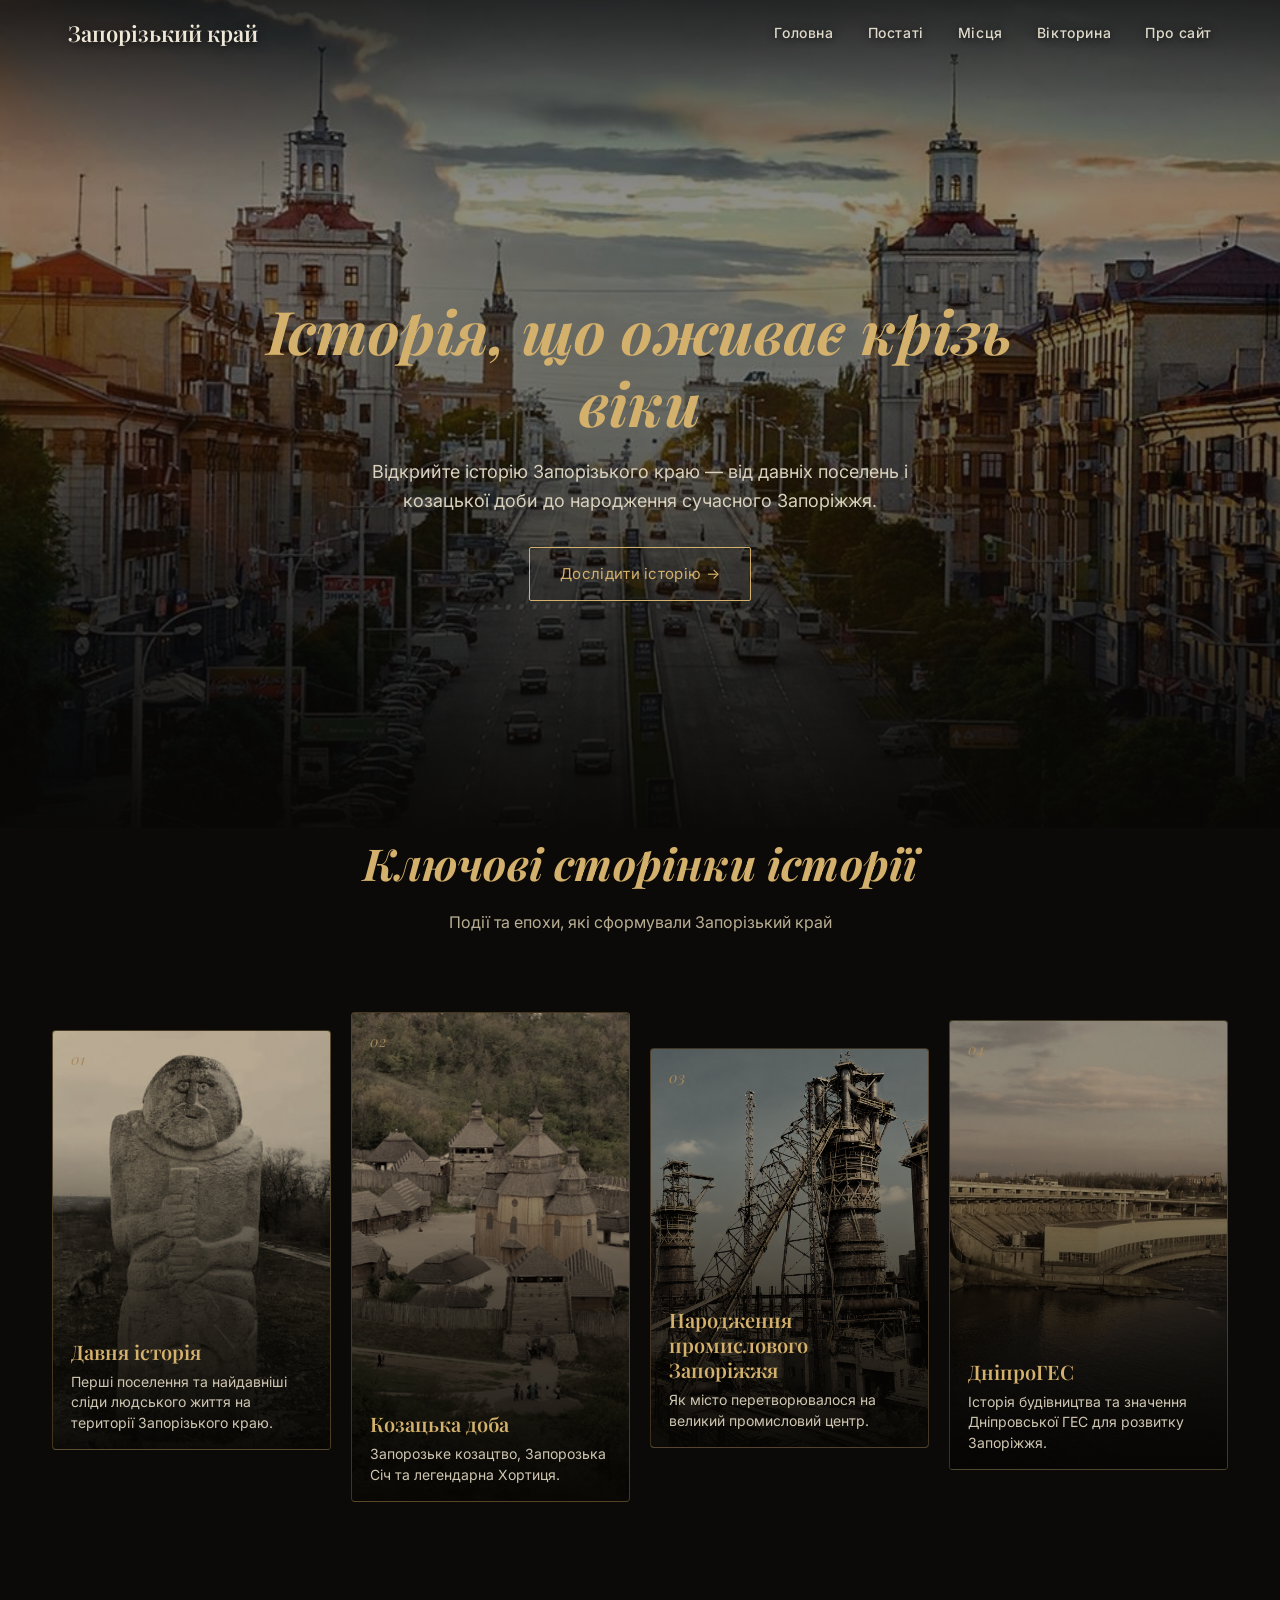
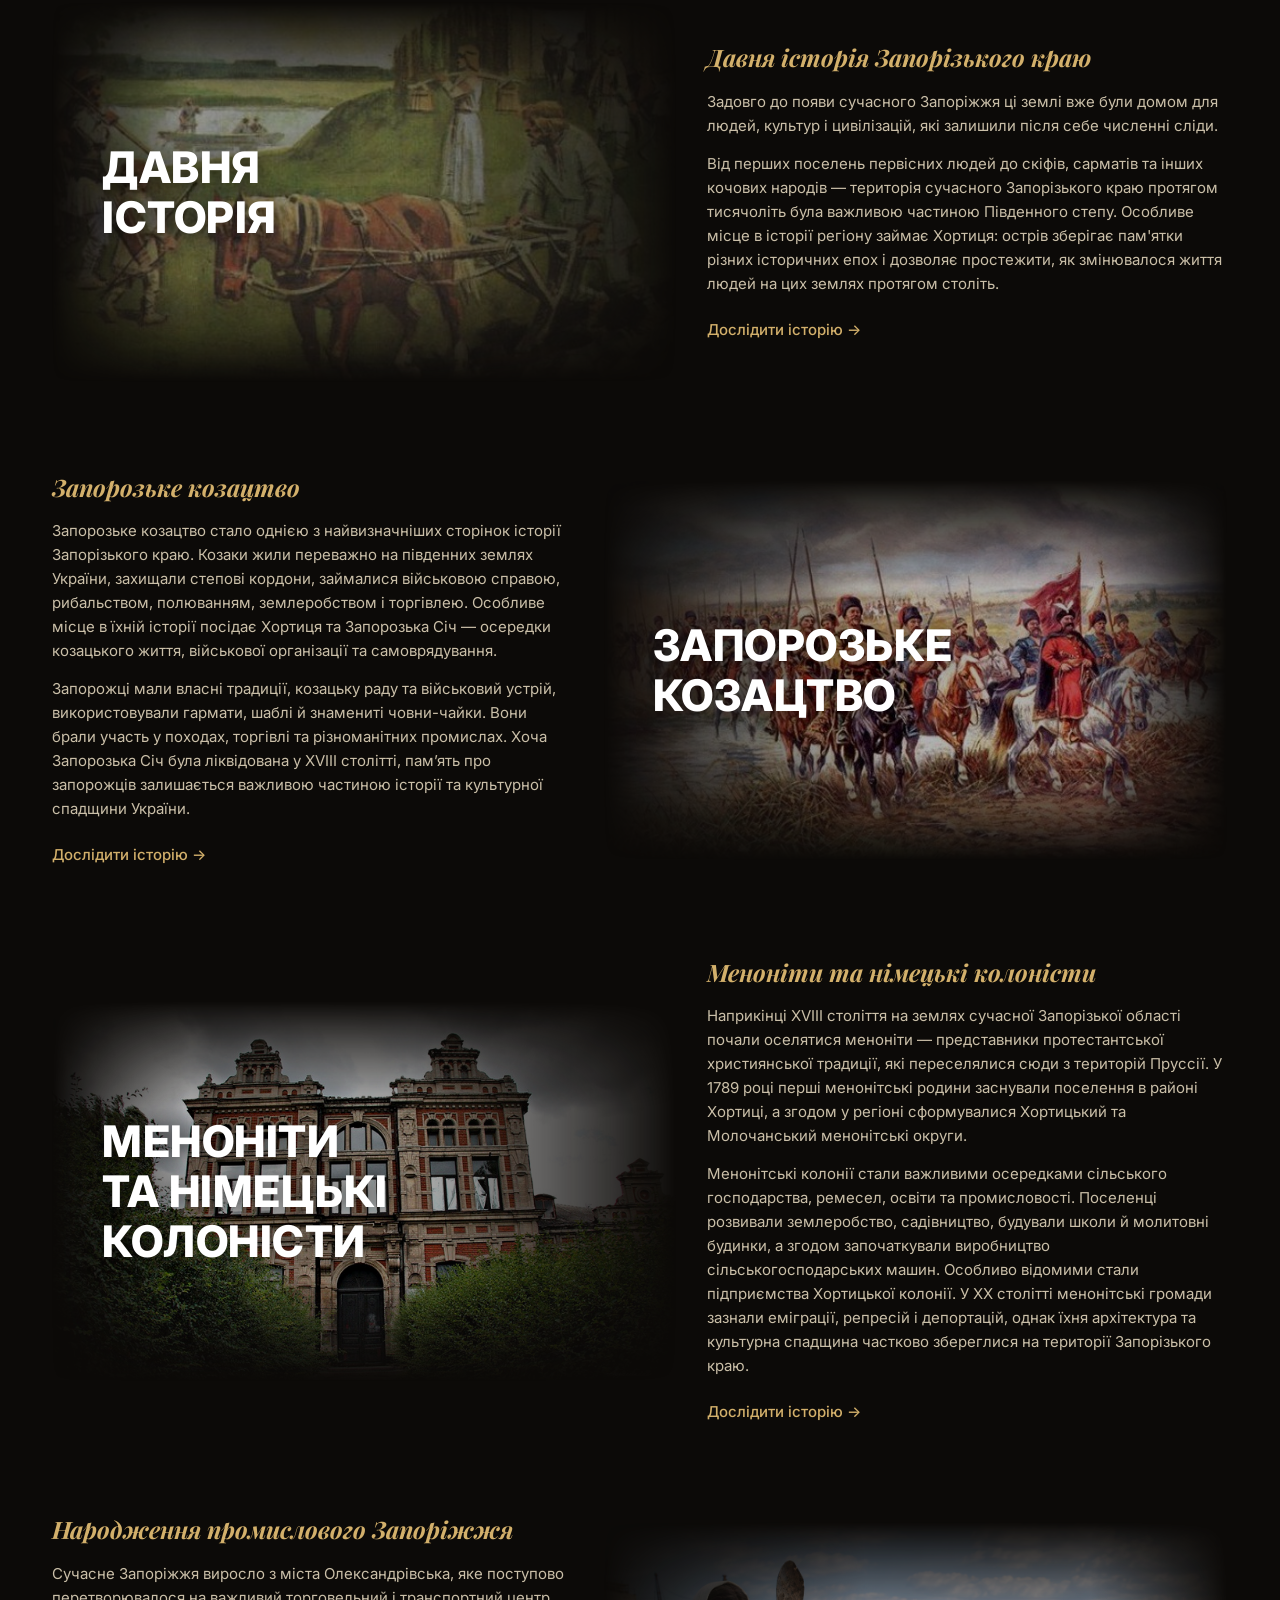
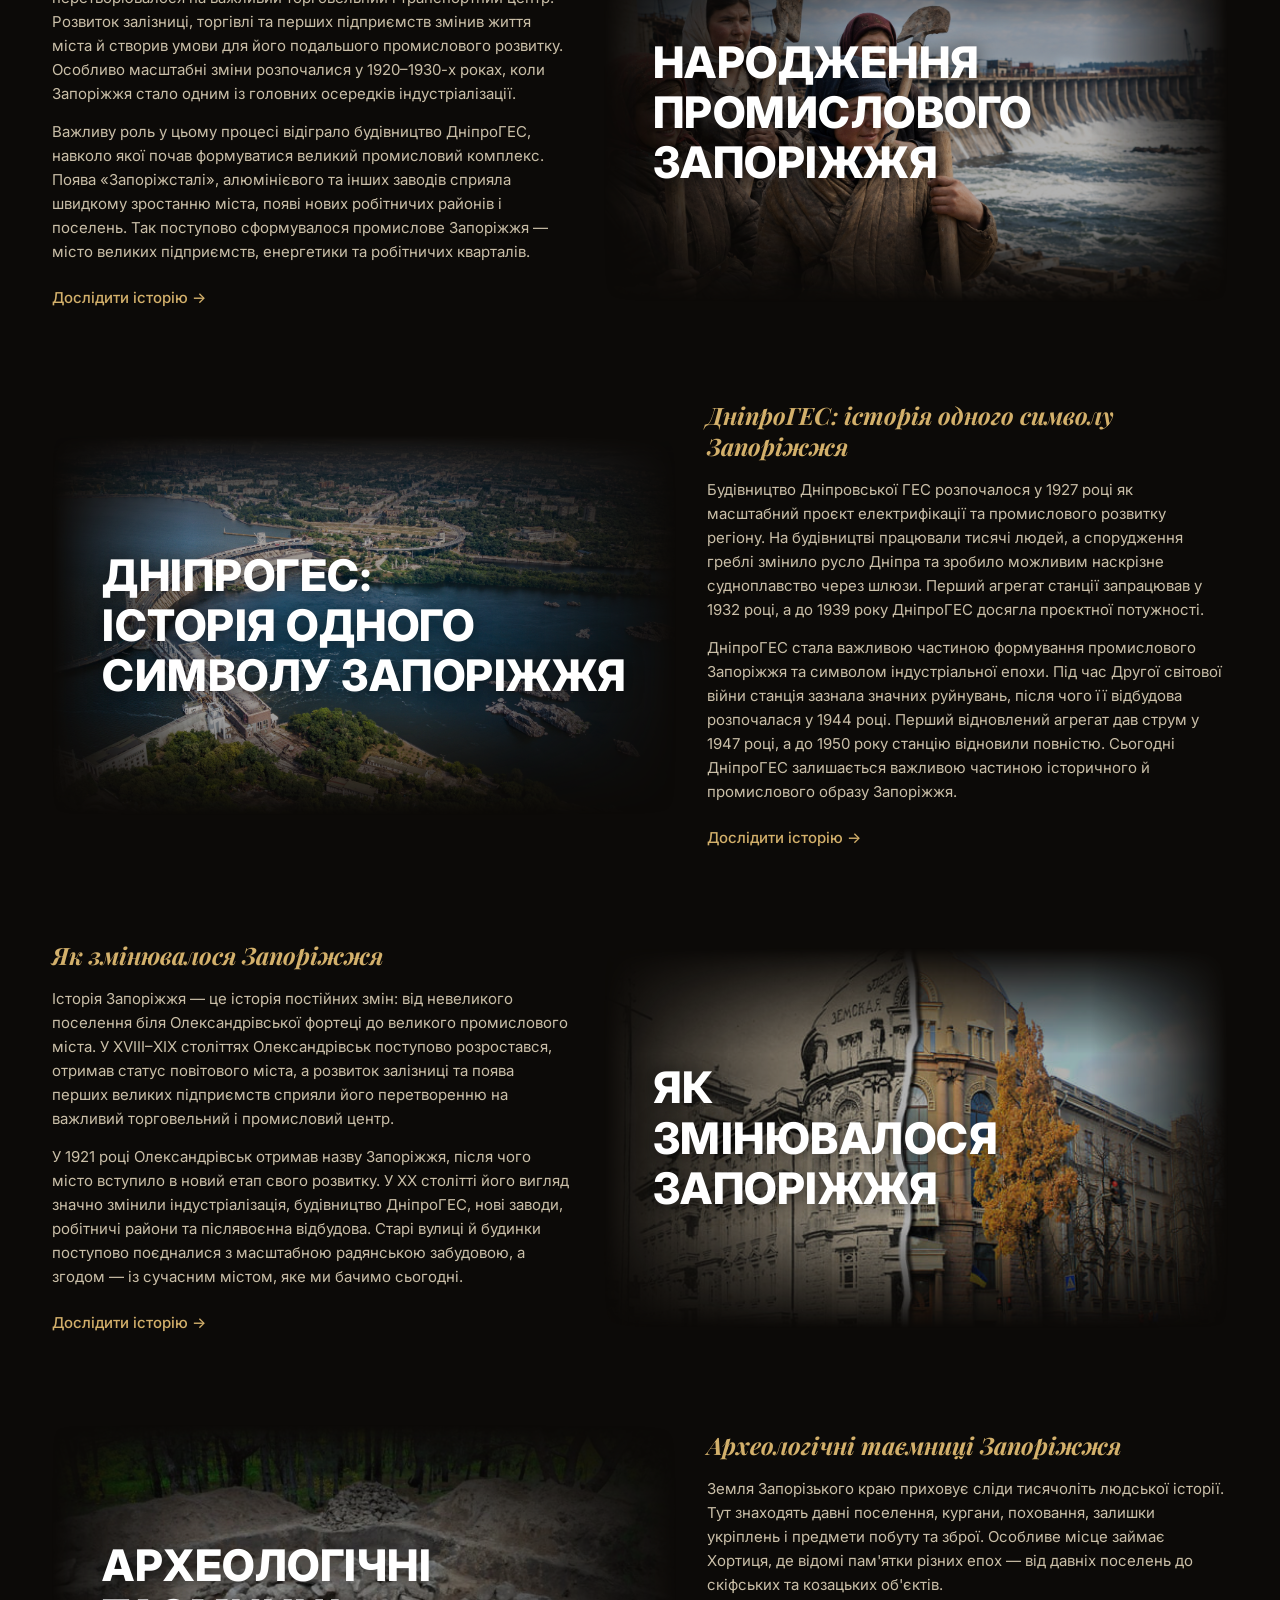
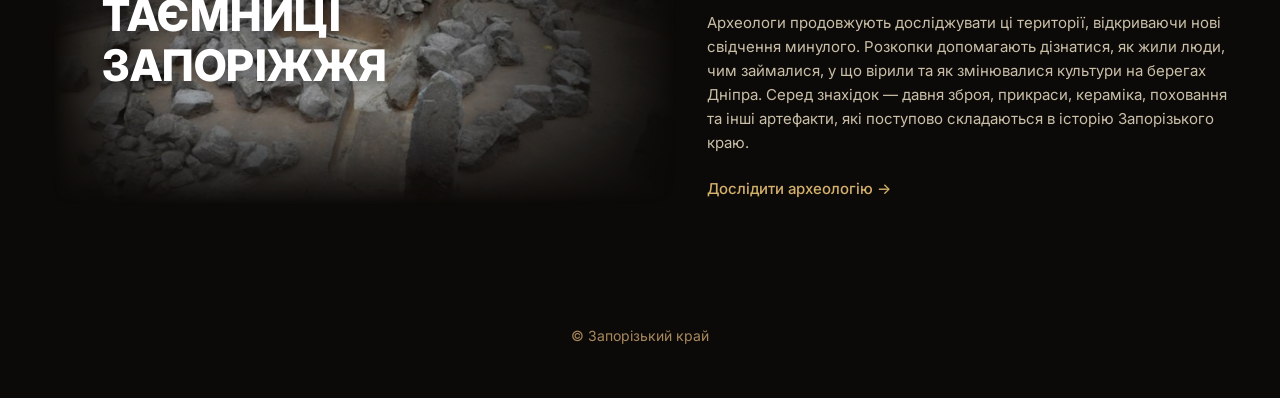
<file: index.html>
<!doctype html>
<html lang="uk">
  <head>
    <meta charset="UTF-8" />
    <meta
      name="viewport"
      content="width=device-width, initial-scale=1, viewport-fit=cover"
    />
    <title>Запорізький край — Історія, що оживає крізь віки</title>
    <link rel="preconnect" href="https://fonts.googleapis.com" />
    <link rel="preconnect" href="https://fonts.gstatic.com" crossorigin />
    <link
      href="https://fonts.googleapis.com/css2?family=Playfair+Display:ital,wght@0,600;0,700;1,600&family=Inter:wght@400;500;600;800&display=swap"
      rel="stylesheet"
    />
    <link rel="stylesheet" href="./Assets/Styles/index.css" />
    <link rel="stylesheet" href="./Assets/Styles/ham-menu.css" />
    <link rel="stylesheet" href="./Assets/Styles/button-up.css" />
    <script src="./Scripts/button-up.js" defer></script>
    <script src="./Scripts/ham-menu.js" defer></script>
    <script src="./Scripts/button-up.js" defer></script>
  </head>
  <body>
    <header class="hero-photo">
      <!-- Мобільне меню -->
      <div class="off-screen-menu">
        <ul>
          <li><a href="./index.html">Головна</a></li>
          <li><a href="./Assets/Pages/figures.html">Постаті</a></li>
          <li><a href="./Assets/Pages/places.html">Місця</a></li>
          <li><a href="./Assets/Pages/quiz.html">Вікторина</a></li>
          <li><a href="./Assets/Pages/pro-sayt.html">Про сайт</a></li>
        </ul>
      </div>

      <!-- Бургер -->
      <nav class="mobile-nav">
        <div class="ham-menu">
          <span></span>
          <span></span>
          <span></span>
        </div>
      </nav>

      <div class="wrap">
        <nav class="desktop-nav">
          <a class="brand" href="./index.html">Запорізький край</a>
          <div class="navlinks">
            <a href="./index.html">Головна</a>
            <a href="./Assets/Pages/figures.html">Постаті</a>
            <a href="./Assets/Pages/places.html">Місця</a>
            <a href="./Assets/Pages/quiz.html">Вікторина</a>
            <a href="./Assets/Pages/pro-sayt.html">Про сайт</a>
          </div>
        </nav>
      </div>
      <div class="hero-copy">
        <h1>Історія, що оживає крізь віки</h1>
        <p>
          Відкрийте історію Запорізького краю — від давніх поселень і козацької
          доби до народження сучасного Запоріжжя.
        </p>
        <a href="#history" class="hero-btn">Дослідити історію →</a>
      </div>
    </header>

    <section id="history" class="wrap">
      <div class="section-head">
        <h2>Ключові сторінки історії</h2>
        <p>Події та епохи, які сформували Запорізький край</p>
      </div>
      <div class="cards">
        <a class="card c1" href="#davnya"
          ><div class="ph"></div>
          <div class="shade"></div>
          <span class="num">01</span>
          <div class="cap">
            <h3>Давня історія</h3>
            <p>
              Перші поселення та найдавніші сліди людського життя на території
              Запорізького краю.
            </p>
          </div></a
        >
        <a class="card c2" href="#kozatstvo"
          ><div class="ph"></div>
          <div class="shade"></div>
          <span class="num">02</span>
          <div class="cap">
            <h3>Козацька доба</h3>
            <p>Запорозьке козацтво, Запорозька Січ та легендарна Хортиця.</p>
          </div></a
        >
        <a class="card c3" href="#promyslove"
          ><div class="ph"></div>
          <div class="shade"></div>
          <span class="num">03</span>
          <div class="cap">
            <h3>Народження промислового Запоріжжя</h3>
            <p>Як місто перетворювалося на великий промисловий центр.</p>
          </div></a
        >
        <a class="card c4" href="#dniprohes"
          ><div class="ph"></div>
          <div class="shade"></div>
          <span class="num">04</span>
          <div class="cap">
            <h3>ДніпроГЕС</h3>
            <p>
              Історія будівництва та значення Дніпровської ГЕС для розвитку
              Запоріжжя.
            </p>
          </div></a
        >
      </div>
    </section>

    <div class="wrap">
      <div class="split" id="davnya">
        <div class="split-photo">
          <h2>Давня<br />історія</h2>
        </div>
        <div class="split-text">
          <h3>Давня історія Запорізького краю</h3>
          <p>
            Задовго до появи сучасного Запоріжжя ці землі вже були домом для
            людей, культур і цивілізацій, які залишили після себе численні
            сліди.
          </p>
          <p>
            Від перших поселень первісних людей до скіфів, сарматів та інших
            кочових народів — територія сучасного Запорізького краю протягом
            тисячоліть була важливою частиною Південного степу. Особливе місце в
            історії регіону займає Хортиця: острів зберігає пам'ятки різних
            історичних епох і дозволяє простежити, як змінювалося життя людей на
            цих землях протягом століть.
          </p>
          <a class="link" href="./Assets/Pages/ancient-history.html"
            >Дослідити історію</a
          >
        </div>
      </div>
    </div>

    <div class="wrap">
      <div class="split split--reverse" id="kozatstvo">
        <div class="split-text">
          <h3>Запорозьке козацтво</h3>
          <p>
            Запорозьке козацтво стало однією з найвизначніших сторінок історії
            Запорізького краю. Козаки жили переважно на південних землях
            України, захищали степові кордони, займалися військовою справою,
            рибальством, полюванням, землеробством і торгівлею. Особливе місце в
            їхній історії посідає Хортиця та Запорозька Січ — осередки
            козацького життя, військової організації та самоврядування.
          </p>
          <p>
            Запорожці мали власні традиції, козацьку раду та військовий устрій,
            використовували гармати, шаблі й знамениті човни-чайки. Вони брали
            участь у походах, торгівлі та різноманітних промислах. Хоча
            Запорозька Січ була ліквідована у XVIII столітті, пам’ять про
            запорожців залишається важливою частиною історії та культурної
            спадщини України.
          </p>
          <a class="link" href="./Assets/Pages/cossack.html"
            >Дослідити історію</a
          >
        </div>
        <div class="split-photo">
          <h2>Запорозьке<br />козацтво</h2>
        </div>
      </div>
    </div>

    <div class="wrap">
      <div class="split split--menoniti">
        <div class="split-photo">
          <h2>Меноніти<br />та німецькі<br />колоністи</h2>
        </div>
        <div class="split-text">
          <h3>Меноніти та німецькі колоністи</h3>
          <p>
            Наприкінці XVIII століття на землях сучасної Запорізької області
            почали оселятися меноніти — представники протестантської
            християнської традиції, які переселялися сюди з територій Пруссії. У
            1789 році перші менонітські родини заснували поселення в районі
            Хортиці, а згодом у регіоні сформувалися Хортицький та Молочанський
            менонітські округи.
          </p>
          <p>
            Менонітські колонії стали важливими осередками сільського
            господарства, ремесел, освіти та промисловості. Поселенці розвивали
            землеробство, садівництво, будували школи й молитовні будинки, а
            згодом започаткували виробництво сільськогосподарських машин.
            Особливо відомими стали підприємства Хортицької колонії. У XX
            столітті менонітські громади зазнали еміграції, репресій і
            депортацій, однак їхня архітектура та культурна спадщина частково
            збереглися на території Запорізького краю.
          </p>
          <a class="link" href="./Assets/Pages/mennonites.html"
            >Дослідити історію</a
          >
        </div>
      </div>
    </div>

    <div class="wrap">
      <div class="split split--reverse split--promyslove" id="promyslove">
        <div class="split-text">
          <h3>Народження промислового Запоріжжя</h3>
          <p>
            Сучасне Запоріжжя виросло з міста Олександрівська, яке поступово
            перетворювалося на важливий торговельний і транспортний центр.
            Розвиток залізниці, торгівлі та перших підприємств змінив життя
            міста й створив умови для його подальшого промислового розвитку.
            Особливо масштабні зміни розпочалися у 1920–1930-х роках, коли
            Запоріжжя стало одним із головних осередків індустріалізації.
          </p>
          <p>
            Важливу роль у цьому процесі відіграло будівництво ДніпроГЕС,
            навколо якої почав формуватися великий промисловий комплекс. Поява
            «Запоріжсталі», алюмінієвого та інших заводів сприяла швидкому
            зростанню міста, появі нових робітничих районів і поселень. Так
            поступово сформувалося промислове Запоріжжя — місто великих
            підприємств, енергетики та робітничих кварталів.
          </p>
          <a class="link" href="./Assets/Pages/industrial-zaporizhzhia.html"
            >Дослідити історію</a
          >
        </div>
        <div class="split-photo">
          <h2>Народження<br />промислового<br />Запоріжжя</h2>
        </div>
      </div>
    </div>

    <div class="wrap">
      <div class="split split--dniprohes" id="dniprohes">
        <div class="split-photo">
          <h2>ДніпроГЕС:<br />історія одного<br />символу Запоріжжя</h2>
        </div>
        <div class="split-text">
          <h3>ДніпроГЕС: історія одного символу Запоріжжя</h3>
          <p>
            Будівництво Дніпровської ГЕС розпочалося у 1927 році як масштабний
            проєкт електрифікації та промислового розвитку регіону. На
            будівництві працювали тисячі людей, а спорудження греблі змінило
            русло Дніпра та зробило можливим наскрізне судноплавство через
            шлюзи. Перший агрегат станції запрацював у 1932 році, а до 1939 року
            ДніпроГЕС досягла проєктної потужності.
          </p>
          <p>
            ДніпроГЕС стала важливою частиною формування промислового Запоріжжя
            та символом індустріальної епохи. Під час Другої світової війни
            станція зазнала значних руйнувань, після чого її відбудова
            розпочалася у 1944 році. Перший відновлений агрегат дав струм у 1947
            році, а до 1950 року станцію відновили повністю. Сьогодні ДніпроГЕС
            залишається важливою частиною історичного й промислового образу
            Запоріжжя.
          </p>
          <a class="link" href="./Assets/Pages/dnipro-ges.html"
            >Дослідити історію</a
          >
        </div>
      </div>
    </div>

    <div class="wrap">
      <div class="split split--reverse split--zminy">
        <div class="split-text">
          <h3>Як змінювалося Запоріжжя</h3>
          <p>
            Історія Запоріжжя — це історія постійних змін: від невеликого
            поселення біля Олександрівської фортеці до великого промислового
            міста. У XVIII–XIX століттях Олександрівськ поступово розростався,
            отримав статус повітового міста, а розвиток залізниці та поява
            перших великих підприємств сприяли його перетворенню на важливий
            торговельний і промисловий центр.
          </p>
          <p>
            У 1921 році Олександрівськ отримав назву Запоріжжя, після чого місто
            вступило в новий етап свого розвитку. У XX столітті його вигляд
            значно змінили індустріалізація, будівництво ДніпроГЕС, нові заводи,
            робітничі райони та післявоєнна відбудова. Старі вулиці й будинки
            поступово поєдналися з масштабною радянською забудовою, а згодом —
            із сучасним містом, яке ми бачимо сьогодні.
          </p>
          <a class="link" href="./Assets/Pages/change-of-zaporizhzia.html"
            >Дослідити історію</a
          >
        </div>
        <div class="split-photo">
          <h2>Як<br />змінювалося<br />Запоріжжя</h2>
        </div>
      </div>
    </div>

    <div class="wrap">
      <div class="split split--arheo">
        <div class="split-photo">
          <h2>Археологічні<br />таємниці<br />Запоріжжя</h2>
        </div>
        <div class="split-text">
          <h3>Археологічні таємниці Запоріжжя</h3>
          <p>
            Земля Запорізького краю приховує сліди тисячоліть людської історії.
            Тут знаходять давні поселення, кургани, поховання, залишки укріплень
            і предмети побуту та зброї. Особливе місце займає Хортиця, де відомі
            пам'ятки різних епох — від давніх поселень до скіфських та козацьких
            об'єктів.
          </p>
          <p>
            Археологи продовжують досліджувати ці території, відкриваючи нові
            свідчення минулого. Розкопки допомагають дізнатися, як жили люди,
            чим займалися, у що вірили та як змінювалися культури на берегах
            Дніпра. Серед знахідок — давня зброя, прикраси, кераміка, поховання
            та інші артефакти, які поступово складаються в історію Запорізького
            краю.
          </p>
          <a class="link" href="./Assets/Pages/archeology.html"
            >Дослідити археологію</a
          >
        </div>
      </div>
    </div>

    <button id="button-up" title="button-up">&#8593;</button>

    <footer>© Запорізький край</footer>
  </body>
</html>
</file>
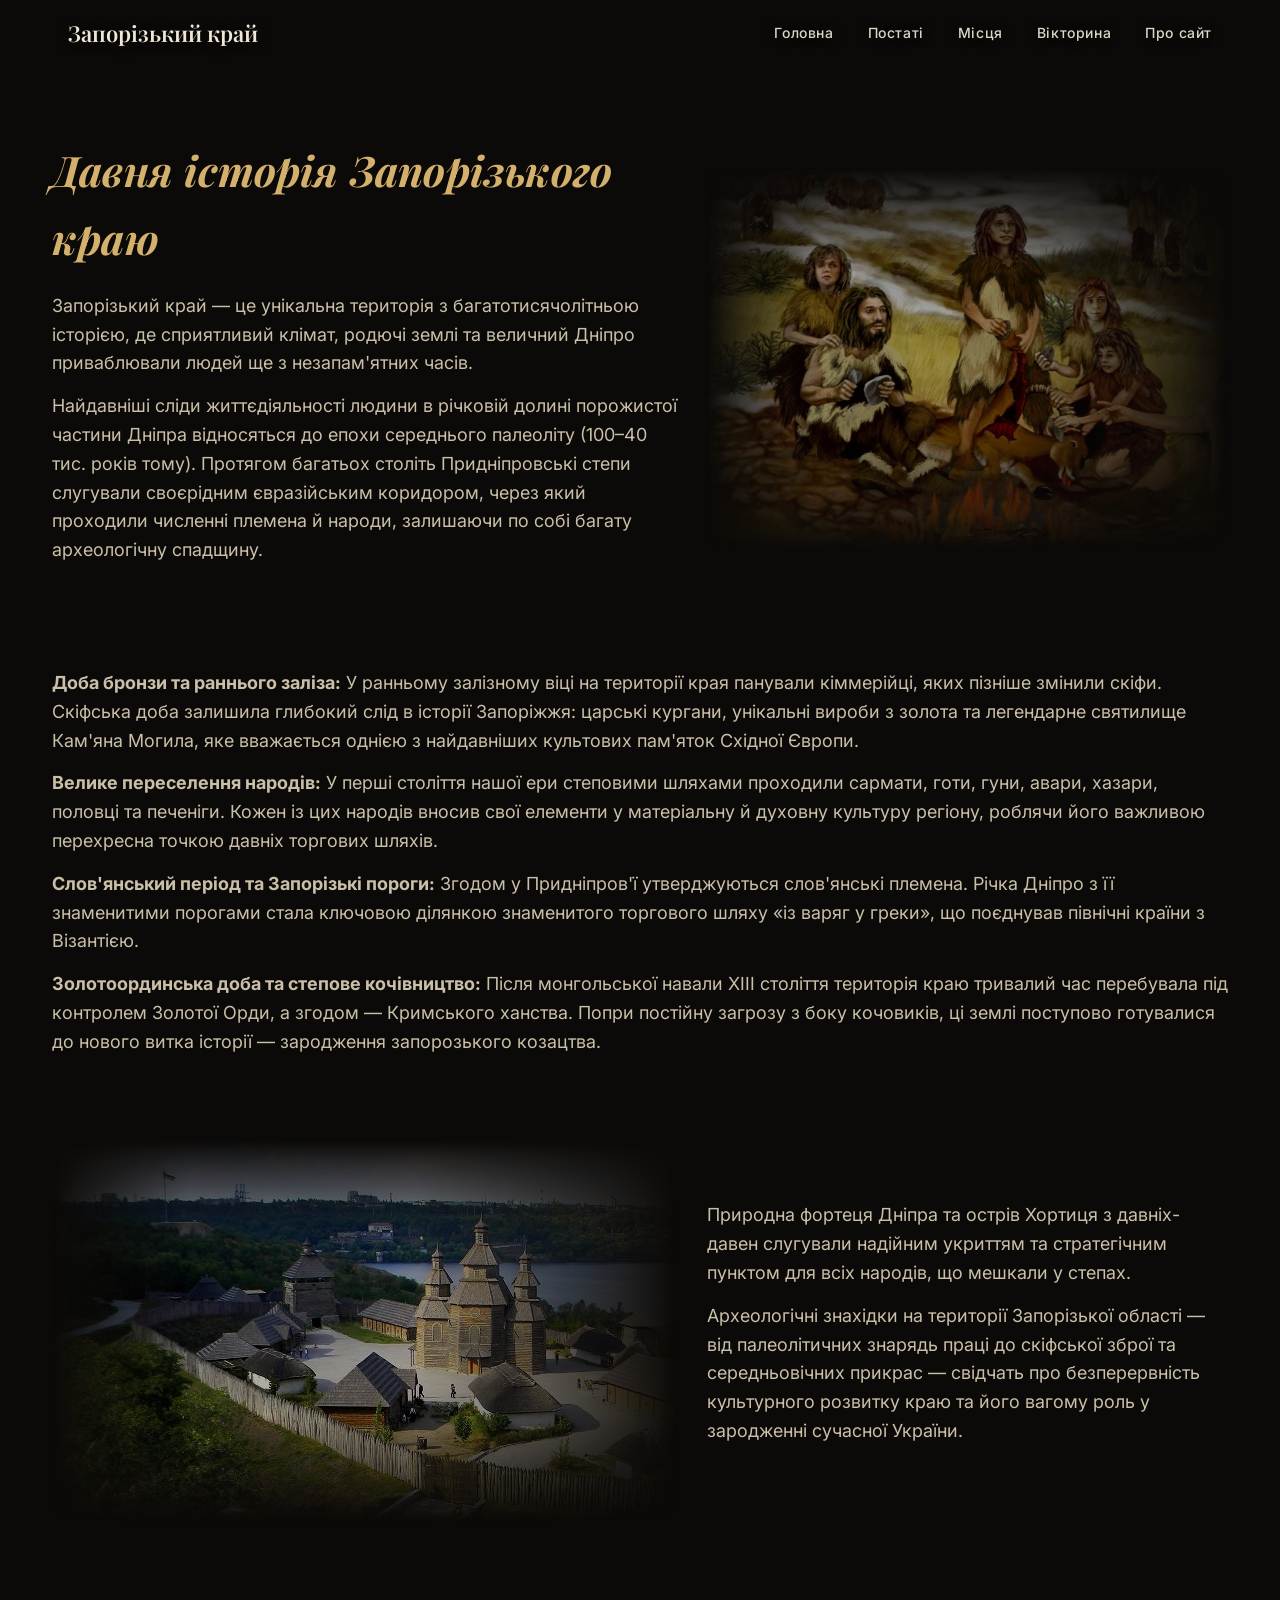
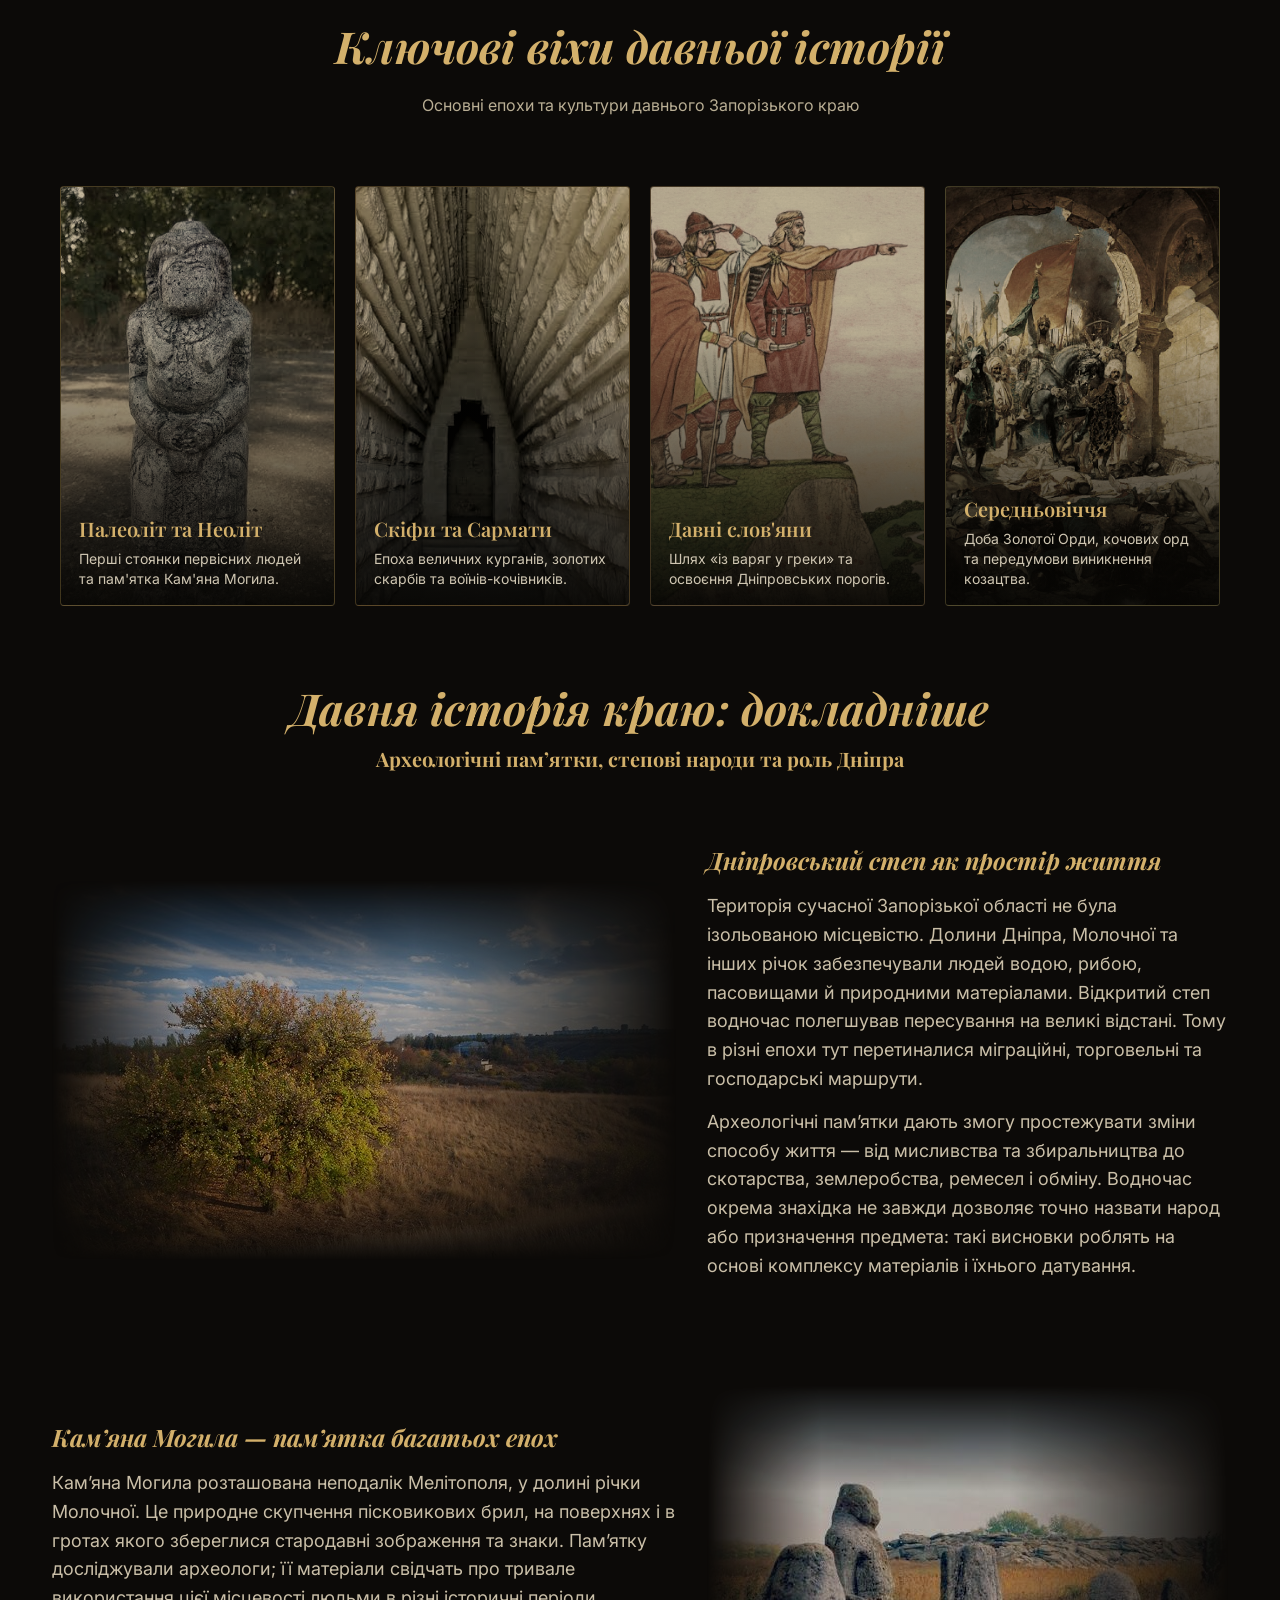
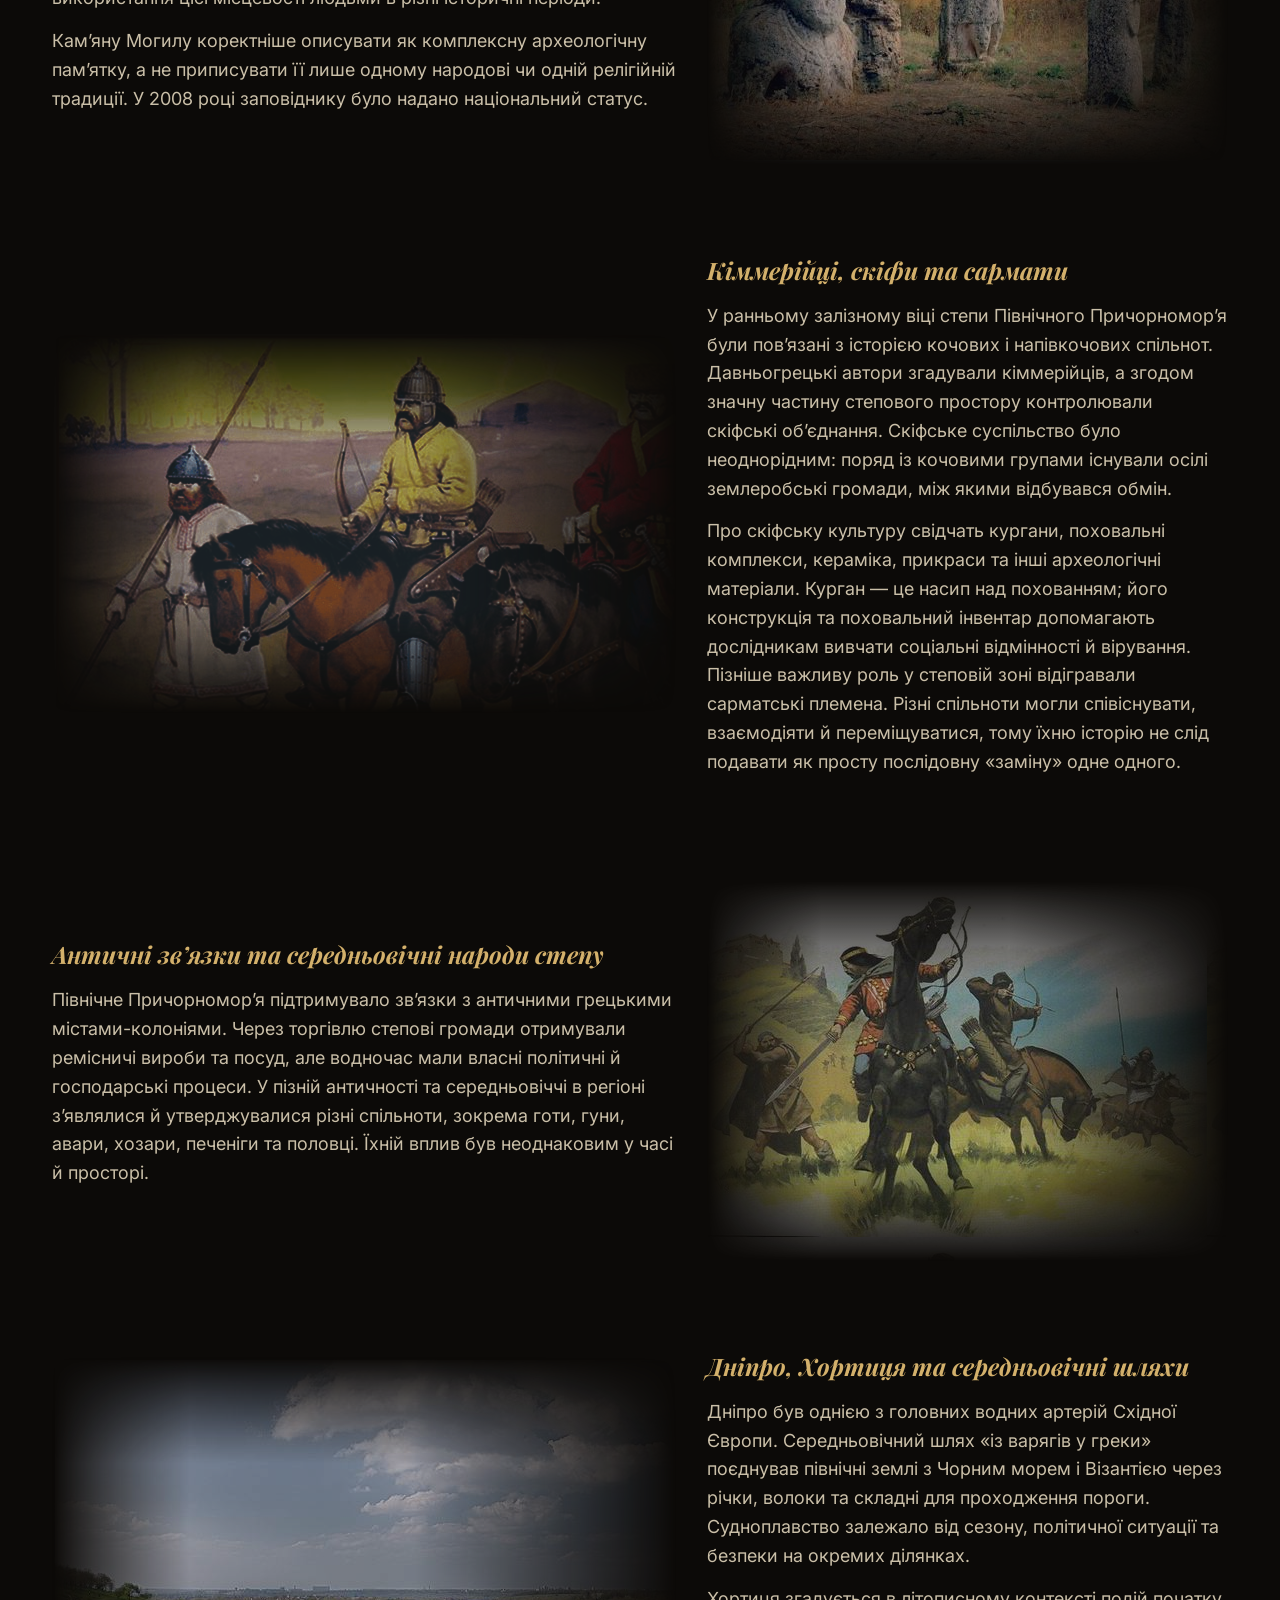
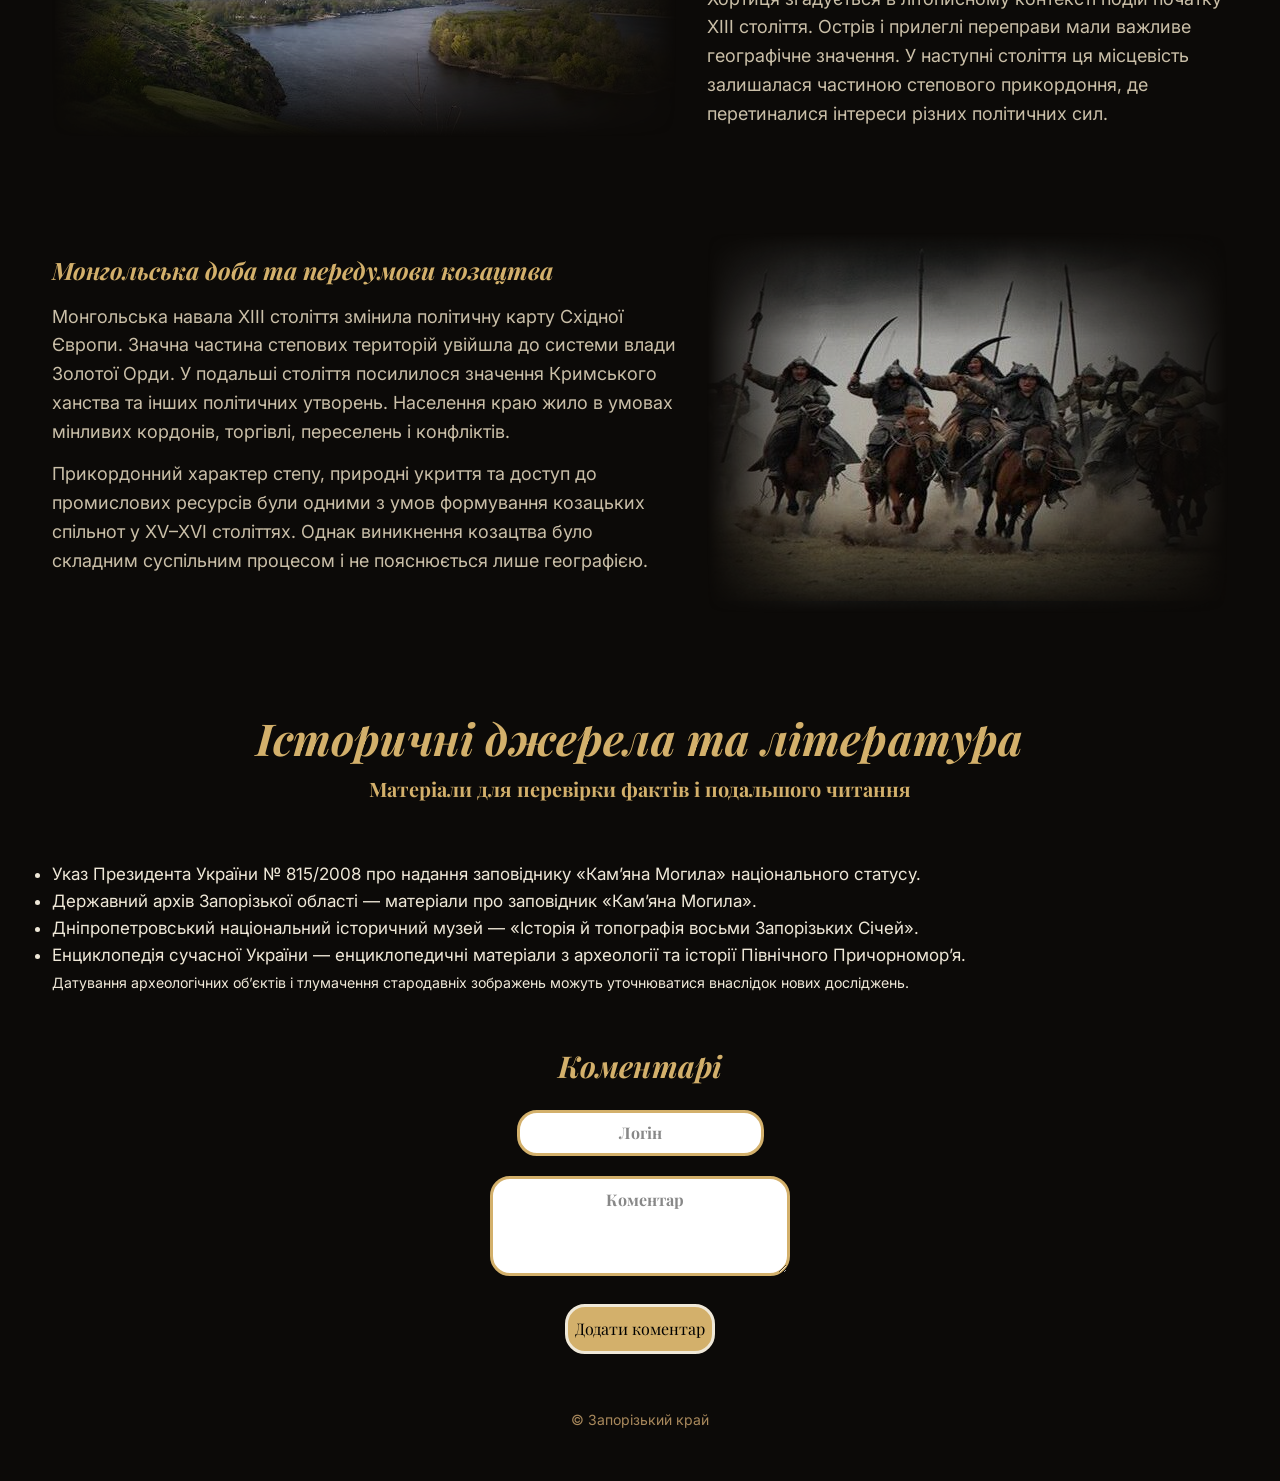
<file: Assets/Pages/ancient-history.html>
<!doctype html>
<html lang="uk">
  <head>
    <meta charset="UTF-8" />
    <meta
      name="viewport"
      content="width=device-width, initial-scale=1, viewport-fit=cover"
    />
    <title>Давня історія Запорізького краю</title>
    <link rel="preconnect" href="https://fonts.googleapis.com" />
    <link rel="preconnect" href="https://fonts.gstatic.com" crossorigin />
    <link
      href="https://fonts.googleapis.com/css2?family=Playfair+Display:ital,wght@0,600;0,700;1,600&family=Inter:wght@400;500;600;800&display=swap"
      rel="stylesheet"
    />
    <link rel="stylesheet" href="../Styles/ancient-histort.css" />
    <link rel="stylesheet" href="../Styles/ham-menu.css" />
    <link rel="stylesheet" href="../Styles/button-up.css" />
    <script src="../../Scripts/comments.js" defer></script>
    <script src="../../Scripts/button-up.js" defer></script>
    <script src="../../Scripts/ham-menu.js" defer></script>
  </head>
  <body data-page="ancient-history">
    <header>
      <!-- Мобільне меню -->
      <div class="off-screen-menu">
        <ul>
          <li><a href="../../index.html">Головна</a></li>
          <li><a href="./figures.html">Постаті</a></li>
          <li><a href="./places.html">Місця</a></li>
          <li><a href="./quiz.html">Вікторина</a></li>
          <li><a href="./pro-sayt.html">Про сайт</a></li>
        </ul>
      </div>

      <!-- Бургер -->
      <nav class="mobile-nav">
        <div class="ham-menu">
          <span></span>
          <span></span>
          <span></span>
        </div>
      </nav>

      <div class="wrap">
        <nav class="desktop-nav">
          <a class="brand" href="../../index.html">Запорізький край</a>
          <div class="navlinks">
            <a href="../../index.html">Головна</a>
            <a href="./figures.html">Постаті</a>
            <a href="./places.html">Місця</a>
            <a href="./quiz.html">Вікторина</a>
            <a href="./pro-sayt.html">Про сайт</a>
          </div>
        </nav>
      </div>
    </header>

    <div class="wrap">
      <div class="split">
        <div class="split-text">
          <h1>Давня історія Запорізького краю</h1>
          <p>
            Запорізький край — це унікальна територія з багатотисячолітньою
            історією, де сприятливий клімат, родючі землі та величний Дніпро
            приваблювали людей ще з незапам'ятних часів.
          </p>
          <p>
            Найдавніші сліди життєдіяльності людини в річковій долині порожистої
            частини Дніпра відносяться до епохи середнього палеоліту (100–40
            тис. років тому). Протягом багатьох століть Придніпровські степи
            слугували своєрідним євразійським коридором, через який проходили
            численні племена й народи, залишаючи по собі багату археологічну
            спадщину.
          </p>
        </div>
        <div class="split-photo first-photo"></div>
      </div>
    </div>

    <div class="wrap">
      <div class="split-text">
        <p>
          <strong>Доба бронзи та раннього заліза:</strong> У ранньому залізному
          віці на території края панували кіммерійці, яких пізніше змінили
          скіфи. Скіфська доба залишила глибокий слід в історії Запоріжжя:
          царські кургани, унікальні вироби з золота та легендарне святилище
          Кам'яна Могила, яке вважається однією з найдавніших культових пам'яток
          Східної Європи.
        </p>
        <p>
          <strong>Велике переселення народів:</strong> У перші століття нашої
          ери степовими шляхами проходили сармати, готи, гуни, авари, хазари,
          половці та печеніги. Кожен із цих народів вносив свої елементи у
          матеріальну й духовну культуру регіону, роблячи його важливою
          перехресна точкою давніх торгових шляхів.
        </p>
        <p>
          <strong>Слов'янський період та Запорізькі пороги:</strong> Згодом у
          Придніпров'ї утверджуються слов'янські племена. Річка Дніпро з її
          знаменитими порогами стала ключовою ділянкою знаменитого торгового
          шляху «із варяг у греки», що поєднував північні країни з Візантією.
        </p>
        <p>
          <strong>Золотоординська доба та степове кочівництво:</strong> Після
          монгольської навали XIII століття територія краю тривалий час
          перебувала під контролем Золотої Орди, а згодом — Кримського ханства.
          Попри постійну загрозу з боку кочовиків, ці землі поступово готувалися
          до нового витка історії — зародження запорозького козацтва.
        </p>
      </div>
    </div>

    <div class="wrap">
      <div class="split">
        <div class="split-photo second-photo"></div>
        <div class="split-text">
          <p>
            Природна фортеця Дніпра та острів Хортиця з давніх-давен слугували
            надійним укриттям та стратегічним пунктом для всіх народів, що
            мешкали у степах.
          </p>
          <p>
            Археологічні знахідки на території Запорізької області — від
            палеолітичних знарядь праці до скіфської зброї та середньовічних
            прикрас — свідчать про безперервність культурного розвитку краю та
            його вагому роль у зародженні сучасної України.
          </p>
        </div>
      </div>
    </div>

    <section id="history" class="wrap">
      <div class="section-head">
        <h2>Ключові віхи давньої історії</h2>
        <p>Основні епохи та культури давнього Запорізького краю</p>
      </div>
      <div class="cards">
        <div class="card c1">
          <div class="ph"></div>
          <div class="shade"></div>
          <div class="cap">
            <h3>Палеоліт та Неоліт</h3>
            <p>Перші стоянки первісних людей та пам'ятка Кам'яна Могила.</p>
          </div>
        </div>
        <div class="card c2">
          <div class="ph"></div>
          <div class="shade"></div>
          <div class="cap">
            <h3>Скіфи та Сармати</h3>
            <p>
              Епоха величних курганів, золотих скарбів та воїнів-кочівників.
            </p>
          </div>
        </div>
        <div class="card c3">
          <div class="ph"></div>
          <div class="shade"></div>
          <div class="cap">
            <h3>Давні слов'яни</h3>
            <p>Шлях «із варяг у греки» та освоєння Дніпровських порогів.</p>
          </div>
        </div>
        <div class="card c4">
          <div class="ph"></div>
          <div class="shade"></div>
          <div class="cap">
            <h3>Середньовіччя</h3>
            <p>
              Доба Золотої Орди, кочових орд та передумови виникнення козацтва.
            </p>
          </div>
        </div>
      </div>
    </section>

    <br><br>

    <div class="section-head">
      <h2>Давня історія краю: докладніше</h2>
      <h3>Археологічні пам’ятки, степові народи та роль Дніпра</h3>
    </div>

    <div class="wrap">
      <div class="split">
        <div class="split-photo third-photo"></div>
        <div class="split-text">
          <h3>Дніпровський степ як простір життя</h3>
          <p>
            Територія сучасної Запорізької області не була ізольованою
            місцевістю. Долини Дніпра, Молочної та інших річок забезпечували
            людей водою, рибою, пасовищами й природними матеріалами. Відкритий
            степ водночас полегшував пересування на великі відстані. Тому в
            різні епохи тут перетиналися міграційні, торговельні та господарські
            маршрути.
          </p>
          <p>
            Археологічні пам’ятки дають змогу простежувати зміни способу життя —
            від мисливства та збиральництва до скотарства, землеробства, ремесел
            і обміну. Водночас окрема знахідка не завжди дозволяє точно назвати
            народ або призначення предмета: такі висновки роблять на основі
            комплексу матеріалів і їхнього датування.
          </p>
        </div>
      </div>
    </div>

    <div class="wrap">
      <div class="split">
        <div class="split-text">
          <h3>Кам’яна Могила — пам’ятка багатьох епох</h3>
          <p>
            Кам’яна Могила розташована неподалік Мелітополя, у долині річки
            Молочної. Це природне скупчення пісковикових брил, на поверхнях і в
            гротах якого збереглися стародавні зображення та знаки. Пам’ятку
            досліджували археологи; її матеріали свідчать про тривале
            використання цієї місцевості людьми в різні історичні періоди.
          </p>
          <p>
            Кам’яну Могилу коректніше описувати як комплексну археологічну
            пам’ятку, а не приписувати її лише одному народові чи одній
            релігійній традиції. У 2008 році заповіднику було надано
            національний статус.
          </p>
        </div>
        <div class="split-photo fourth-photo"></div>
      </div>
    </div>

    <div class="wrap">
      <div class="split">
        <div class="split-photo fifth-photo"></div>
        <div class="split-text">
          <h3>Кіммерійці, скіфи та сармати</h3>
          <p>
            У ранньому залізному віці степи Північного Причорномор’я були
            пов’язані з історією кочових і напівкочових спільнот. Давньогрецькі
            автори згадували кіммерійців, а згодом значну частину степового
            простору контролювали скіфські об’єднання. Скіфське суспільство було
            неоднорідним: поряд із кочовими групами існували осілі землеробські
            громади, між якими відбувався обмін.
          </p>
          <p>
            Про скіфську культуру свідчать кургани, поховальні комплекси,
            кераміка, прикраси та інші археологічні матеріали. Курган — це насип
            над похованням; його конструкція та поховальний інвентар допомагають
            дослідникам вивчати соціальні відмінності й вірування. Пізніше
            важливу роль у степовій зоні відігравали сарматські племена. Різні
            спільноти могли співіснувати, взаємодіяти й переміщуватися, тому
            їхню історію не слід подавати як просту послідовну «заміну» одне
            одного.
          </p>
        </div>
      </div>
    </div>

    <div class="wrap">
      <div class="split">
        <div class="split-text">
          <h3>Античні зв’язки та середньовічні народи степу</h3>
          <p>
            Північне Причорномор’я підтримувало зв’язки з античними грецькими
            містами-колоніями. Через торгівлю степові громади отримували
            ремісничі вироби та посуд, але водночас мали власні політичні й
            господарські процеси. У пізній античності та середньовіччі в регіоні
            з’являлися й утверджувалися різні спільноти, зокрема готи, гуни,
            авари, хозари, печеніги та половці. Їхній вплив був неоднаковим у
            часі й просторі.
          </p>
        </div>
        <div class="split-photo sixth-photo"></div>
      </div>
    </div>

    <div class="wrap">
      <div class="split">
        <div class="split-photo seventh-photo"></div>
        <div class="split-text">
          <h3>Дніпро, Хортиця та середньовічні шляхи</h3>
          <p>
            Дніпро був однією з головних водних артерій Східної Європи.
            Середньовічний шлях «із варягів у греки» поєднував північні землі з
            Чорним морем і Візантією через річки, волоки та складні для
            проходження пороги. Судноплавство залежало від сезону, політичної
            ситуації та безпеки на окремих ділянках.
          </p>
          <p>
            Хортиця згадується в літописному контексті подій початку XIII
            століття. Острів і прилеглі переправи мали важливе географічне
            значення. У наступні століття ця місцевість залишалася частиною
            степового прикордоння, де перетиналися інтереси різних політичних
            сил.
          </p>
        </div>
      </div>
    </div>

    <div class="wrap">
      <div class="split">
        <div class="split-text">
          <h3>Монгольська доба та передумови козацтва</h3>
          <p>
            Монгольська навала XIII століття змінила політичну карту Східної
            Європи. Значна частина степових територій увійшла до системи влади
            Золотої Орди. У подальші століття посилилося значення Кримського
            ханства та інших політичних утворень. Населення краю жило в умовах
            мінливих кордонів, торгівлі, переселень і конфліктів.
          </p>
          <p>
            Прикордонний характер степу, природні укриття та доступ до
            промислових ресурсів були одними з умов формування козацьких
            спільнот у XV–XVI століттях. Однак виникнення козацтва було складним
            суспільним процесом і не пояснюється лише географією.
          </p>
        </div>
        <div class="split-photo eighth-photo"></div>
      </div>
    </div>

    <section class="wrap sources">
      <div class="section-head">
        <h2>Історичні джерела та література</h2>
        <h3>Матеріали для перевірки фактів і подальшого читання</h3>
      </div>
      <ul>
        <li>
          <a
            href="https://www.president.gov.ua/documents/8152008-7906"
            target="_blank"
            rel="noopener"
            >Указ Президента України № 815/2008 про надання заповіднику «Кам’яна
            Могила» національного статусу</a
          >.
        </li>
        <li>
          <a
            href="https://archivzp.gov.ua/uk/pidzemnij-ermitazh-ukrajini"
            target="_blank"
            rel="noopener"
            >Державний архів Запорізької області — матеріали про заповідник
            «Кам’яна Могила»</a
          >.
        </li>
        <li>
          <a
            href="https://www.museum.dp.ua/uk/topographyofzaporozhyesech/"
            target="_blank"
            rel="noopener"
            >Дніпропетровський національний історичний музей — «Історія й
            топографія восьми Запорізьких Січей»</a
          >.
        </li>
        <li>
          <a href="https://esu.com.ua/" target="_blank" rel="noopener"
            >Енциклопедія сучасної України</a
          >
          — енциклопедичні матеріали з археології та історії Північного
          Причорномор’я.
        </li>
      </ul>
      <p>
        <small
          >Датування археологічних об’єктів і тлумачення стародавніх зображень
          можуть уточнюватися внаслідок нових досліджень.</small
        >
      </p>
    </section>

    <!-- Коментарі -->
    <section class="comments">
      <h2>Коментарі</h2>
      <form id="comment-form">
        <div class="form-inputs">
          <div>
            <input type="text" id="login" placeholder="Логін" required />
          </div>
          <div>
            <textarea id="comment-text" placeholder="Коментар"></textarea>
          </div>
          <div>
            <button type="submit">Додати коментар</button>
          </div>
        </div>
        <div id="comment-list"></div>
      </form>
    </section>

    <button id="button-up" title="button-up">&#8593;</button>

    <footer>© Запорізький край</footer>
  </body>
</html>
</file>
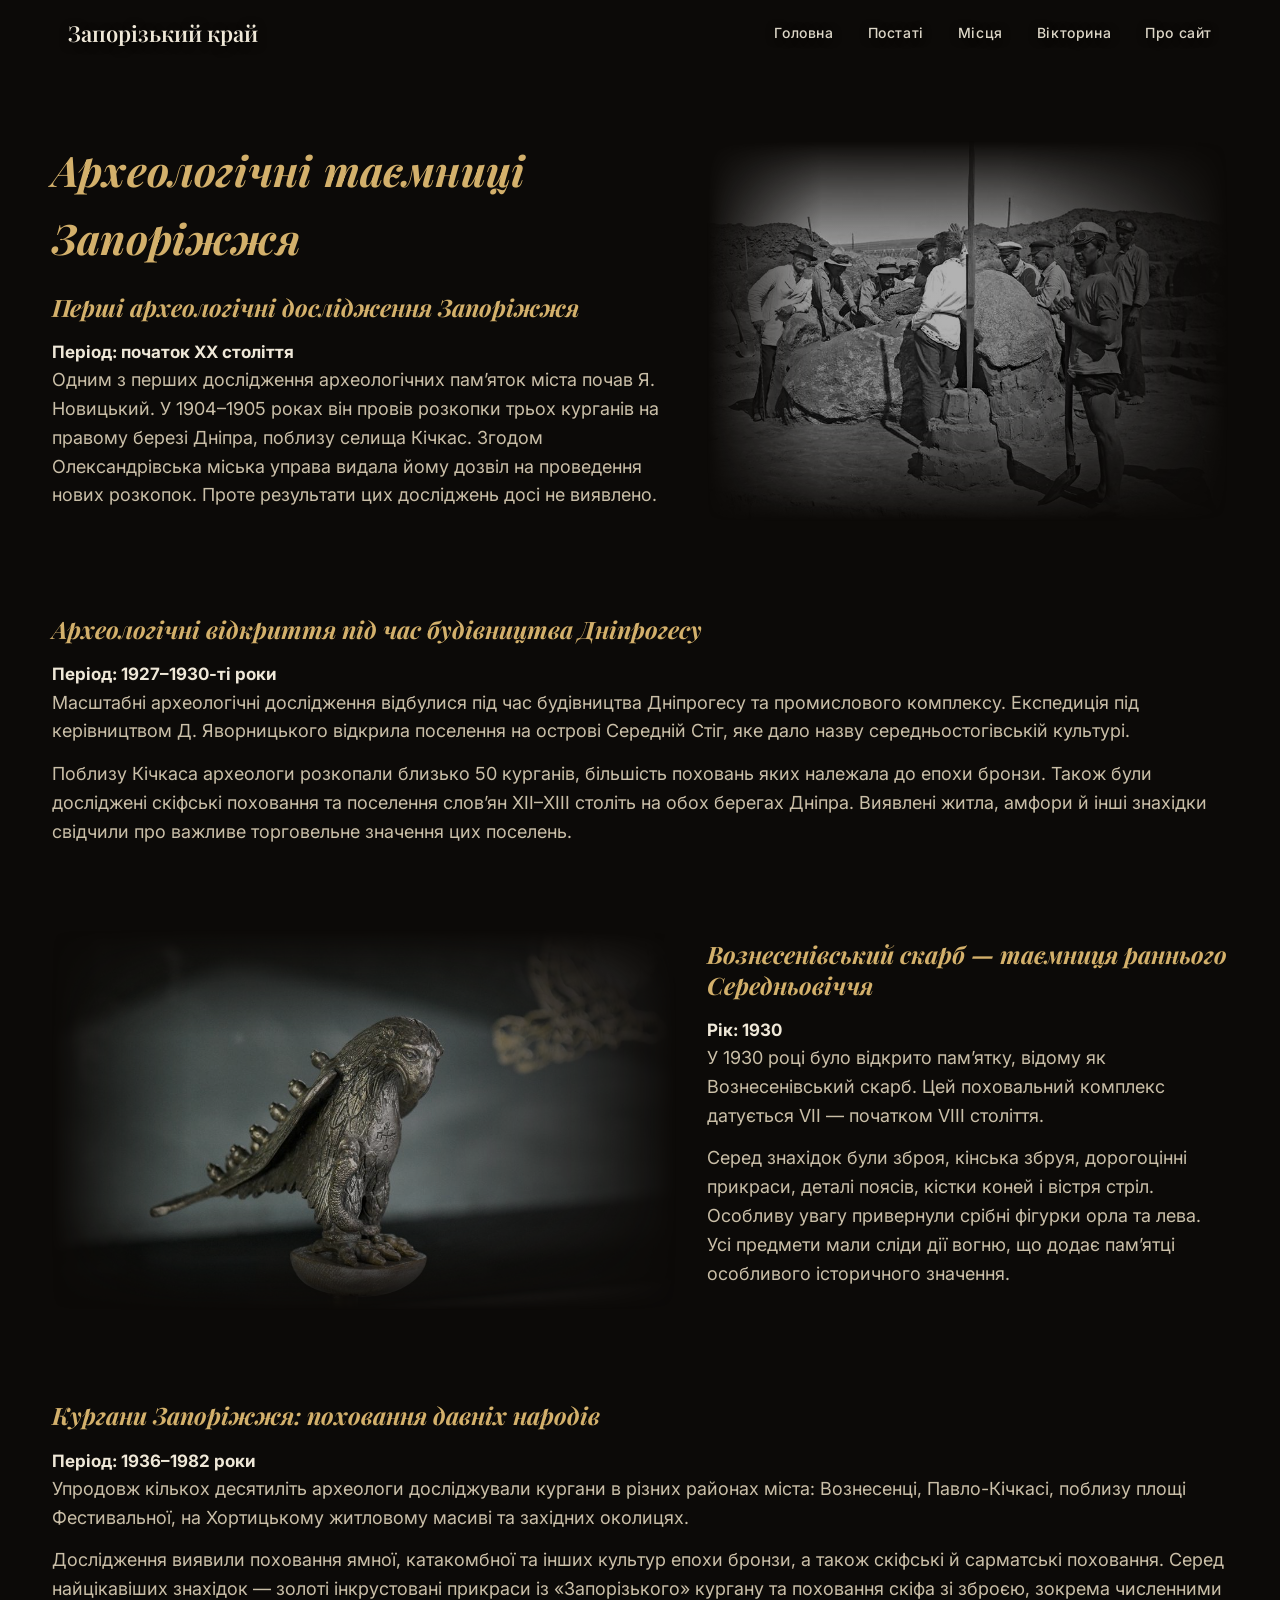
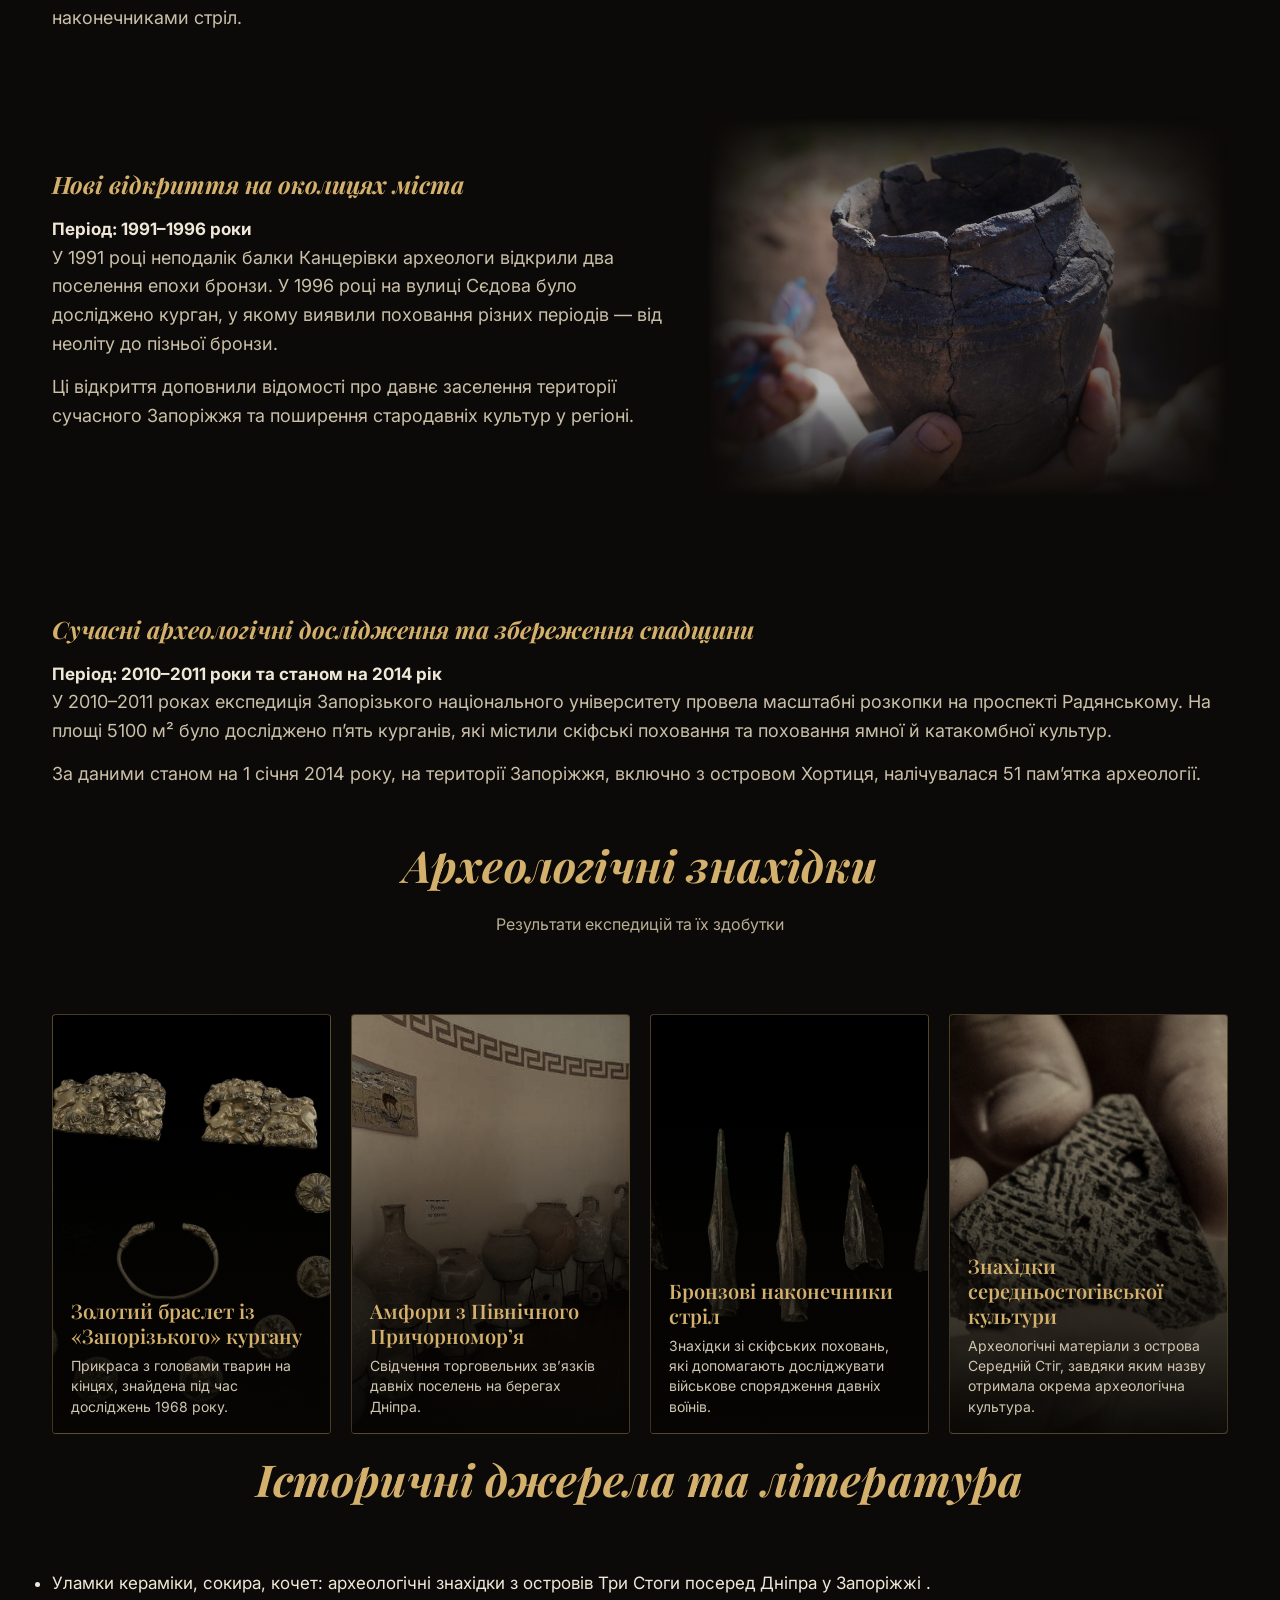
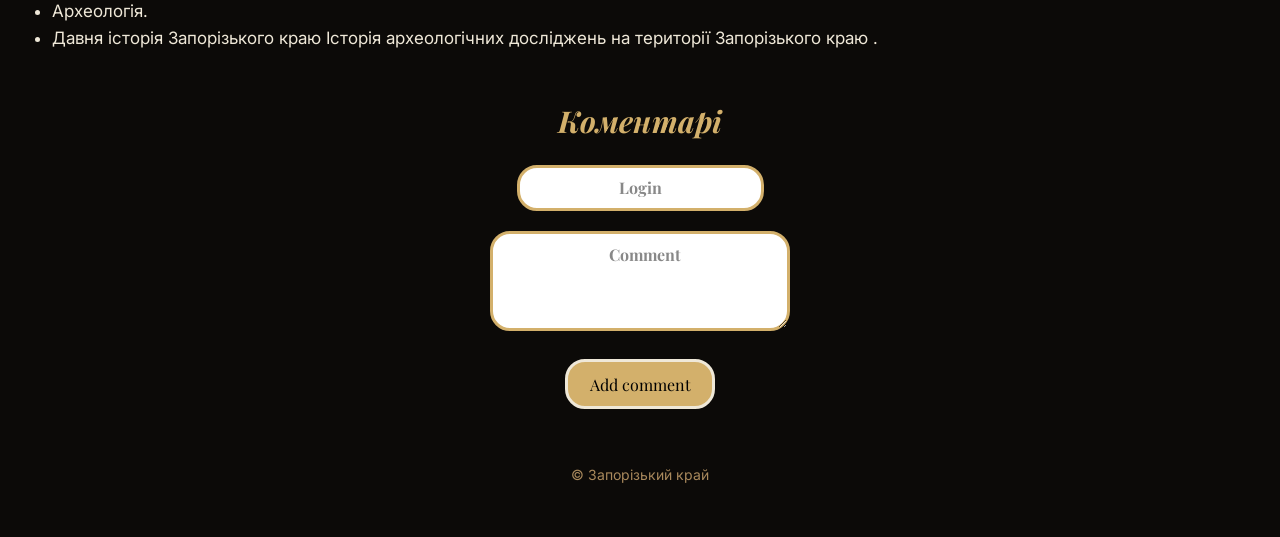
<file: Assets/Pages/archeology.html>
<!doctype html>
<html lang="uk">
  <head>
    <meta charset="UTF-8" />
    <meta
      name="viewport"
      content="width=device-width, initial-scale=1, viewport-fit=cover"
    />
    <title>Археологія Запоріжжя</title>
    <link rel="preconnect" href="https://fonts.googleapis.com" />
    <link rel="preconnect" href="https://fonts.gstatic.com" crossorigin />
    <link
      href="https://fonts.googleapis.com/css2?family=Playfair+Display:ital,wght@0,600;0,700;1,600&family=Inter:wght@400;500;600;800&display=swap"
      rel="stylesheet"
    />
    <link rel="stylesheet" href="../Styles/archeology.css" />
    <link rel="stylesheet" href="../Styles/ham-menu.css" />
    <link rel="stylesheet" href="../Styles/button-up.css" />
    <script src="../../Scripts/comments.js" defer></script>
    <script src="../../Scripts/button-up.js" defer></script>
    <script src="../../Scripts/ham-menu.js" defer></script>
  </head>
  <body data-page="industrial-zaporizhzhia">
    <header>
      <!-- Мобільне меню -->
      <div class="off-screen-menu">
        <ul>
          <li><a href="../../index.html">Головна</a></li>
          <li><a href="./figures.html">Постаті</a></li>
          <li><a href="./places.html">Місця</a></li>
          <li><a href="./quiz.html">Вікторина</a></li>
          <li><a href="./pro-sayt.html">Про сайт</a></li>
        </ul>
      </div>

      <!-- Бургер-меню -->
      <nav class="mobile-nav">
        <div class="ham-menu">
          <span></span>
          <span></span>
          <span></span>
        </div>
      </nav>
      <div class="wrap">
        <nav class="desktop-nav">
          <a class="brand" href="../../index.html">Запорізький край</a>
          <div class="navlinks">
            <a href="../../index.html">Головна</a>
            <a href="./figures.html">Постаті</a>
            <a href="./places.html">Місця</a>
            <a href="./quiz.html">Вікторина</a>
            <a href="./pro-sayt.html">Про сайт</a>
          </div>
        </nav>
      </div>
    </header>

    <!-- Головний вступний блок -->
    <div class="wrap">
      <div class="split">
        <div class="split-text">
          <h1>Археологічні таємниці Запоріжжя</h1>
          <h3>Перші археологічні дослідження Запоріжжя</h3>
          <h4>Період: початок XX століття</h4>
          <p>
            Одним з перших дослідження археологічних пам’яток міста почав Я.
            Новицький. У 1904–1905 роках він провів розкопки трьох курганів на
            правому березі Дніпра, поблизу селища Кічкас. Згодом Олександрівська
            міська управа видала йому дозвіл на проведення нових розкопок. Проте
            результати цих досліджень досі не виявлено.
          </p>
        </div>
        <div class="split-photo industrial-hero-photo"></div>
      </div>
    </div>

    <!-- Текстова історія -->
    <div class="wrap">
      <div class="split-text">
        <h3>Археологічні відкриття під час будівництва Дніпрогесу</h3>
        <h4>Період: 1927–1930-ті роки</h4>
        <p>
          Масштабні археологічні дослідження відбулися під час будівництва
          Дніпрогесу та промислового комплексу. Експедиція під керівництвом Д.
          Яворницького відкрила поселення на острові Середній Стіг, яке дало
          назву середньостогівській культурі.
        </p>
        <p>
          Поблизу Кічкаса археологи розкопали близько 50 курганів, більшість
          поховань яких належала до епохи бронзи. Також були досліджені скіфські
          поховання та поселення слов’ян XII–XIII століть на обох берегах
          Дніпра. Виявлені житла, амфори й інші знахідки свідчили про важливе
          торговельне значення цих поселень.
        </p>
      </div>
    </div>

    <!-- Другий фото-блок -->
    <div class="wrap">
      <div class="split">
        <div class="split-photo second-photo"></div>
        <div class="split-text">
          <h3>Вознесенівський скарб — таємниця раннього Середньовіччя</h3>
          <h4>Рік: 1930</h4>
          <p>
            У 1930 році було відкрито пам’ятку, відому як Вознесенівський скарб.
            Цей поховальний комплекс датується VII — початком VIII століття.
          </p>
          <p>
            Серед знахідок були зброя, кінська збруя, дорогоцінні прикраси,
            деталі поясів, кістки коней і вістря стріл. Особливу увагу
            привернули срібні фігурки орла та лева. Усі предмети мали сліди дії
            вогню, що додає пам’ятці особливого історичного значення.
          </p>
        </div>
      </div>
    </div>

    <div class="wrap">
      <div class="split-text">
        <h3>Кургани Запоріжжя: поховання давніх народів</h3>
        <h4>Період: 1936–1982 роки</h4>
        <p>
          Упродовж кількох десятиліть археологи досліджували кургани в різних
          районах міста: Вознесенці, Павло-Кічкасі, поблизу площі Фестивальної,
          на Хортицькому житловому масиві та західних околицях.
        </p>
        <p>
          Дослідження виявили поховання ямної, катакомбної та інших культур
          епохи бронзи, а також скіфські й сарматські поховання. Серед
          найцікавіших знахідок — золоті інкрустовані прикраси із «Запорізького»
          кургану та поховання скіфа зі зброєю, зокрема численними наконечниками
          стріл.
        </p>
      </div>
    </div>

    <div class="wrap">
      <div class="split">
        <div class="split-text">
          <h3>Нові відкриття на околицях міста</h3>
          <h4>Період: 1991–1996 роки</h4>
          <p>
            У 1991 році неподалік балки Канцерівки археологи відкрили два
            поселення епохи бронзи. У 1996 році на вулиці Сєдова було досліджено
            курган, у якому виявили поховання різних періодів — від неоліту до
            пізньої бронзи.
          </p>
          <p>
            Ці відкриття доповнили відомості про давнє заселення території
            сучасного Запоріжжя та поширення стародавніх культур у регіоні.
          </p>
        </div>
        <div class="split-photo third-photo"></div>
      </div>
    </div>

    <div class="wrap">
      <div class="split-text">
        <!-- <div class="split-photo third-photo"></div> -->
        <br />
        <h3>Сучасні археологічні дослідження та збереження спадщини</h3>
        <h4>Період: 2010–2011 роки та станом на 2014 рік</h4>
        <p>
          У 2010–2011 роках експедиція Запорізького національного університету
          провела масштабні розкопки на проспекті Радянському. На площі 5100 м²
          було досліджено п’ять курганів, які містили скіфські поховання та
          поховання ямної й катакомбної культур.
        </p>
        <p>
          За даними станом на 1 січня 2014 року, на території Запоріжжя, включно
          з островом Хортиця, налічувалася 51 пам’ятка археології.
        </p>
      </div>
    </div>

    <!-- Ключові аспекти (Карточки) -->
    <br />
    <section id="industrial-aspects" class="wrap">
      <div class="section-head">
        <h2>Археологічні знахідки</h2>
        <p>Результати експедицій та їх здобутки</p>
      </div>
      <div class="cards">
        <div class="card c1">
          <div class="ph"></div>
          <div class="shade"></div>
          <div class="cap">
            <h3>Золотий браслет із «Запорізького» кургану</h3>
            <p>
              Прикраса з головами тварин на кінцях, знайдена під час досліджень
              1968 року.
            </p>
          </div>
        </div>
        <div class="card c2">
          <div class="ph"></div>
          <div class="shade"></div>
          <div class="cap">
            <h3>Амфори з Північного Причорномор’я</h3>
            <p>
              Свідчення торговельних зв’язків давніх поселень на берегах Дніпра.
            </p>
          </div>
        </div>
        <div class="card c3">
          <div class="ph"></div>
          <div class="shade"></div>
          <div class="cap">
            <h3>Бронзові наконечники стріл</h3>
            <p>
              Знахідки зі скіфських поховань, які допомагають досліджувати
              військове спорядження давніх воїнів.
            </p>
          </div>
        </div>
        <div class="card c4">
          <div class="ph"></div>
          <div class="shade"></div>
          <div class="cap">
            <h3>Знахідки середньостогівської культури</h3>
            <p>
              Археологічні матеріали з острова Середній Стіг, завдяки яким назву
              отримала окрема археологічна культура.
            </p>
          </div>
        </div>
      </div>
    </section>

    <section class="wrap sources">
      <div class="section-head">
        <h2>Історичні джерела та література</h2>
      </div>
      <ul>
        <li>
          <a
            href="https://suspilne.media/zaporizhzhia/1080005-ulamki-keramiki-sokira-kocet-arheologicni-znahidki-z-ostroviv-tri-stogi-posered-dnipra-u-zaporizzi/"
            target="_blank"
            rel="noopener"
            >Уламки кераміки, сокира, кочет: археологічні знахідки з островів
            Три Стоги посеред Дніпра у Запоріжжі </a
          >.
        </li>
        <li>
          <a
            href="https://www.pslava.info/Zaporizhzha_Archeology,364272.html"
            target="_blank"
            rel="noopener"
            >Археологія</a
          >.
        </li>
        <li>
          <a
            href="https://studfile.net/preview/12498663/"
            target="_blank"
            rel="noopener"
            >Давня історія Запорізького краю Історія археологічних досліджень на
            території Запорізького краю </a
          >.
        </li>
      </ul>
    </section>

    <!-- Секція коментарів -->
    <section class="comments">
      <h2>Коментарі</h2>
      <form id="comment-form">
        <div class="form-inputs">
          <div>
            <input type="text" id="login" placeholder="Login" required />
          </div>
          <div>
            <textarea
              id="comment-text"
              placeholder="Comment"
              required
            ></textarea>
          </div>
          <div>
            <button type="submit">Add comment</button>
          </div>
        </div>
        <div id="comment-list"></div>
      </form>
    </section>

    <button id="button-up" title="button-up">&#8593;</button>

    <footer>© Запорізький край</footer>
  </body>
</html>
</file>
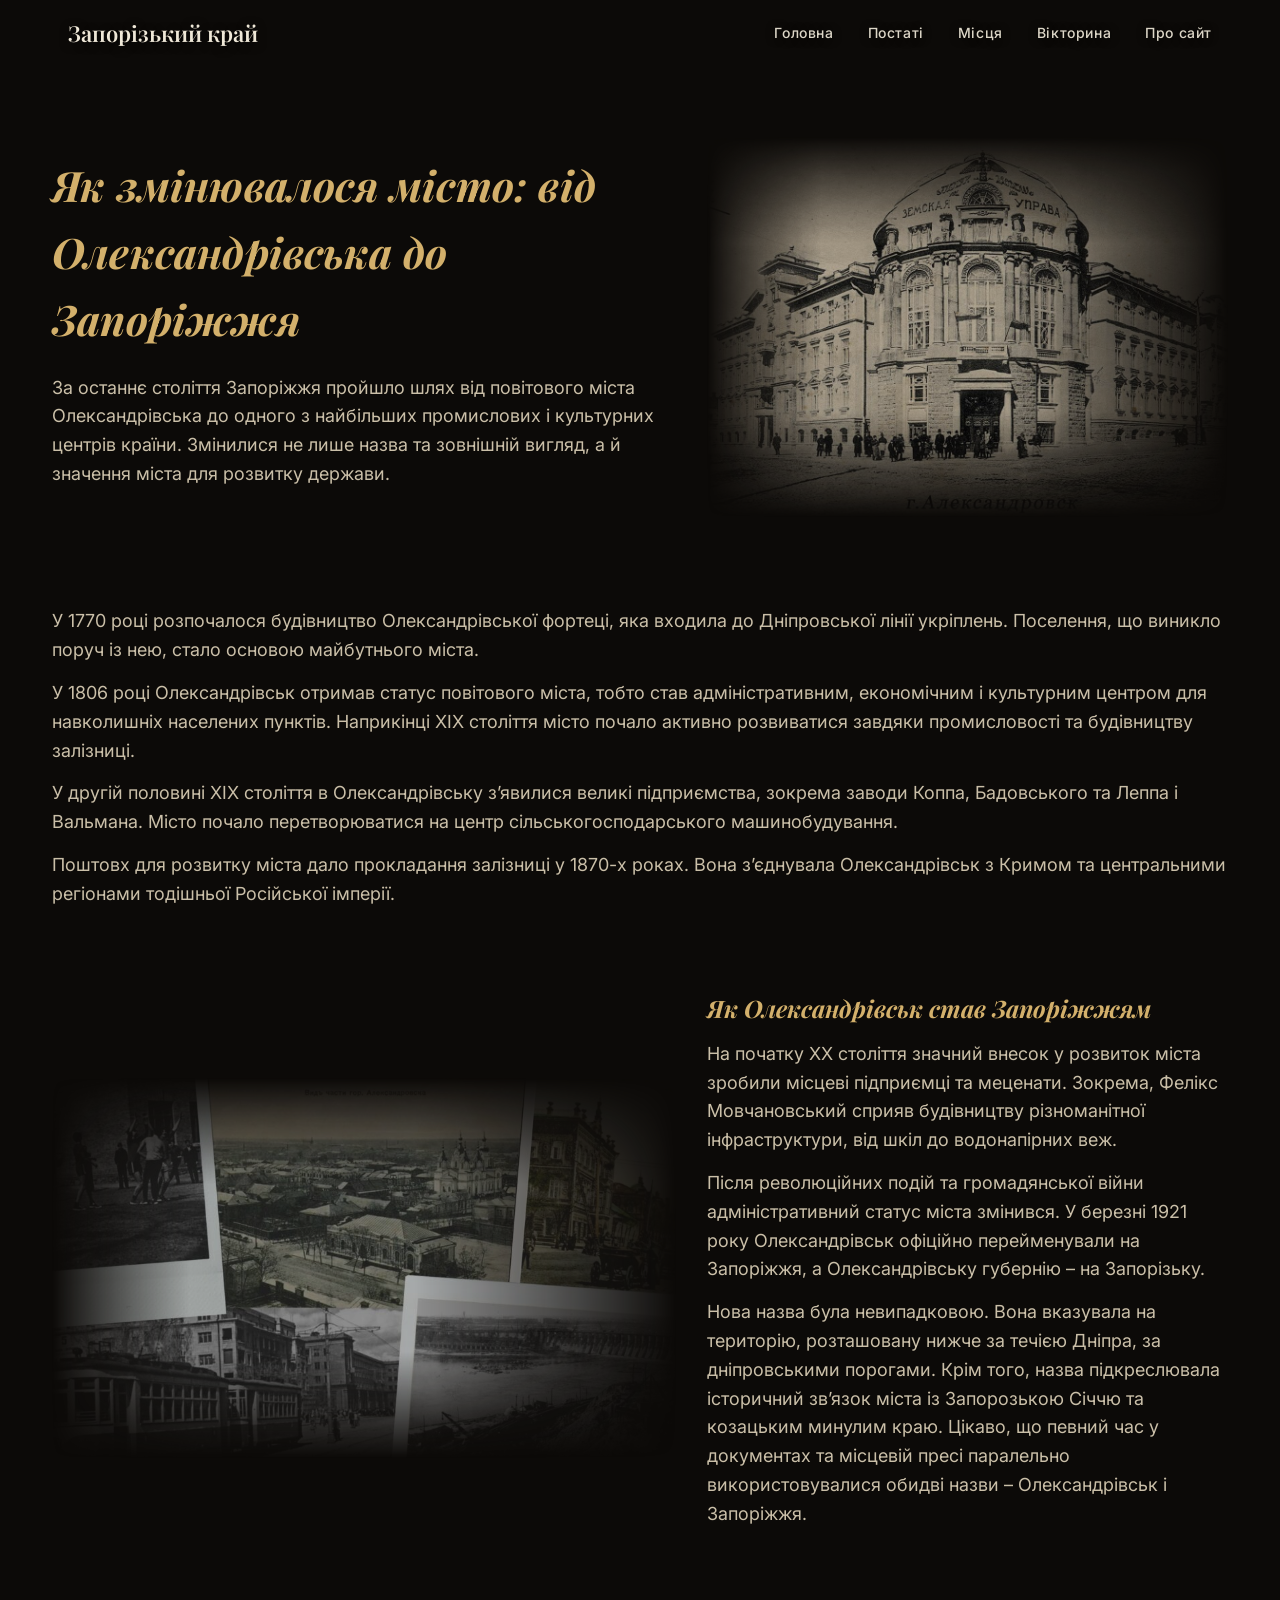
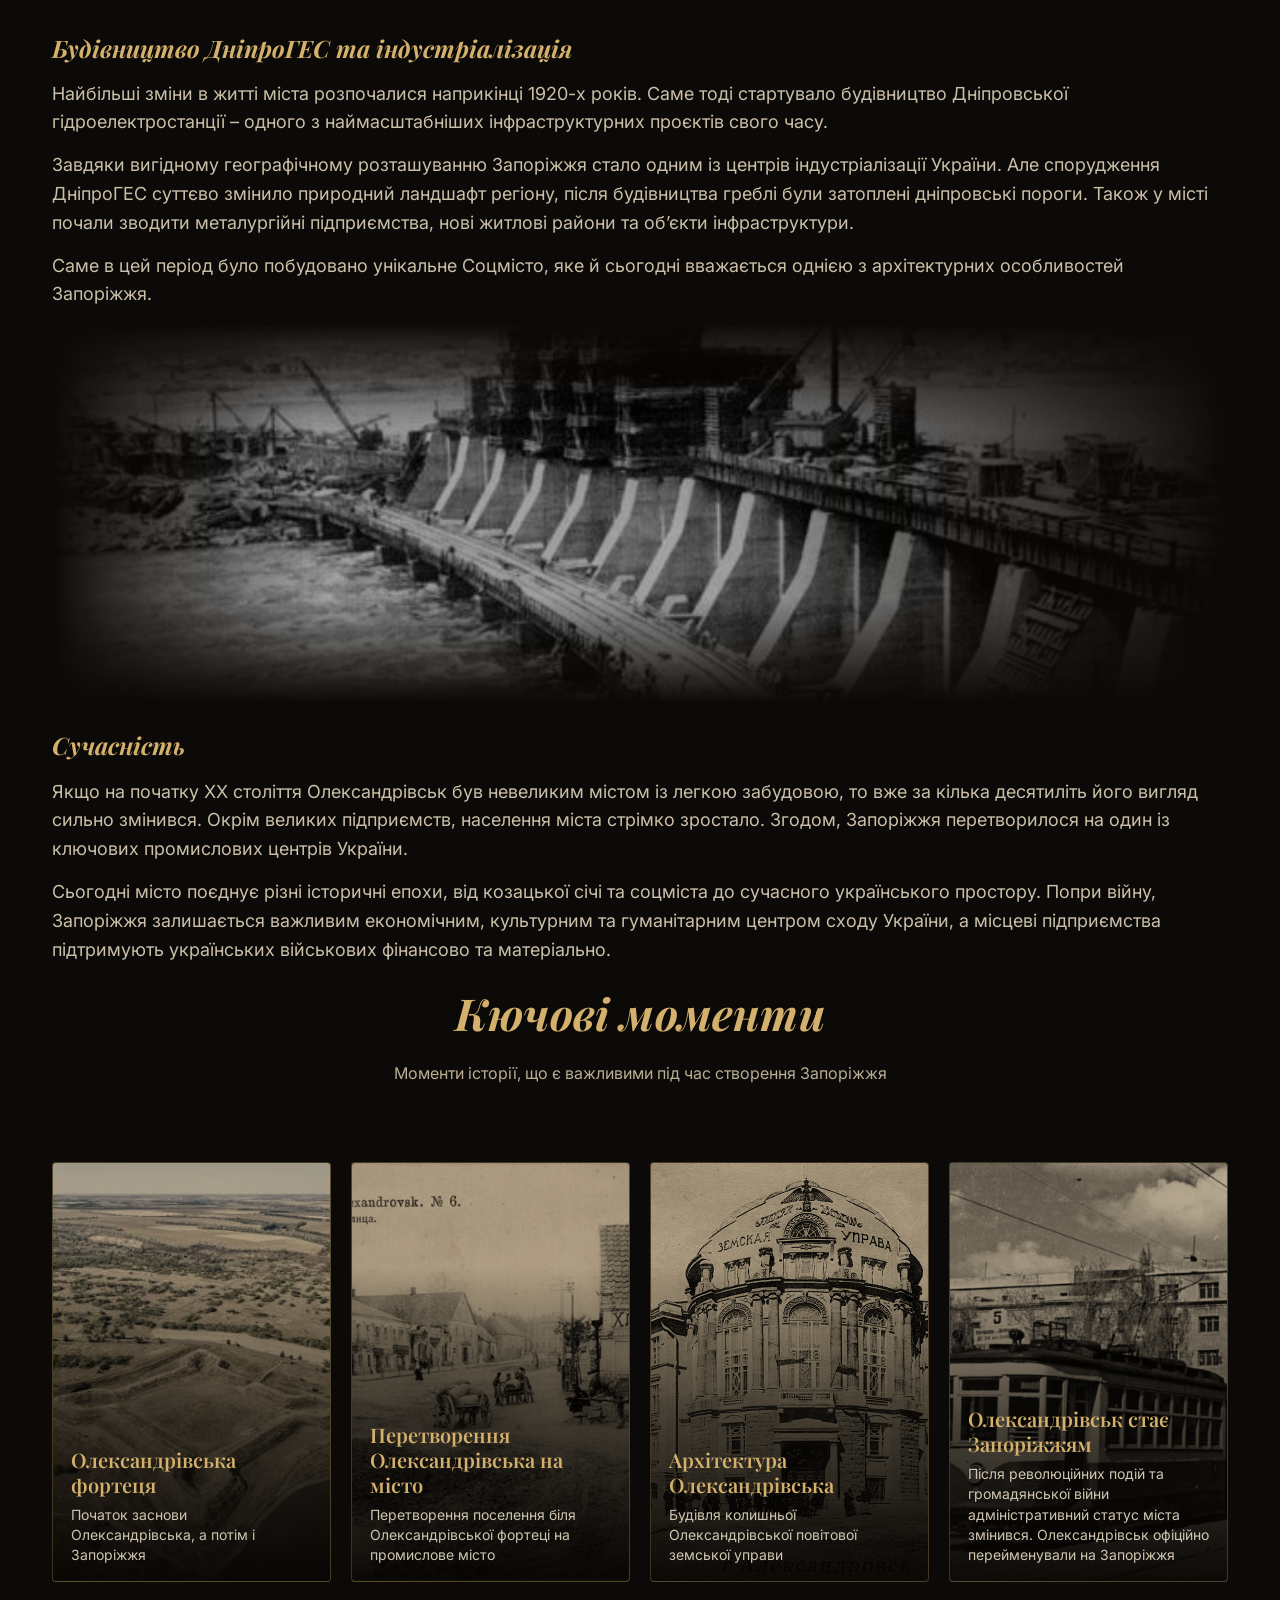
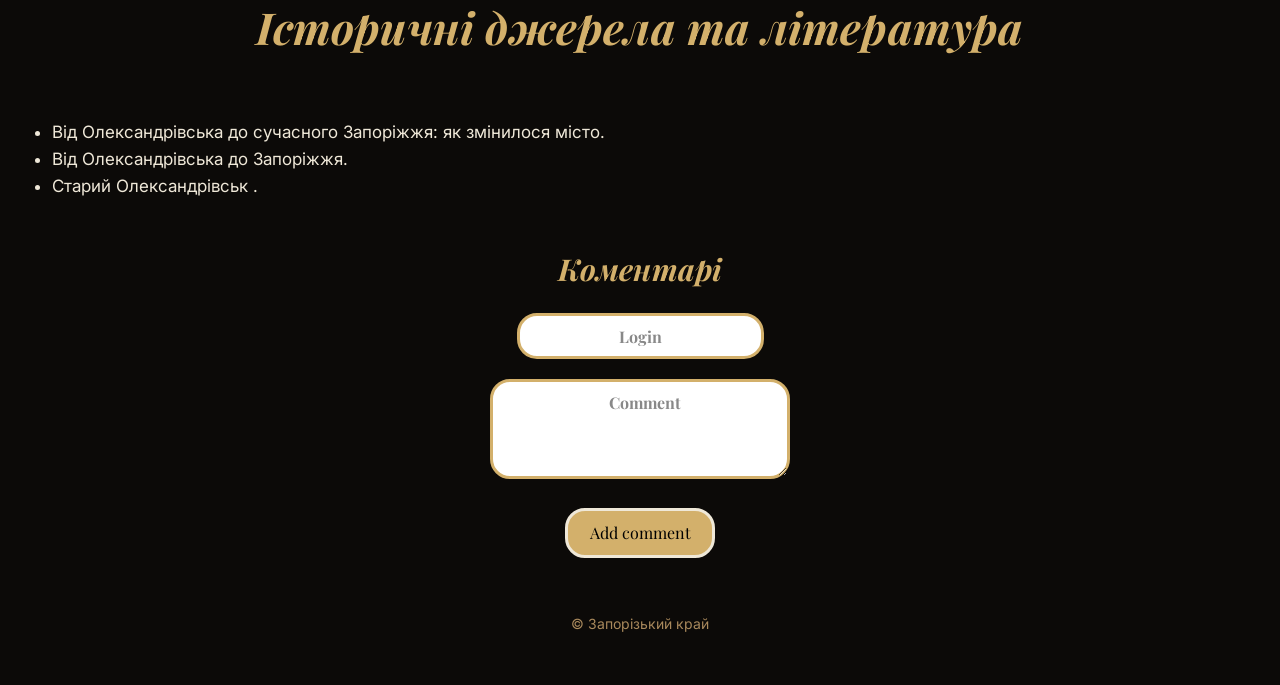
<file: Assets/Pages/change-of-zaporizhzia.html>
<!doctype html>
<html lang="uk">
  <head>
    <meta charset="UTF-8" />
    <meta
      name="viewport"
      content="width=device-width, initial-scale=1, viewport-fit=cover"
    />
    <title>Зміна Запоріжжя</title>
    <link rel="preconnect" href="https://fonts.googleapis.com" />
    <link rel="preconnect" href="https://fonts.gstatic.com" crossorigin />
    <link
      href="https://fonts.googleapis.com/css2?family=Playfair+Display:ital,wght@0,600;0,700;1,600&family=Inter:wght@400;500;600;800&display=swap"
      rel="stylesheet"
    />
    <link rel="stylesheet" href="../Styles/change-of-zaporizhzia.css" />
    <link rel="stylesheet" href="../Styles/ham-menu.css" />
    <link rel="stylesheet" href="../Styles/button-up.css" />
    <script src="../../Scripts/comments.js" defer></script>
    <script src="../../Scripts/button-up.js" defer></script>
    <script src="../../Scripts/ham-menu.js" defer></script>
  </head>
  <body data-page="industrial-zaporizhzhia">
    <header>
      <!-- Мобільне меню -->
      <div class="off-screen-menu">
        <ul>
          <li><a href="../../index.html">Головна</a></li>
          <li><a href="./figures.html">Постаті</a></li>
          <li><a href="./places.html">Місця</a></li>
          <li><a href="./quiz.html">Вікторина</a></li>
          <li><a href="./pro-sayt.html">Про сайт</a></li>
        </ul>
      </div>

      <!-- Бургер-меню -->
      <nav class="mobile-nav">
        <div class="ham-menu">
          <span></span>
          <span></span>
          <span></span>
        </div>
      </nav>
      <div class="wrap">
        <nav class="desktop-nav">
          <a class="brand" href="../../index.html">Запорізький край</a>
          <div class="navlinks">
            <a href="../../index.html">Головна</a>
            <a href="./figures.html">Постаті</a>
            <a href="./places.html">Місця</a>
            <a href="./quiz.html">Вікторина</a>
            <a href="./pro-sayt.html">Про сайт</a>
          </div>
        </nav>
      </div>
    </header>

    <!-- Головний вступний блок -->
    <div class="wrap">
      <div class="split">
        <div class="split-text">
          <h1>Як змінювалося місто: від Олександрівська до Запоріжжя</h1>
          <p>
            За останнє століття Запоріжжя пройшло шлях від повітового міста
            Олександрівська до одного з найбільших промислових і культурних
            центрів країни. Змінилися не лише назва та зовнішній вигляд, а й
            значення міста для розвитку держави.
          </p>
        </div>
        <div class="split-photo industrial-hero-photo"></div>
      </div>
    </div>

    <!-- Текстова історія -->
    <div class="wrap">
      <div class="split-text">
        <p>
          У 1770 році розпочалося будівництво Олександрівської фортеці, яка
          входила до Дніпровської лінії укріплень. Поселення, що виникло поруч
          із нею, стало основою майбутнього міста.
        </p>
        <p>
          У 1806 році Олександрівськ отримав статус повітового міста, тобто став
          адміністративним, економічним і культурним центром для навколишніх
          населених пунктів. Наприкінці XIX століття місто почало активно
          розвиватися завдяки промисловості та будівництву залізниці.
        </p>
        <p>
          У другій половині XIX століття в Олександрівську з’явилися великі
          підприємства, зокрема заводи Коппа, Бадовського та Леппа і Вальмана.
          Місто почало перетворюватися на центр сільськогосподарського
          машинобудування.
        </p>
        <p>
          Поштовх для розвитку міста дало прокладання залізниці у 1870-х роках.
          Вона з’єднувала Олександрівськ з Кримом та центральними регіонами
          тодішньої Російської імперії.
        </p>
      </div>
    </div>

    <!-- Другий фото-блок -->
    <div class="wrap">
      <div class="split">
        <div class="split-photo second-photo"></div>
        <div class="split-text">
          <h3>Як Олександрівськ став Запоріжжям</h3>
          <p>
            На початку ХХ століття значний внесок у розвиток міста зробили
            місцеві підприємці та меценати. Зокрема, Фелікс Мовчановський сприяв
            будівництву різноманітної інфраструктури, від шкіл до водонапірних
            веж.
          </p>
          <p>
            Після революційних подій та громадянської війни адміністративний
            статус міста змінився. У березні 1921 року Олександрівськ офіційно
            перейменували на Запоріжжя, а Олександрівську губернію – на
            Запорізьку.
          </p>
          <p>
            Нова назва була невипадковою. Вона вказувала на територію,
            розташовану нижче за течією Дніпра, за дніпровськими порогами. Крім
            того, назва підкреслювала історичний зв’язок міста із Запорозькою
            Січчю та козацьким минулим краю. Цікаво, що певний час у документах
            та місцевій пресі паралельно використовувалися обидві назви –
            Олександрівськ і Запоріжжя.
          </p>
        </div>
      </div>
    </div>

    <div class="wrap">
      <div class="split-text">
        <h3>Будівництво ДніпроГЕС та індустріалізація</h3>
        <p>
          Найбільші зміни в житті міста розпочалися наприкінці 1920-х років.
          Саме тоді стартувало будівництво Дніпровської гідроелектростанції –
          одного з наймасштабніших інфраструктурних проєктів свого часу.
        </p>
        <p>
          Завдяки вигідному географічному розташуванню Запоріжжя стало одним із
          центрів індустріалізації України. Але спорудження ДніпроГЕС суттєво
          змінило природний ландшафт регіону, після будівництва греблі були
          затоплені дніпровські пороги. Також у місті почали зводити
          металургійні підприємства, нові житлові райони та об’єкти
          інфраструктури.
        </p>
        <p>
          Саме в цей період було побудовано унікальне Соцмісто, яке й сьогодні
          вважається однією з архітектурних особливостей Запоріжжя.
        </p>
      </div>
    </div>

    <div class="wrap">
      <div class="split-text">
        <div class="split-photo third-photo"></div>
        <br />
        <h3>Сучасність</h3>
        <p>
          Якщо на початку XX століття Олександрівськ був невеликим містом із
          легкою забудовою, то вже за кілька десятиліть його вигляд сильно
          змінився. Окрім великих підприємств, населення міста стрімко зростало.
          Згодом, Запоріжжя перетворилося на один із ключових промислових
          центрів України.
        </p>
        <p>
          Сьогодні місто поєднує різні історичні епохи, від козацької січі та
          соцміста до сучасного українського простору. Попри війну, Запоріжжя
          залишається важливим економічним, культурним та гуманітарним центром
          сходу України, а місцеві підприємства підтримують українських
          військових фінансово та матеріально.
        </p>
      </div>
    </div>

    <!-- Ключові аспекти (Карточки) -->
    <section id="industrial-aspects" class="wrap">
      <div class="section-head">
        <h2>Кючові моменти</h2>
        <p>Моменти історії, що є важливими під час створення Запоріжжя</p>
      </div>
      <div class="cards">
        <div class="card c1">
          <div class="ph"></div>
          <div class="shade"></div>
          <div class="cap">
            <h3>Олександрівська фортеця</h3>
            <p>Початок заснови Олександрівська, а потім і Запоріжжя</p>
          </div>
        </div>
        <div class="card c2">
          <div class="ph"></div>
          <div class="shade"></div>
          <div class="cap">
            <h3>Перетворення Олександрівська на місто</h3>
            <p>
              Перетворення поселення біля Олександрівської фортеці на промислове
              місто
            </p>
          </div>
        </div>
        <div class="card c3">
          <div class="ph"></div>
          <div class="shade"></div>
          <div class="cap">
            <h3>Архітектура Олександрівська</h3>
            <p>Будівля колишньої Олександрівської повітової земської управи</p>
          </div>
        </div>
        <div class="card c4">
          <div class="ph"></div>
          <div class="shade"></div>
          <div class="cap">
            <h3>Олександрівськ стає Запоріжжям</h3>
            <p>
              Після революційних подій та громадянської війни адміністративний
              статус міста змінився. Олександрівськ офіційно перейменували на
              Запоріжжя
            </p>
          </div>
        </div>
      </div>
    </section>

    <section class="wrap sources">
      <div class="section-head">
        <h2>Історичні джерела та література</h2>
      </div>
      <ul>
        <li>
          <a
            href="https://1news.zp.ua/vid-oleksandrivska-do-suchasnogo-zaporizhzhya-yak-zminylosya-misto/"
            target="_blank"
            rel="noopener"
            >Від Олександрівська до сучасного Запоріжжя: як змінилося місто</a
          >.
        </li>
        <li>
          <a
            href="https://www.archivzp.gov.ua/uk/l-r-100"
            target="_blank"
            rel="noopener"
            >Від Олександрівська до Запоріжжя</a
          >.
        </li>
        <li>
          <a
            href="https://zaporizhzhia.city/places/starij-oleksandrivsk"
            target="_blank"
            rel="noopener"
            >Старий Олександрівськ </a
          >.
        </li>
      </ul>
    </section>

    <!-- Секція коментарів -->
    <section class="comments">
      <h2>Коментарі</h2>
      <form id="comment-form">
        <div class="form-inputs">
          <div>
            <input type="text" id="login" placeholder="Login" required />
          </div>
          <div>
            <textarea
              id="comment-text"
              placeholder="Comment"
              required
            ></textarea>
          </div>
          <div>
            <button type="submit">Add comment</button>
          </div>
        </div>
        <div id="comment-list"></div>
      </form>
    </section>

    <button id="button-up" title="button-up">&#8593;</button>

    <footer>© Запорізький край</footer>
  </body>
</html>
</file>
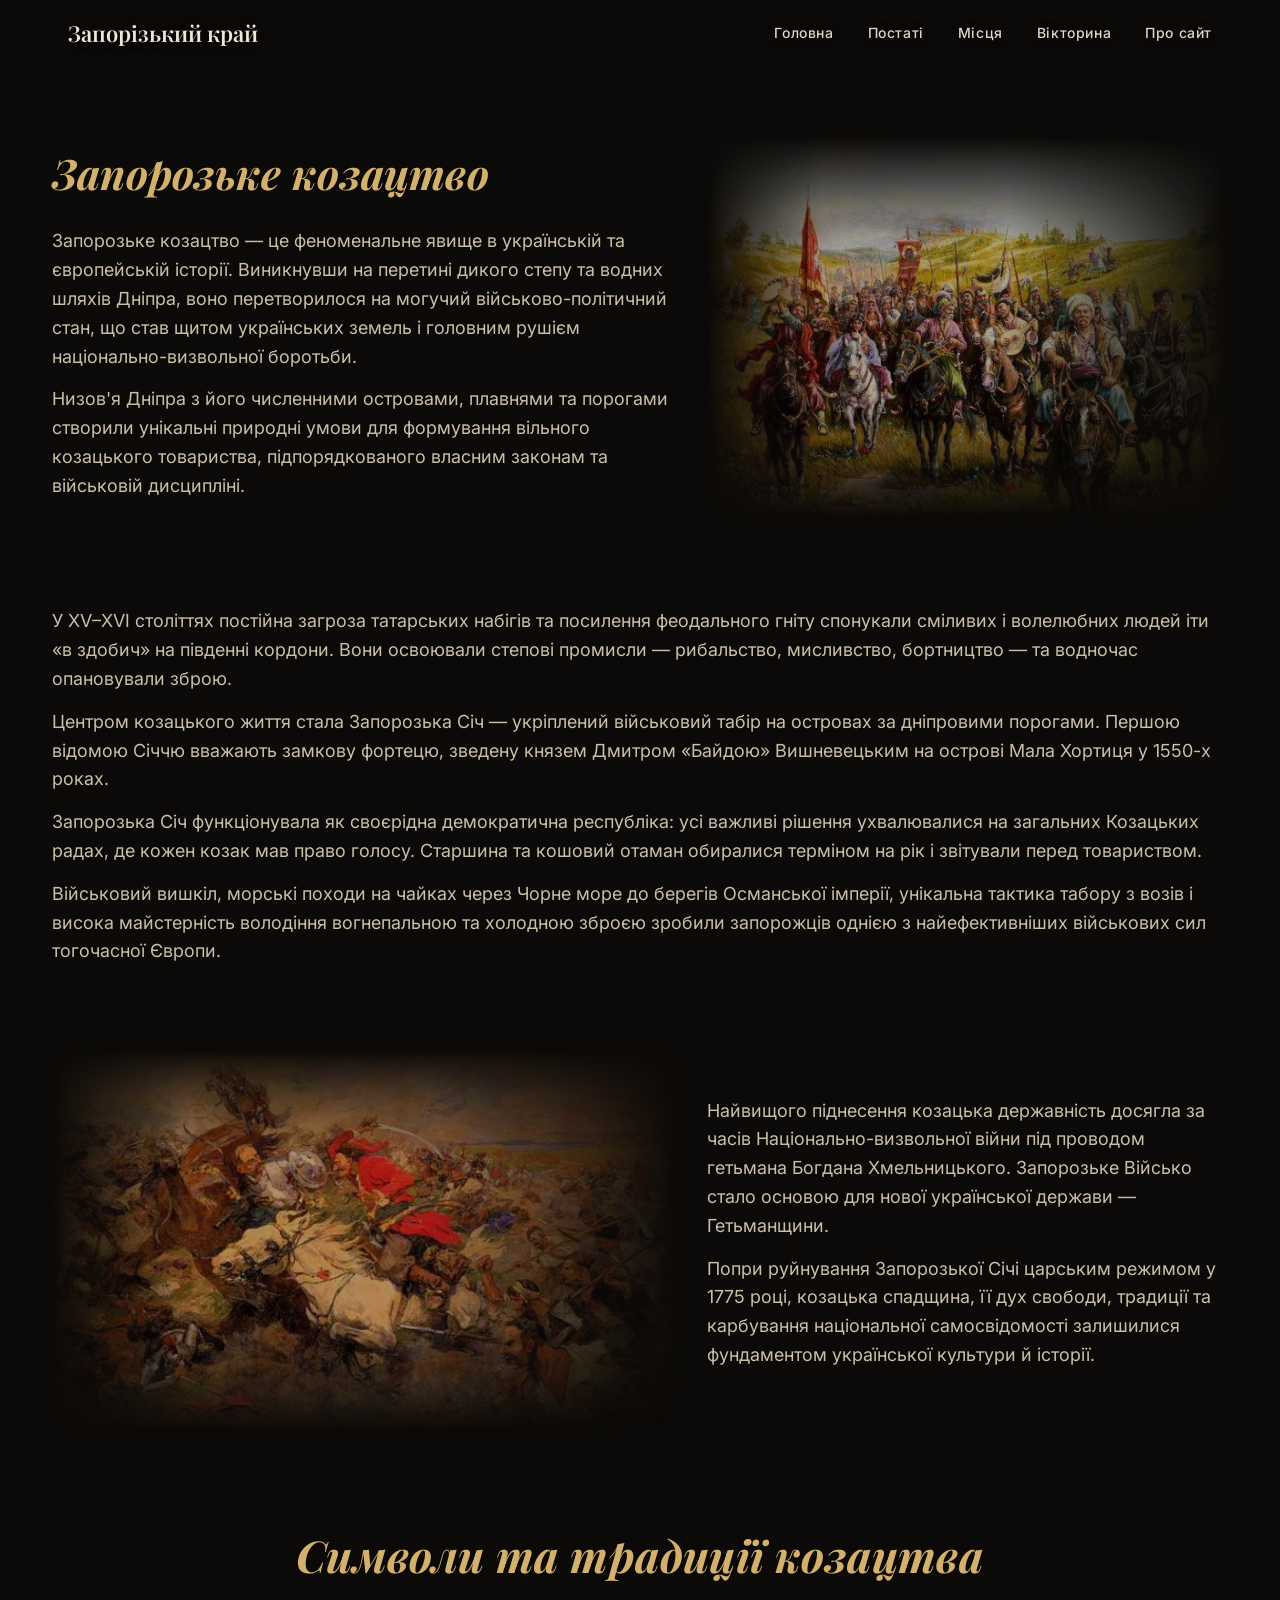
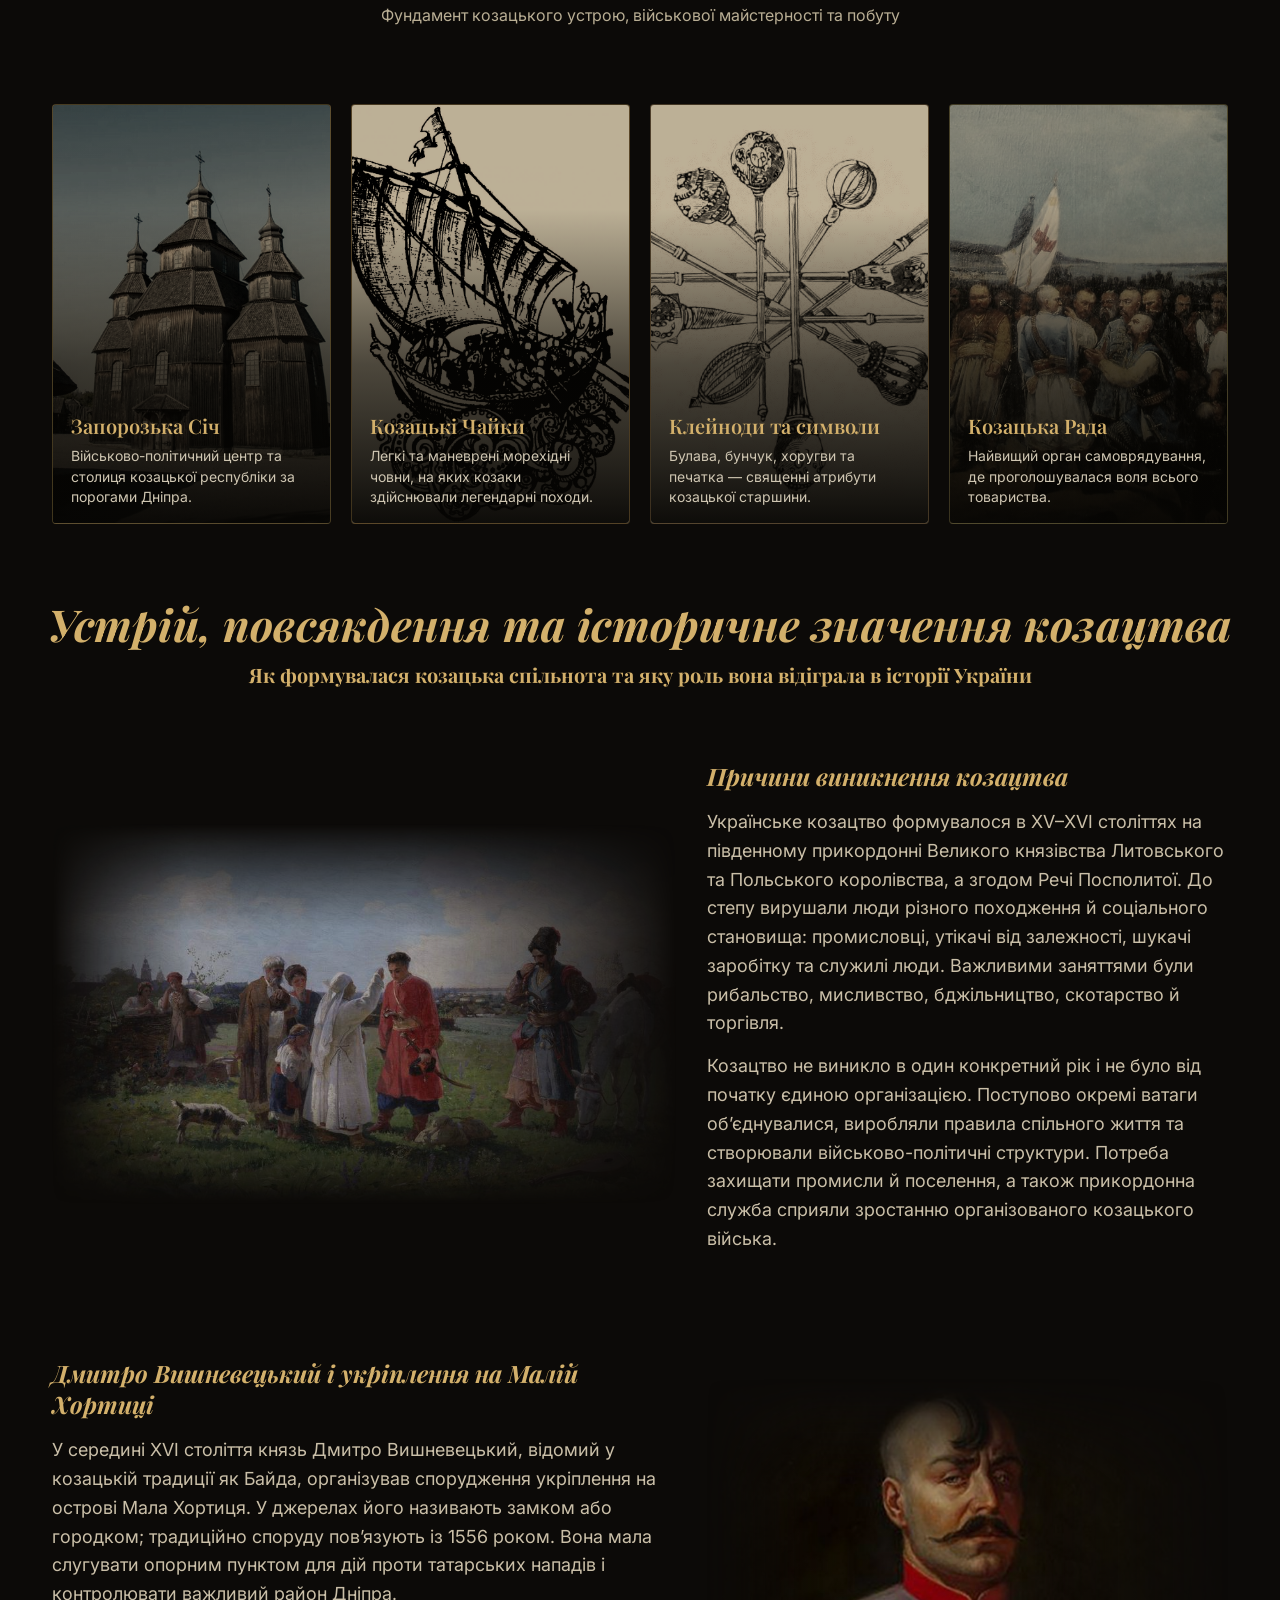
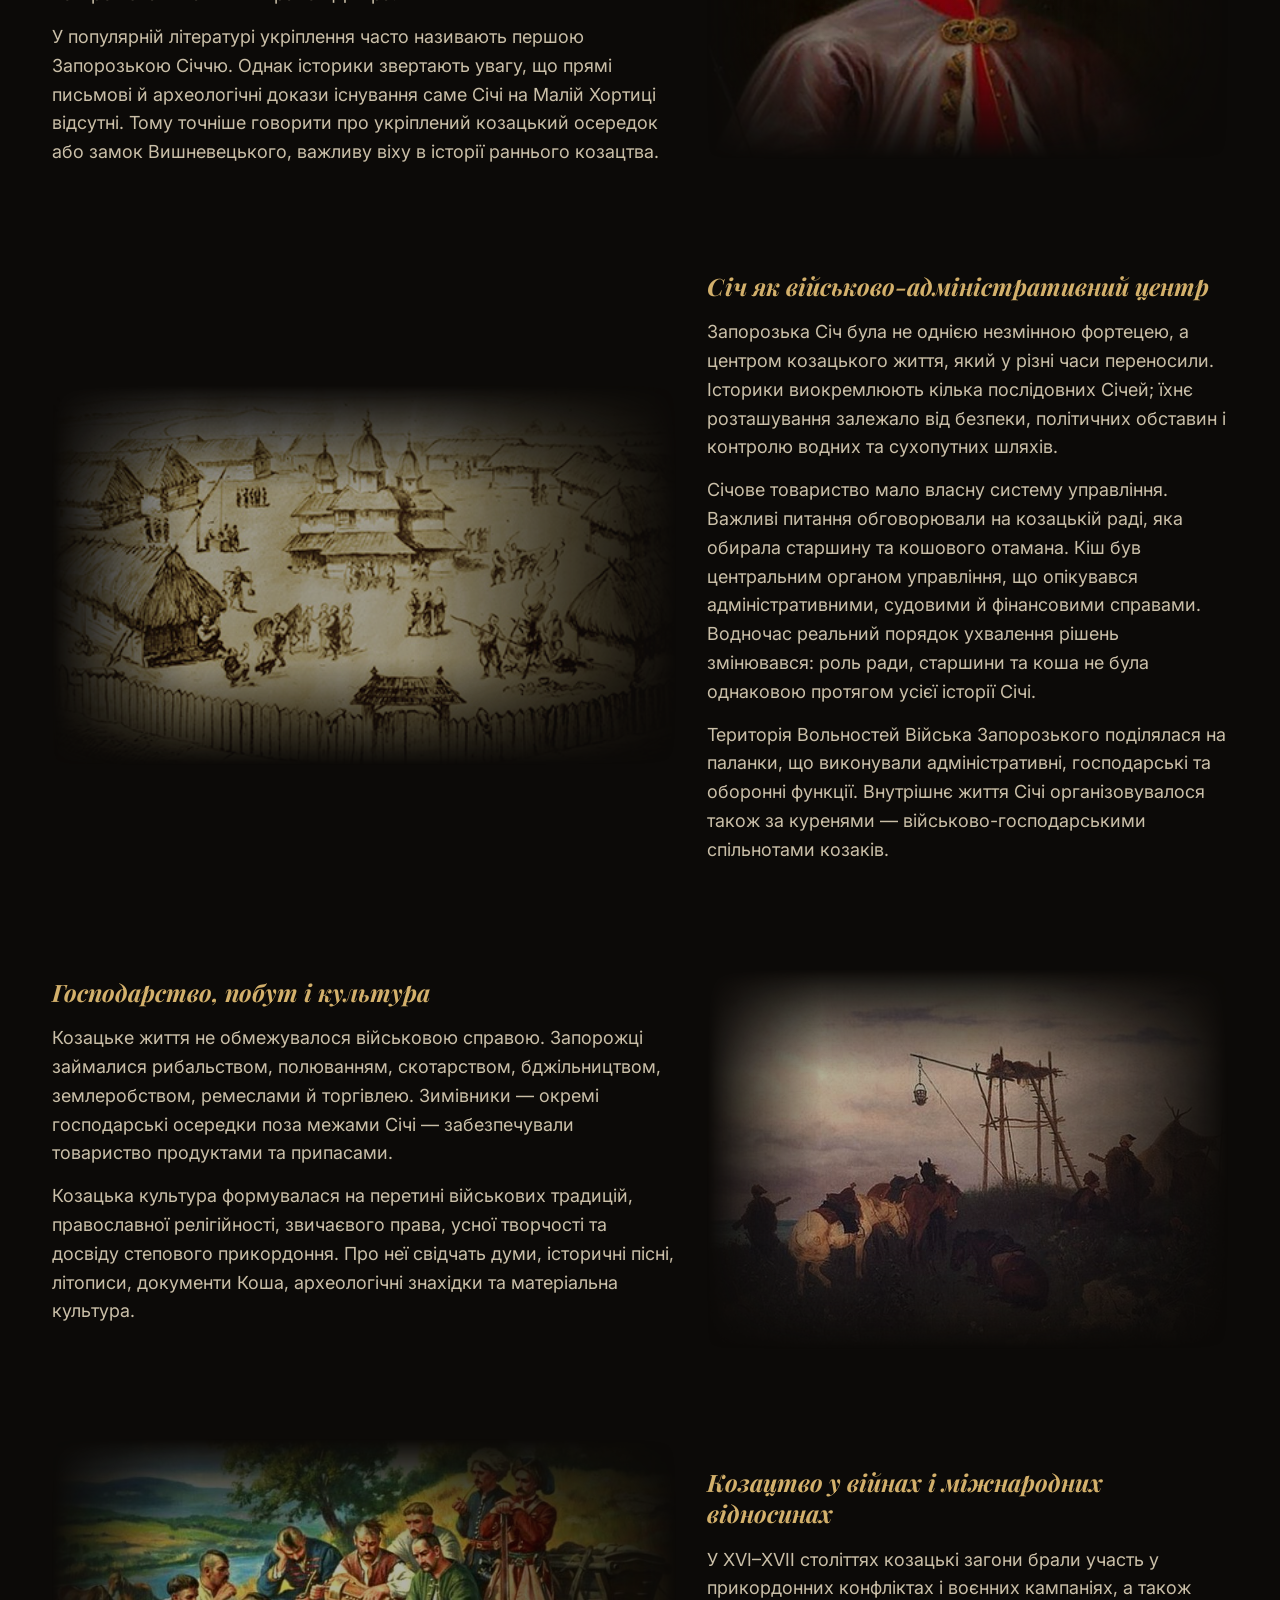
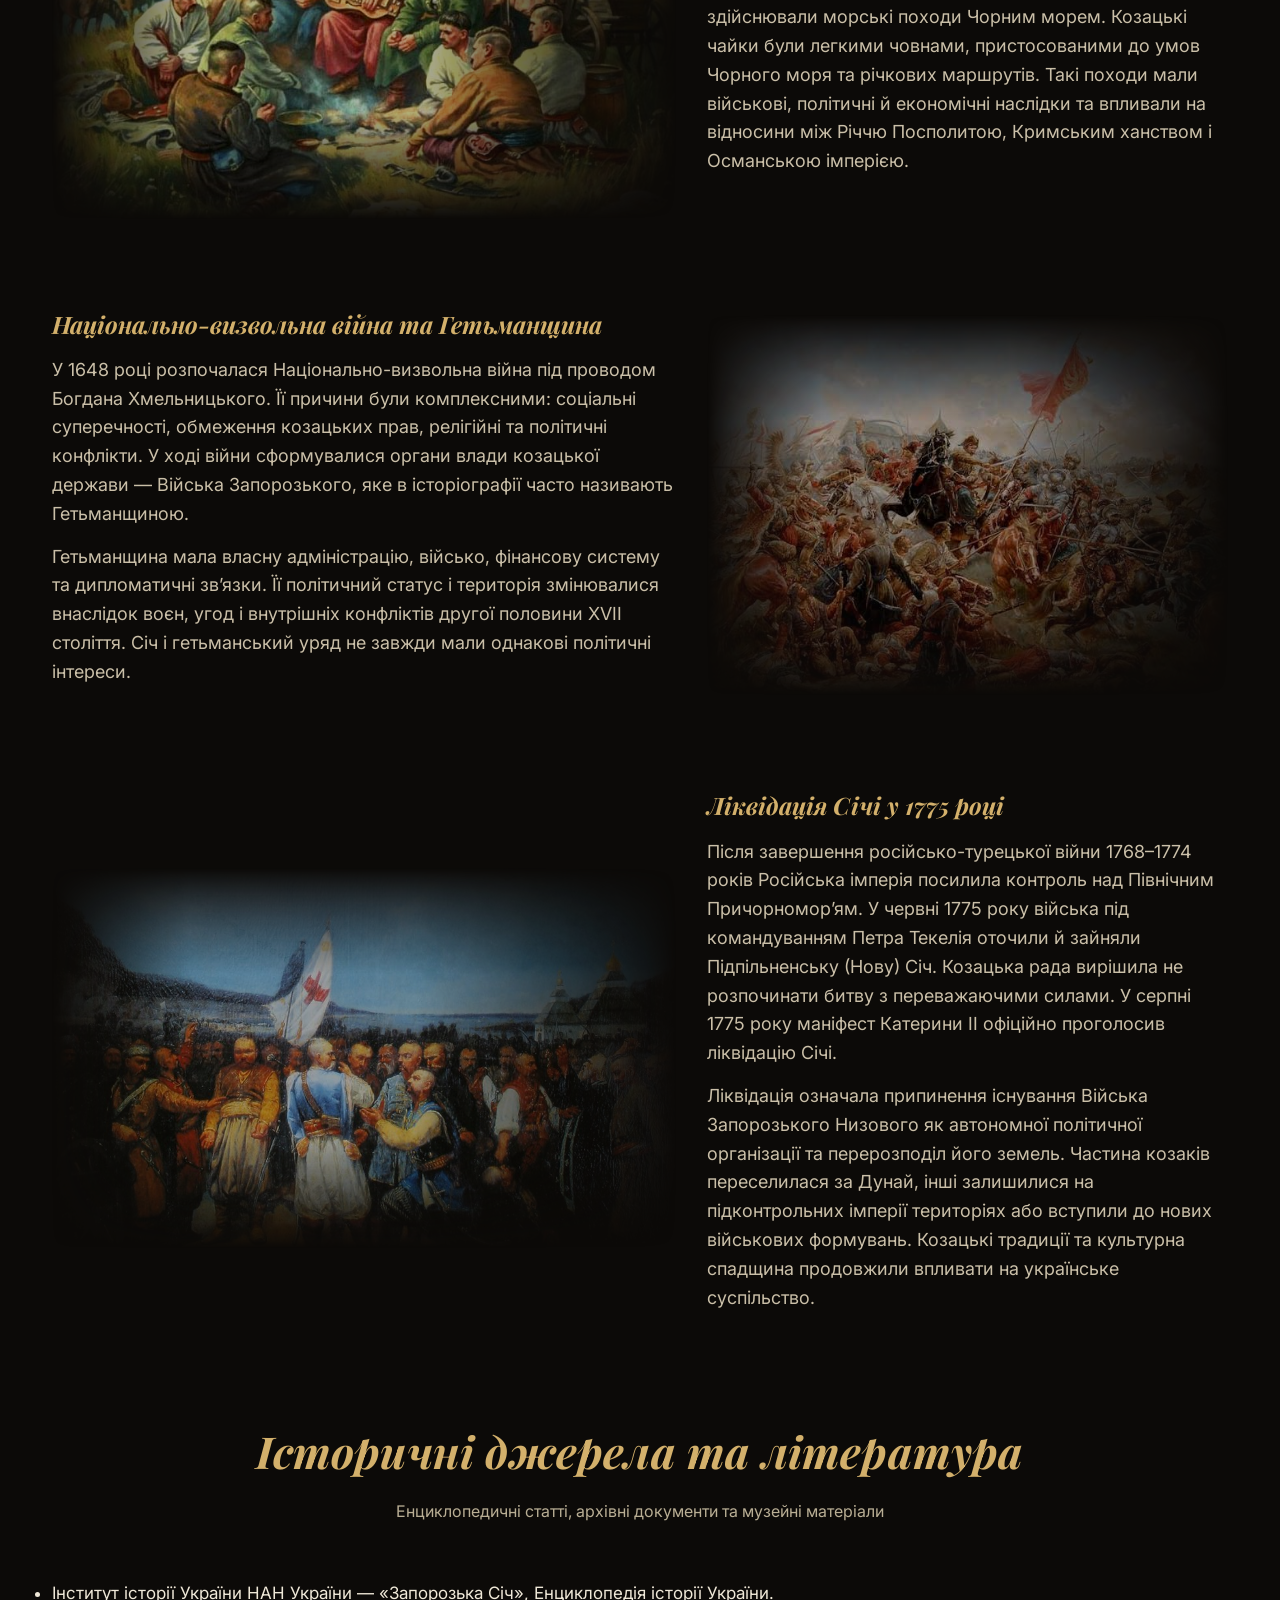
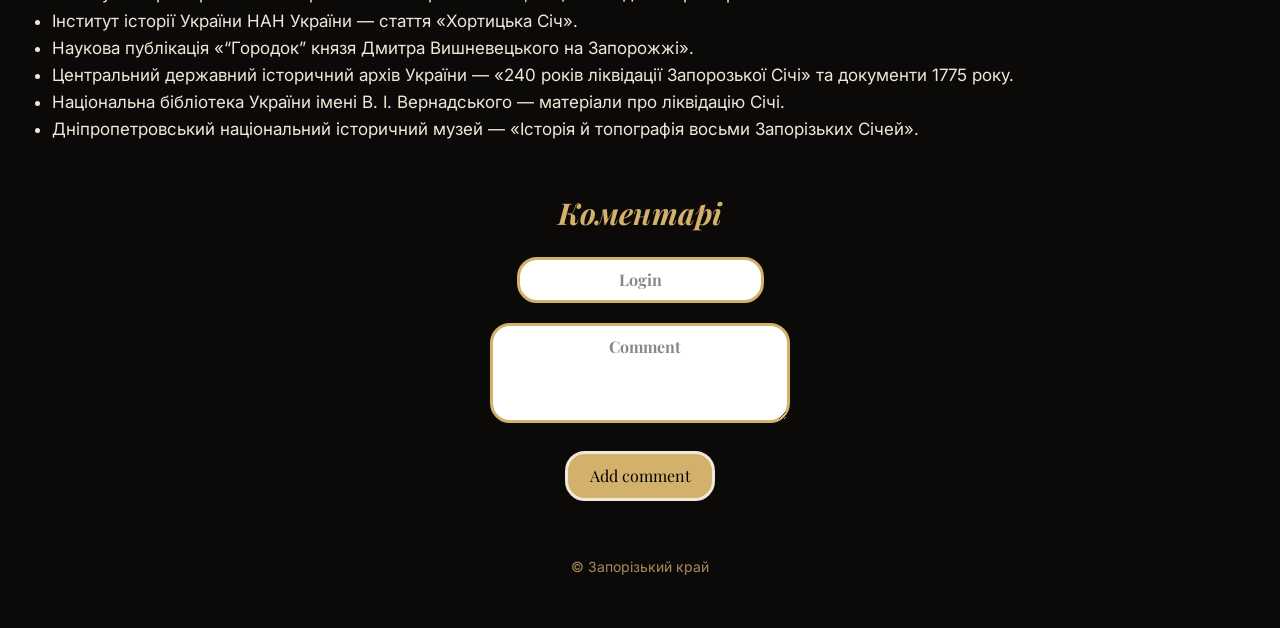
<file: Assets/Pages/cossack.html>
<!doctype html>
<html lang="uk">
  <head>
    <meta charset="UTF-8" />
    <meta
      name="viewport"
      content="width=device-width, initial-scale=1, viewport-fit=cover"
    />
    <title>Запорозьке козацтво — Запорізький край</title>
    <link rel="preconnect" href="https://fonts.googleapis.com" />
    <link rel="preconnect" href="https://fonts.gstatic.com" crossorigin />
    <link
      href="https://fonts.googleapis.com/css2?family=Playfair+Display:ital,wght@0,600;0,700;1,600&family=Inter:wght@400;500;600;800&display=swap"
      rel="stylesheet"
    />
    <link rel="stylesheet" href="../Styles/cossacks.css" />
    <link rel="stylesheet" href="../Styles/ham-menu.css" />
    <link rel="stylesheet" href="../Styles/button-up.css" />
    <script src="../../Scripts/comments.js" defer></script>
    <script src="../../Scripts/button-up.js" defer></script>
    <script src="../../Scripts/ham-menu.js" defer></script>
  </head>
  <body data-page="cossacks">
    <header>
      <!-- Мобільне меню -->
      <div class="off-screen-menu">
        <ul>
          <li><a href="../../index.html">Головна</a></li>
          <li><a href="./figures.html">Постаті</a></li>
          <li><a href="./places.html">Місця</a></li>
          <li><a href="./quiz.html">Вікторина</a></li>
          <li><a href="./pro-sayt.html">Про сайт</a></li>
        </ul>
      </div>

      <!-- Бургер-меню -->
      <nav class="mobile-nav">
        <div class="ham-menu">
          <span></span>
          <span></span>
          <span></span>
        </div>
      </nav>
      <div class="wrap">
        <nav class="desktop-nav">
          <a class="brand" href="../../index.html">Запорізький край</a>
          <div class="navlinks">
            <a href="../../index.html">Головна</a>
            <a href="./figures.html">Постаті</a>
            <a href="./places.html">Місця</a>
            <a href="./quiz.html">Вікторина</a>
            <a href="./pro-sayt.html">Про сайт</a>
          </div>
        </nav>
      </div>
    </header>

    <!-- Головний вступний блок -->
    <div class="wrap">
      <div class="split">
        <div class="split-text">
          <h1>Запорозьке козацтво</h1>
          <p>
            Запорозьке козацтво — це феноменальне явище в українській та
            європейській історії. Виникнувши на перетині дикого степу та водних
            шляхів Дніпра, воно перетворилося на могучий військово-політичний
            стан, що став щитом українських земель і головним рушієм
            національно-визвольної боротьби.
          </p>
          <p>
            Низов'я Дніпра з його численними островами, плавнями та порогами
            створили унікальні природні умови для формування вільного козацького
            товариства, підпорядкованого власним законам та військовій
            дисципліні.
          </p>
        </div>
        <div class="split-photo cossack-hero-photo"></div>
      </div>
    </div>

    <!-- Текстова історія -->
    <div class="wrap">
      <div class="split-text">
        <p>
          У XV–XVI століттях постійна загроза татарських набігів та посилення
          феодального гніту спонукали сміливих і волелюбних людей іти «в здобич»
          на південні кордони. Вони освоювали степові промисли — рибальство,
          мисливство, бортництво — та водночас опановували зброю.
        </p>
        <p>
          Центром козацького життя стала Запорозька Січ — укріплений військовий
          табір на островах за дніпровими порогами. Першою відомою Січчю
          вважають замкову фортецю, зведену князем Дмитром «Байдою» Вишневецьким
          на острові Мала Хортиця у 1550-х роках.
        </p>
        <p>
          Запорозька Січ функціонувала як своєрідна демократична республіка: усі
          важливі рішення ухвалювалися на загальних Козацьких радах, де кожен
          козак мав право голосу. Старшина та кошовий отаман обиралися терміном
          на рік і звітували перед товариством.
        </p>
        <p>
          Військовий вишкіл, морські походи на чайках через Чорне море до
          берегів Османської імперії, унікальна тактика табору з возів і висока
          майстерність володіння вогнепальною та холодною зброєю зробили
          запорожців однією з найефективніших військових сил тогочасної Європи.
        </p>
      </div>
    </div>

    <!-- Другий фото-блок -->
    <div class="wrap">
      <div class="split">
        <div class="split-photo sich-photo"></div>
        <div class="split-text">
          <p>
            Найвищого піднесення козацька державність досягла за часів
            Національно-визвольної війни під проводом гетьмана Богдана
            Хмельницького. Запорозьке Військо стало основою для нової
            української держави — Гетьманщини.
          </p>
          <p>
            Попри руйнування Запорозької Січі царським режимом у 1775 році,
            козацька спадщина, її дух свободи, традиції та карбування
            національної самосвідомості залишилися фундаментом української
            культури й історії.
          </p>
        </div>
      </div>
    </div>

    <!-- Ключові аспекти (Карточки) -->
    <section id="cossack-aspects" class="wrap">
      <div class="section-head">
        <h2>Символи та традиції козацтва</h2>
        <p>Фундамент козацького устрою, військової майстерності та побуту</p>
      </div>
      <div class="cards">
        <div class="card c1">
          <div class="ph"></div>
          <div class="shade"></div>
          <div class="cap">
            <h3>Запорозька Січ</h3>
            <p>
              Військово-політичний центр та столиця козацької республіки за
              порогами Дніпра.
            </p>
          </div>
        </div>
        <div class="card c2">
          <div class="ph"></div>
          <div class="shade"></div>
          <div class="cap">
            <h3>Козацькі Чайки</h3>
            <p>
              Легкі та маневрені морехідні човни, на яких козаки здійснювали
              легендарні походи.
            </p>
          </div>
        </div>
        <div class="card c3">
          <div class="ph"></div>
          <div class="shade"></div>
          <div class="cap">
            <h3>Клейноди та символи</h3>
            <p>
              Булава, бунчук, хоругви та печатка — священні атрибути козацької
              старшини.
            </p>
          </div>
        </div>
        <div class="card c4">
          <div class="ph"></div>
          <div class="shade"></div>
          <div class="cap">
            <h3>Козацька Рада</h3>
            <p>
              Найвищий орган самоврядування, де проголошувалася воля всього
              товариства.
            </p>
          </div>
        </div>
      </div>
    </section>

    <br /><br />

    <div class="section-head">
      <h2>Устрій, повсякдення та історичне значення козацтва</h2>
      <h3>
        Як формувалася козацька спільнота та яку роль вона відіграла в історії
        України
      </h3>
    </div>

    <div class="wrap">
      <div class="split">
        <div class="split-photo third-photo"></div>
        <div class="split-text">
          <h3>Причини виникнення козацтва</h3>
          <p>
            Українське козацтво формувалося в XV–XVI століттях на південному
            прикордонні Великого князівства Литовського та Польського
            королівства, а згодом Речі Посполитої. До степу вирушали люди
            різного походження й соціального становища: промисловці, утікачі від
            залежності, шукачі заробітку та служилі люди. Важливими заняттями
            були рибальство, мисливство, бджільництво, скотарство й торгівля.
          </p>
          <p>
            Козацтво не виникло в один конкретний рік і не було від початку
            єдиною організацією. Поступово окремі ватаги об’єднувалися,
            виробляли правила спільного життя та створювали військово-політичні
            структури. Потреба захищати промисли й поселення, а також
            прикордонна служба сприяли зростанню організованого козацького
            війська.
          </p>
        </div>
      </div>
    </div>

    <div class="wrap">
      <div class="split">
        <div class="split-text">
          <h3>Дмитро Вишневецький і укріплення на Малій Хортиці</h3>
          <p>
            У середині XVI століття князь Дмитро Вишневецький, відомий у
            козацькій традиції як Байда, організував спорудження укріплення на
            острові Мала Хортиця. У джерелах його називають замком або городком;
            традиційно споруду пов’язують із 1556 роком. Вона мала слугувати
            опорним пунктом для дій проти татарських нападів і контролювати
            важливий район Дніпра.
          </p>
          <p>
            У популярній літературі укріплення часто називають першою
            Запорозькою Січчю. Однак історики звертають увагу, що прямі письмові
            й археологічні докази існування саме Січі на Малій Хортиці відсутні.
            Тому точніше говорити про укріплений козацький осередок або замок
            Вишневецького, важливу віху в історії раннього козацтва.
          </p>
        </div>
        <div class="split-photo fourth-photo"></div>
      </div>
    </div>

    <div class="wrap">
      <div class="split">
        <div class="split-photo fifth-photo"></div>
        <div class="split-text">
          <h3>Січ як військово-адміністративний центр</h3>
          <p>
            Запорозька Січ була не однією незмінною фортецею, а центром
            козацького життя, який у різні часи переносили. Історики
            виокремлюють кілька послідовних Січей; їхнє розташування залежало
            від безпеки, політичних обставин і контролю водних та сухопутних
            шляхів.
          </p>
          <p>
            Січове товариство мало власну систему управління. Важливі питання
            обговорювали на козацькій раді, яка обирала старшину та кошового
            отамана. Кіш був центральним органом управління, що опікувався
            адміністративними, судовими й фінансовими справами. Водночас
            реальний порядок ухвалення рішень змінювався: роль ради, старшини та
            коша не була однаковою протягом усієї історії Січі.
          </p>
          <p>
            Територія Вольностей Війська Запорозького поділялася на паланки, що
            виконували адміністративні, господарські та оборонні функції.
            Внутрішнє життя Січі організовувалося також за куренями —
            військово-господарськими спільнотами козаків.
          </p>
        </div>
      </div>
    </div>

    <div class="wrap">
      <div class="split">
        <div class="split-text">
          <h3>Господарство, побут і культура</h3>
          <p>
            Козацьке життя не обмежувалося військовою справою. Запорожці
            займалися рибальством, полюванням, скотарством, бджільництвом,
            землеробством, ремеслами й торгівлею. Зимівники — окремі
            господарські осередки поза межами Січі — забезпечували товариство
            продуктами та припасами.
          </p>
          <p>
            Козацька культура формувалася на перетині військових традицій,
            православної релігійності, звичаєвого права, усної творчості та
            досвіду степового прикордоння. Про неї свідчать думи, історичні
            пісні, літописи, документи Коша, археологічні знахідки та
            матеріальна культура.
          </p>
        </div>
        <div class="split-photo sixth-photo"></div>
      </div>
    </div>

    <div class="wrap">
      <div class="split">
        <div class="split-photo seventh-photo"></div>
        <div class="split-text">
          <h3>Козацтво у війнах і міжнародних відносинах</h3>
          <p>
            У XVI–XVII століттях козацькі загони брали участь у прикордонних
            конфліктах і воєнних кампаніях, а також здійснювали морські походи
            Чорним морем. Козацькі чайки були легкими човнами, пристосованими до
            умов Чорного моря та річкових маршрутів. Такі походи мали військові,
            політичні й економічні наслідки та впливали на відносини між Річчю
            Посполитою, Кримським ханством і Османською імперією.
          </p>
        </div>
      </div>
    </div>

    <div class="wrap">
      <div class="split">
        <div class="split-text">
          <h3>Національно-визвольна війна та Гетьманщина</h3>
          <p>
            У 1648 році розпочалася Національно-визвольна війна під проводом
            Богдана Хмельницького. Її причини були комплексними: соціальні
            суперечності, обмеження козацьких прав, релігійні та політичні
            конфлікти. У ході війни сформувалися органи влади козацької держави
            — Війська Запорозького, яке в історіографії часто називають
            Гетьманщиною.
          </p>
          <p>
            Гетьманщина мала власну адміністрацію, військо, фінансову систему та
            дипломатичні зв’язки. Її політичний статус і територія змінювалися
            внаслідок воєн, угод і внутрішніх конфліктів другої половини XVII
            століття. Січ і гетьманський уряд не завжди мали однакові політичні
            інтереси.
          </p>
        </div>
        <div class="split-photo eighth-photo"></div>
      </div>
    </div>

    <div class="wrap">
      <div class="split">
        <div class="split-photo ninth-photo"></div>
        <div class="split-text">
          <h3>Ліквідація Січі у 1775 році</h3>
          <p>
            Після завершення російсько-турецької війни 1768–1774 років Російська
            імперія посилила контроль над Північним Причорномор’ям. У червні
            1775 року війська під командуванням Петра Текелія оточили й зайняли
            Підпільненську (Нову) Січ. Козацька рада вирішила не розпочинати
            битву з переважаючими силами. У серпні 1775 року маніфест Катерини
            II офіційно проголосив ліквідацію Січі.
          </p>
          <p>
            Ліквідація означала припинення існування Війська Запорозького
            Низового як автономної політичної організації та перерозподіл його
            земель. Частина козаків переселилася за Дунай, інші залишилися на
            підконтрольних імперії територіях або вступили до нових військових
            формувань. Козацькі традиції та культурна спадщина продовжили
            впливати на українське суспільство.
          </p>
        </div>
      </div>
    </div>

    <section class="wrap sources">
      <div class="section-head">
        <h2>Історичні джерела та література</h2>
        <p>Енциклопедичні статті, архівні документи та музейні матеріали</p>
      </div>
      <ul>
        <li>
          <a
            href="https://resource.history.org.ua/cgi-bin/eiu/history.exe?C21COM=S&I21DBN=EIU&P21DBN=EIU&S21CNR=20&S21COLORTERMS=0&S21FMT=eiu_all&S21P01=0&S21P02=0&S21P03=TRN%3D&S21REF=10&S21STN=1&S21STR=Zaporozka_sich&Z21ID="
            target="_blank"
            rel="noopener"
            >Інститут історії України НАН України — «Запорозька Січ»,
            Енциклопедія історії України</a
          >.
        </li>
        <li>
          <a
            href="https://resource.history.org.ua/cgi-bin/eiu/history.exe?C21COM=S&I21DBN=EIU&P21DBN=ELIB&S21CNR=20&S21COLORTERMS=0&S21FMT=eiu_all&S21P01=0&S21P02=0&S21P03=TRN%3D&S21REF=10&S21STN=1&S21STR=khortytska_sich_&Z21ID="
            target="_blank"
            rel="noopener"
            >Інститут історії України НАН України — стаття «Хортицька Січ»</a
          >.
        </li>
        <li>
          <a
            href="https://elibrary.kubg.edu.ua/id/eprint/51310/"
            target="_blank"
            rel="noopener"
            >Наукова публікація «“Городок” князя Дмитра Вишневецького на
            Запорожжі»</a
          >.
        </li>
        <li>
          <a
            href="https://cdiak.archives.gov.ua/v_Likvidaciia_Sichi.php"
            target="_blank"
            rel="noopener"
            >Центральний державний історичний архів України — «240 років
            ліквідації Запорозької Січі» та документи 1775 року</a
          >.
        </li>
        <li>
          <a
            href="https://www.nbuv.gov.ua/node/4144"
            target="_blank"
            rel="noopener"
            >Національна бібліотека України імені В. І. Вернадського — матеріали
            про ліквідацію Січі</a
          >.
        </li>
        <li>
          <a
            href="https://www.museum.dp.ua/uk/topographyofzaporozhyesech/"
            target="_blank"
            rel="noopener"
            >Дніпропетровський національний історичний музей — «Історія й
            топографія восьми Запорізьких Січей»</a
          >.
        </li>
      </ul>
    </section>

    <!-- Секція коментарів -->
    <section class="comments">
      <h2>Коментарі</h2>
      <form id="comment-form">
        <div class="form-inputs">
          <div>
            <input type="text" id="login" placeholder="Login" required />
          </div>
          <div>
            <textarea
              id="comment-text"
              placeholder="Comment"
              required
            ></textarea>
          </div>
          <div>
            <button type="submit">Add comment</button>
          </div>
        </div>
        <div id="comment-list"></div>
      </form>
    </section>

    <button id="button-up" title="button-up">&#8593;</button>

    <footer>© Запорізький край</footer>
  </body>
</html>
</file>
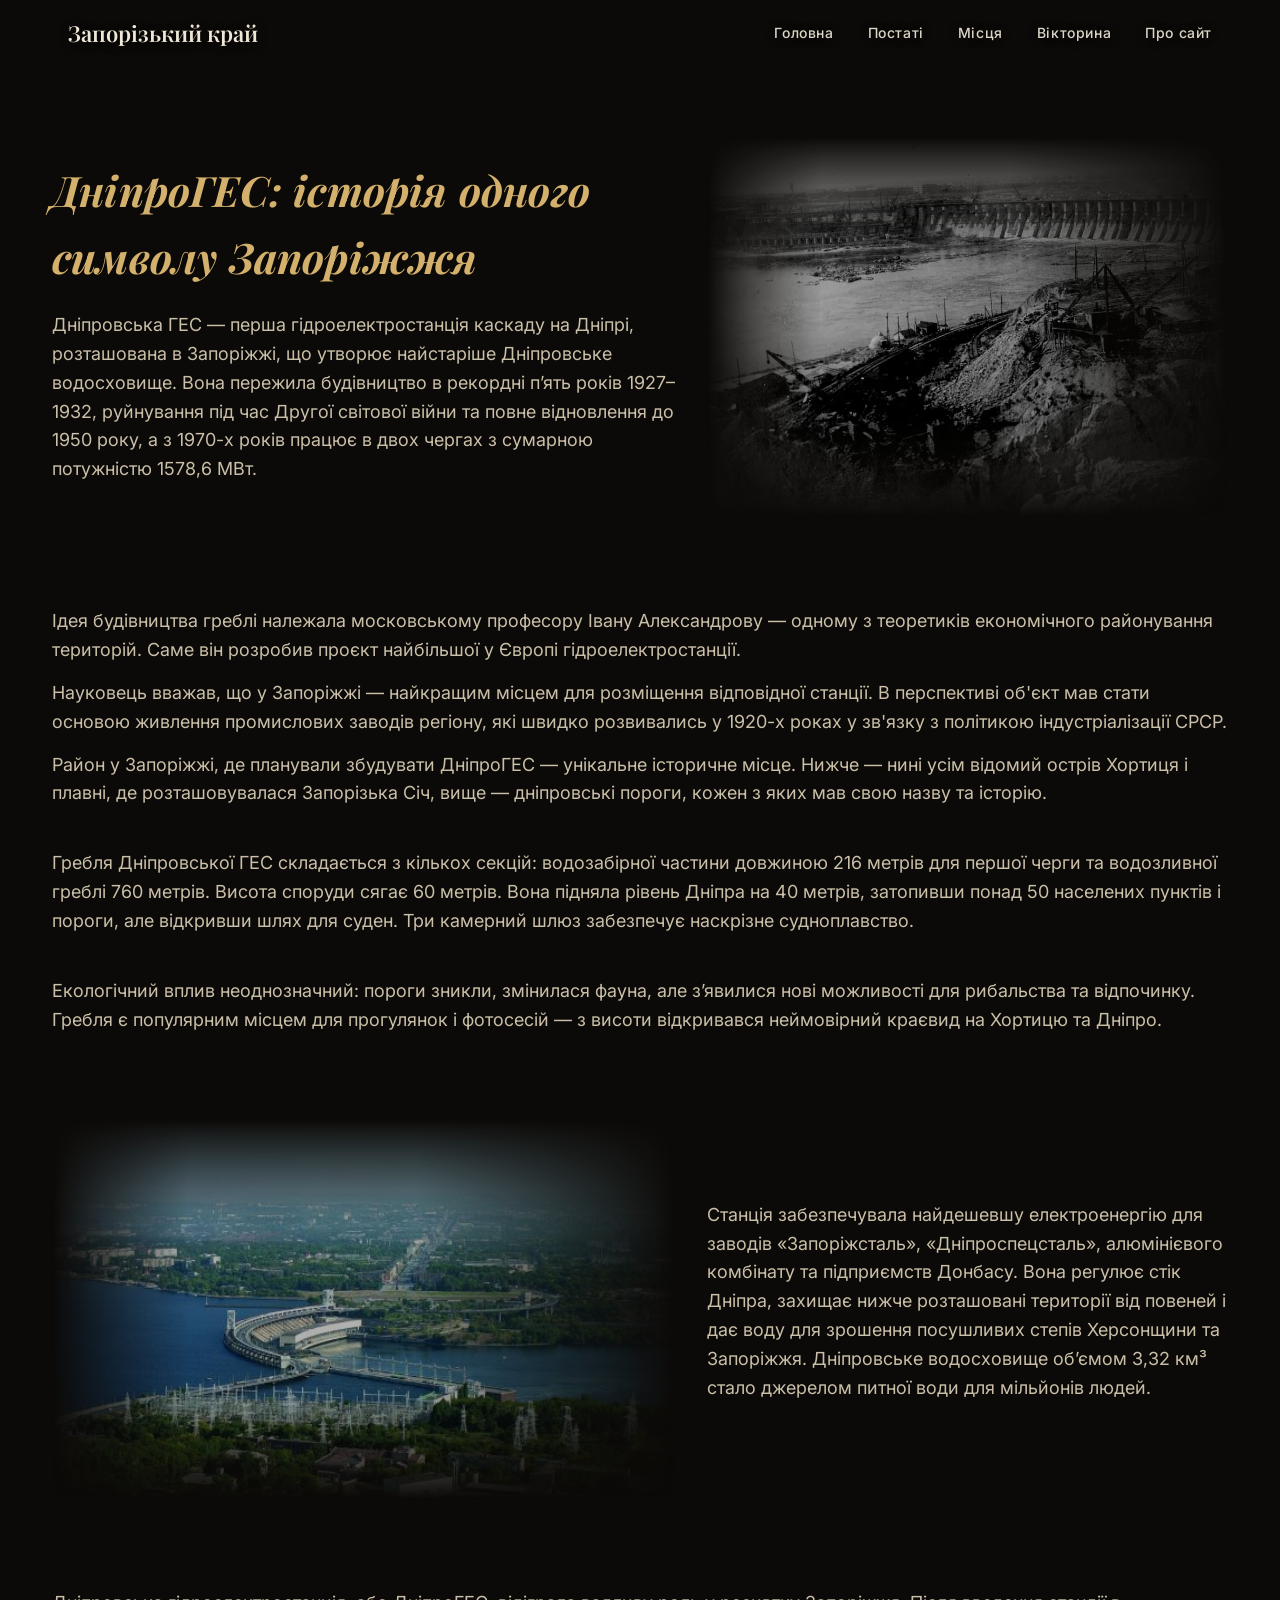
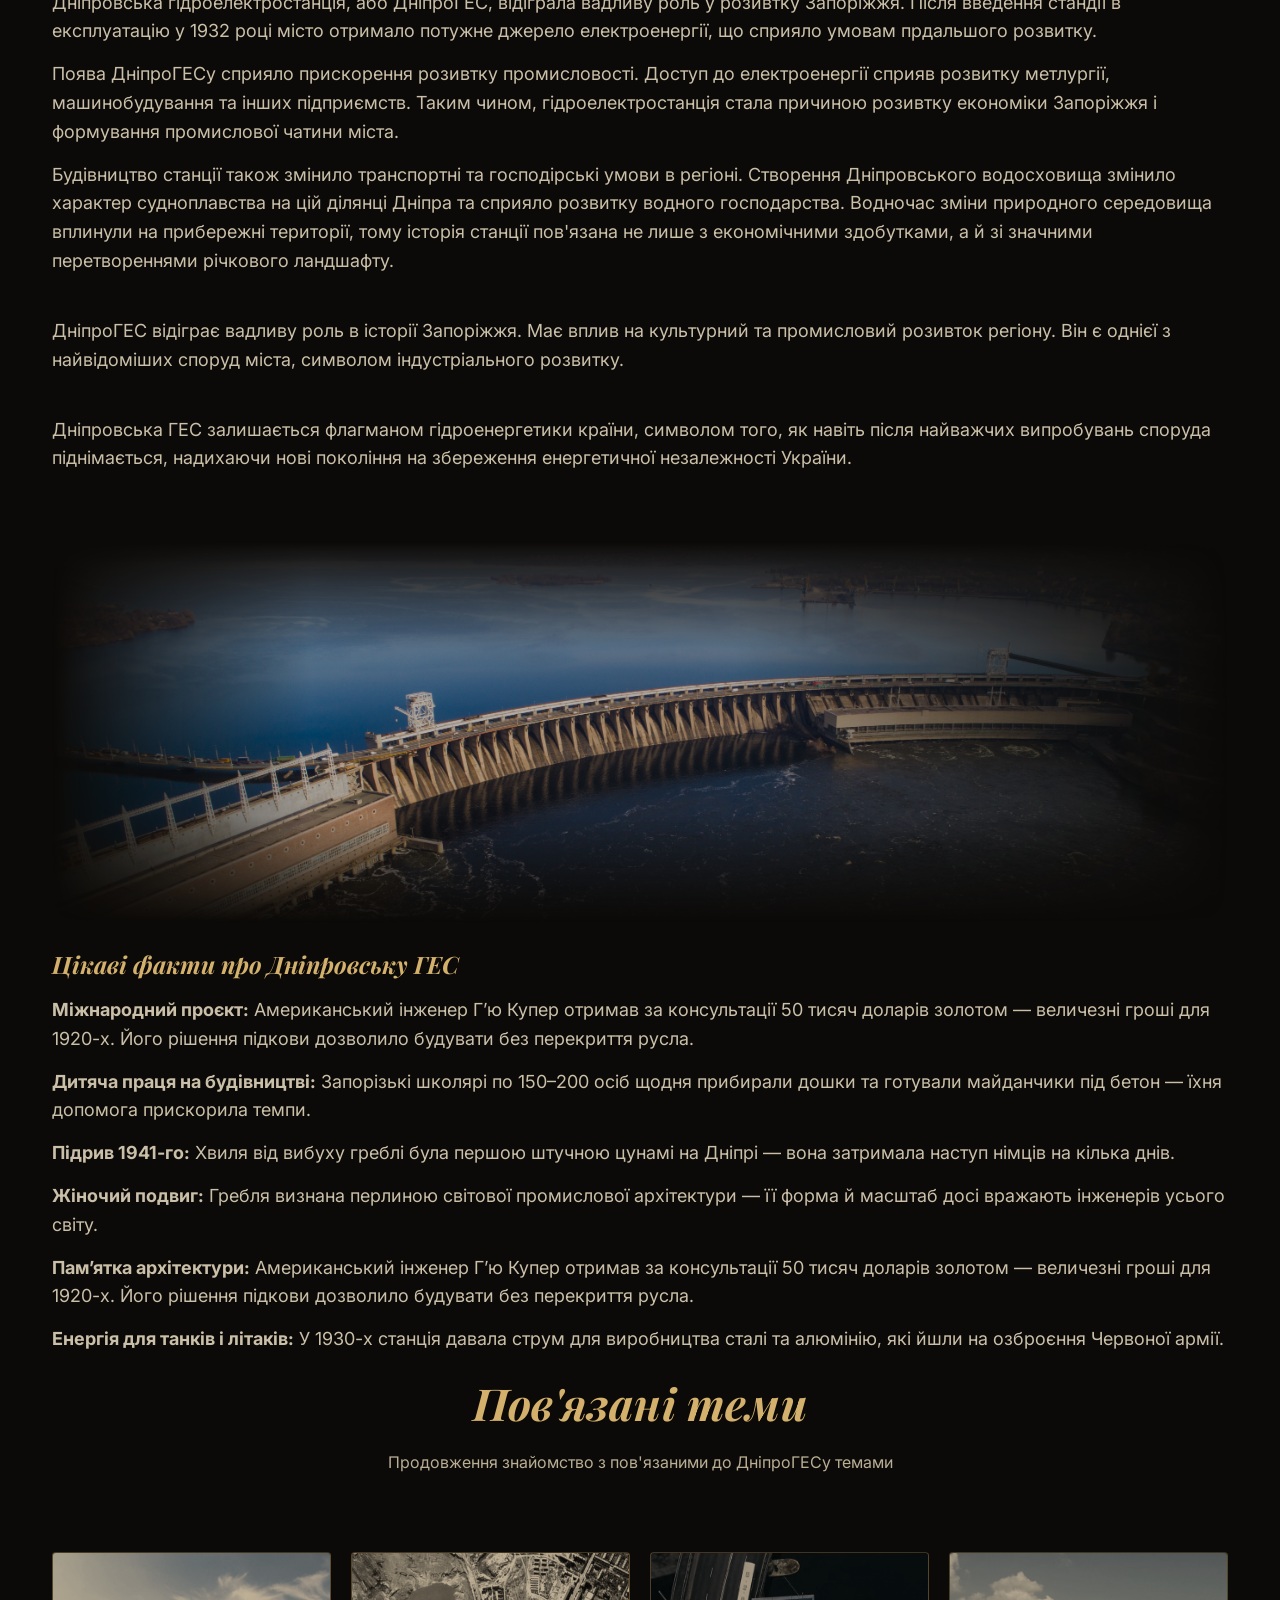
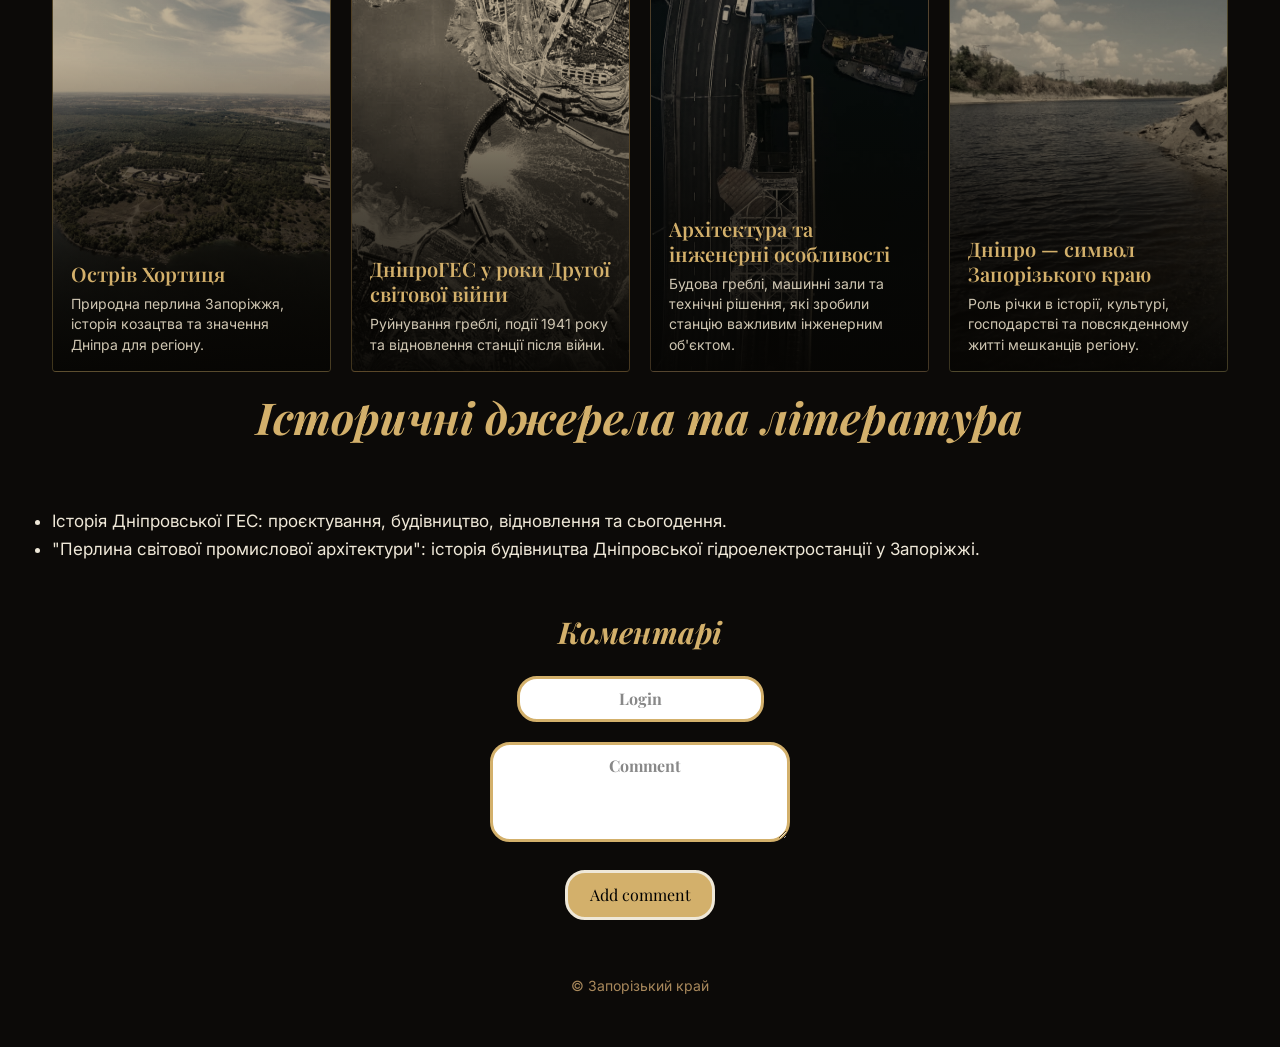
<file: Assets/Pages/dnipro-ges.html>
<!doctype html>
<html lang="uk">
  <head>
    <meta charset="UTF-8" />
    <meta
      name="viewport"
      content="width=device-width, initial-scale=1, viewport-fit=cover"
    />
    <title>ДніпроГЕС: історія одного символу Запоріжжя</title>
    <link rel="preconnect" href="https://fonts.googleapis.com" />
    <link rel="preconnect" href="https://fonts.gstatic.com" crossorigin />
    <link
      href="https://fonts.googleapis.com/css2?family=Playfair+Display:ital,wght@0,600;0,700;1,600&family=Inter:wght@400;500;600;800&display=swap"
      rel="stylesheet"
    />
    <link rel="stylesheet" href="../Styles/dnipro-ges.css" />
    <link rel="stylesheet" href="../Styles/ham-menu.css" />
    <link rel="stylesheet" href="../Styles/button-up.css" />
    <script src="../../Scripts/comments.js" defer></script>
    <script src="../../Scripts/button-up.js" defer></script>
    <script src="../../Scripts/ham-menu.js" defer></script>
  </head>
  <body data-page="industrial-zaporizhzhia">
    <header>
      <!-- Мобільне меню -->
      <div class="off-screen-menu">
        <ul>
          <li><a href="../../index.html">Головна</a></li>
          <li><a href="./figures.html">Постаті</a></li>
          <li><a href="./places.html">Місця</a></li>
          <li><a href="./quiz.html">Вікторина</a></li>
          <li><a href="./pro-sayt.html">Про сайт</a></li>
        </ul>
      </div>

      <!-- Бургер-меню -->
      <nav class="mobile-nav">
        <div class="ham-menu">
          <span></span>
          <span></span>
          <span></span>
        </div>
      </nav>
      <div class="wrap">
        <nav class="desktop-nav">
          <a class="brand" href="../../index.html">Запорізький край</a>
          <div class="navlinks">
            <a href="../../index.html">Головна</a>
            <a href="./figures.html">Постаті</a>
            <a href="./places.html">Місця</a>
            <a href="./quiz.html">Вікторина</a>
            <a href="./pro-sayt.html">Про сайт</a>
          </div>
        </nav>
      </div>
    </header>

    <!-- Головний вступний блок -->
    <div class="wrap">
      <div class="split">
        <div class="split-text">
          <h1>ДніпроГЕС: історія одного символу Запоріжжя</h1>
          <p>
            Дніпровська ГЕС — перша гідроелектростанція каскаду на Дніпрі,
            розташована в Запоріжжі, що утворює найстаріше Дніпровське
            водосховище. Вона пережила будівництво в рекордні п’ять років
            1927–1932, руйнування під час Другої світової війни та повне
            відновлення до 1950 року, а з 1970-х років працює в двох чергах з
            сумарною потужністю 1578,6 МВт.
          </p>
        </div>
        <div class="split-photo industrial-hero-photo"></div>
      </div>
    </div>

    <!-- Текстова історія -->
    <div class="wrap">
      <div class="split-text">
        <p>
          Ідея будівництва греблі належала московському професору Івану
          Александрову — одному з теоретиків економічного районування територій.
          Саме він розробив проєкт найбільшої у Європі гідроелектростанції.
        </p>
        <p>
          Науковець вважав, що у Запоріжжі — найкращим місцем для розміщення
          відповідної станції. В перспективі об'єкт мав стати основою живлення
          промислових заводів регіону, які швидко розвивались у 1920-х роках у
          зв'язку з політикою індустріалізації СРСР.
        </p>
        <p>
          Район у Запоріжжі, де планували збудувати ДніпроГЕС — унікальне
          історичне місце. Нижче — нині усім відомий острів Хортиця і плавні, де
          розташовувалася Запорізька Січ, вище — дніпровські пороги, кожен з
          яких мав свою назву та історію.
        </p>
        <br />
        <p>
          Гребля Дніпровської ГЕС складається з кількох секцій: водозабірної
          частини довжиною 216 метрів для першої черги та водозливної греблі 760
          метрів. Висота споруди сягає 60 метрів. Вона підняла рівень Дніпра на
          40 метрів, затопивши понад 50 населених пунктів і пороги, але
          відкривши шлях для суден. Три камерний шлюз забезпечує наскрізне
          судноплавство.
        </p>
        <br />
        <p>
          Екологічний вплив неоднозначний: пороги зникли, змінилася фауна, але
          з’явилися нові можливості для рибальства та відпочинку. Гребля є
          популярним місцем для прогулянок і фотосесій — з висоти відкривався
          неймовірний краєвид на Хортицю та Дніпро.
        </p>
      </div>
    </div>

    <!-- Другий фото-блок -->
    <div class="wrap">
      <div class="split">
        <div class="split-photo second-photo"></div>
        <div class="split-text">
          <p>
            Станція забезпечувала найдешевшу електроенергію для заводів
            «Запоріжсталь», «Дніпроспецсталь», алюмінієвого комбінату та
            підприємств Донбасу. Вона регулює стік Дніпра, захищає нижче
            розташовані території від повеней і дає воду для зрошення посушливих
            степів Херсонщини та Запоріжжя. Дніпровське водосховище об’ємом 3,32
            км³ стало джерелом питної води для мільйонів людей.
          </p>
        </div>
      </div>
    </div>

    <div class="wrap">
      <div class="split-text">
        <p>
          Дніпровська гідроелектростанція, або ДніпроГЕС, відіграла вадливу роль
          у розивтку Запоріжжя. Після введення стандії в експлуатацію у 1932
          році місто отримало потужне джерело електроенергії, що сприяло умовам
          прдальшого розвитку.
        </p>
        <p>
          Поява ДніпроГЕСу сприяло прискорення розивтку промисловості. Доступ до
          електроенергії сприяв розвитку метлургії, машинобудування та інших
          підприємств. Таким чином, гідроелектростанція стала причиною розивтку
          економіки Запоріжжя і формування промислової чатини міста.
        </p>
        <p>
          Будівництво станції також змінило транспортні та господірські умови в
          регіоні. Створення Дніпровського водосховища змінило характер
          судноплавства на цій ділянці Дніпра та сприяло розвитку водного
          господарства. Водночас зміни природного середовища вплинули на
          прибережні території, тому історія станції пов'язана не лише з
          економічними здобутками, а й зі значними перетвореннями річкового
          ландшафту.
        </p>
        <br />
        <p>
          ДніпроГЕС відіграє вадливу роль в історії Запоріжжя. Має вплив на
          культурний та промисловий розивток регіону. Він є однієї з
          найвідоміших споруд міста, символом індустріального розвитку.
        </p>
        <br />
        <p>
          Дніпровська ГЕС залишається флагманом гідроенергетики країни, символом
          того, як навіть після найважчих випробувань споруда піднімається,
          надихаючи нові покоління на збереження енергетичної незалежності
          України.
        </p>
        <br /><br />
      </div>
    </div>

    <div class="wrap">
      <div class="split-text">
        <div class="split-photo third-photo"></div>
        <br />
        <h3>Цікаві факти про Дніпровську ГЕС</h3>
        <p>
          <strong>Міжнародний проєкт:</strong> Американський інженер Г’ю Купер
          отримав за консультації 50 тисяч доларів золотом — величезні гроші для
          1920-х. Його рішення підкови дозволило будувати без перекриття русла.
        </p>
        <p>
          <strong>Дитяча праця на будівництві:</strong> Запорізькі школярі по
          150–200 осіб щодня прибирали дошки та готували майданчики під бетон —
          їхня допомога прискорила темпи.
        </p>
        <p>
          <strong>Підрив 1941-го:</strong> Хвиля від вибуху греблі була першою
          штучною цунамі на Дніпрі — вона затримала наступ німців на кілька
          днів.
        </p>
        <p>
          <strong>Жіночий подвиг:</strong> Гребля визнана перлиною світової
          промислової архітектури — її форма й масштаб досі вражають інженерів
          усього світу.
        </p>
        <p>
          <strong>Пам’ятка архітектури:</strong> Американський інженер Г’ю Купер
          отримав за консультації 50 тисяч доларів золотом — величезні гроші для
          1920-х. Його рішення підкови дозволило будувати без перекриття русла.
        </p>
        <p>
          <strong>Енергія для танків і літаків:</strong> У 1930-х станція давала
          струм для виробництва сталі та алюмінію, які йшли на озброєння
          Червоної армії.
        </p>
      </div>
    </div>

    <!-- Ключові аспекти (Карточки) -->
    <section id="industrial-aspects" class="wrap">
      <div class="section-head">
        <h2>Пов'язані теми</h2>
        <p>Продовження знайомство з пов'язаними до ДніпроГЕСу темами</p>
      </div>
      <div class="cards">
        <div class="card c1">
          <div class="ph"></div>
          <div class="shade"></div>
          <div class="cap">
            <h3>Острів Хортиця</h3>
            <p>
              Природна перлина Запоріжжя, історія козацтва та значення Дніпра
              для регіону.
            </p>
          </div>
        </div>
        <div class="card c2">
          <div class="ph"></div>
          <div class="shade"></div>
          <div class="cap">
            <h3>ДніпроГЕС у роки Другої світової війни</h3>
            <p>
              Руйнування греблі, події 1941 року та відновлення станції після
              війни.
            </p>
          </div>
        </div>
        <div class="card c3">
          <div class="ph"></div>
          <div class="shade"></div>
          <div class="cap">
            <h3>Архітектура та інженерні особливості</h3>
            <p>
              Будова греблі, машинні зали та технічні рішення, які зробили
              станцію важливим інженерним об'єктом.
            </p>
          </div>
        </div>
        <div class="card c4">
          <div class="ph"></div>
          <div class="shade"></div>
          <div class="cap">
            <h3>Дніпро — символ Запорізького краю</h3>
            <p>
              Роль річки в історії, культурі, господарстві та повсякденному
              житті мешканців регіону.
            </p>
          </div>
        </div>
      </div>
    </section>

    <section class="wrap sources">
      <div class="section-head">
        <h2>Історичні джерела та література</h2>
      </div>
      <ul>
        <li>
          <a
            href="https://uhe.gov.ua/media_tsentr/novyny/istoriya-dniprovskoi-ges-proektuvannya-budivnictvo-vidnovlennya-ta-sogodennya"
            target="_blank"
            rel="noopener"
            >Історія Дніпровської ГЕС: проєктування, будівництво, відновлення та
            сьогодення</a
          >.
        </li>
        <li>
          <a
            href="https://suspilne.media/zaporizhzhia/971823-perlina-svitovoi-promislovoi-arhitekturi-istoria-budivnictva-"
            target="_blank"
            rel="noopener"
            >"Перлина світової промислової архітектури": історія будівництва
            Дніпровської гідроелектростанції у Запоріжжі</a
          >.
        </li>
      </ul>
    </section>

    <!-- Секція коментарів -->
    <section class="comments">
      <h2>Коментарі</h2>
      <form id="comment-form">
        <div class="form-inputs">
          <div>
            <input type="text" id="login" placeholder="Login" required />
          </div>
          <div>
            <textarea
              id="comment-text"
              placeholder="Comment"
              required
            ></textarea>
          </div>
          <div>
            <button type="submit">Add comment</button>
          </div>
        </div>
        <div id="comment-list"></div>
      </form>
    </section>

    <button id="button-up" title="button-up">&#8593;</button>

    <footer>© Запорізький край</footer>
  </body>
</html>
</file>
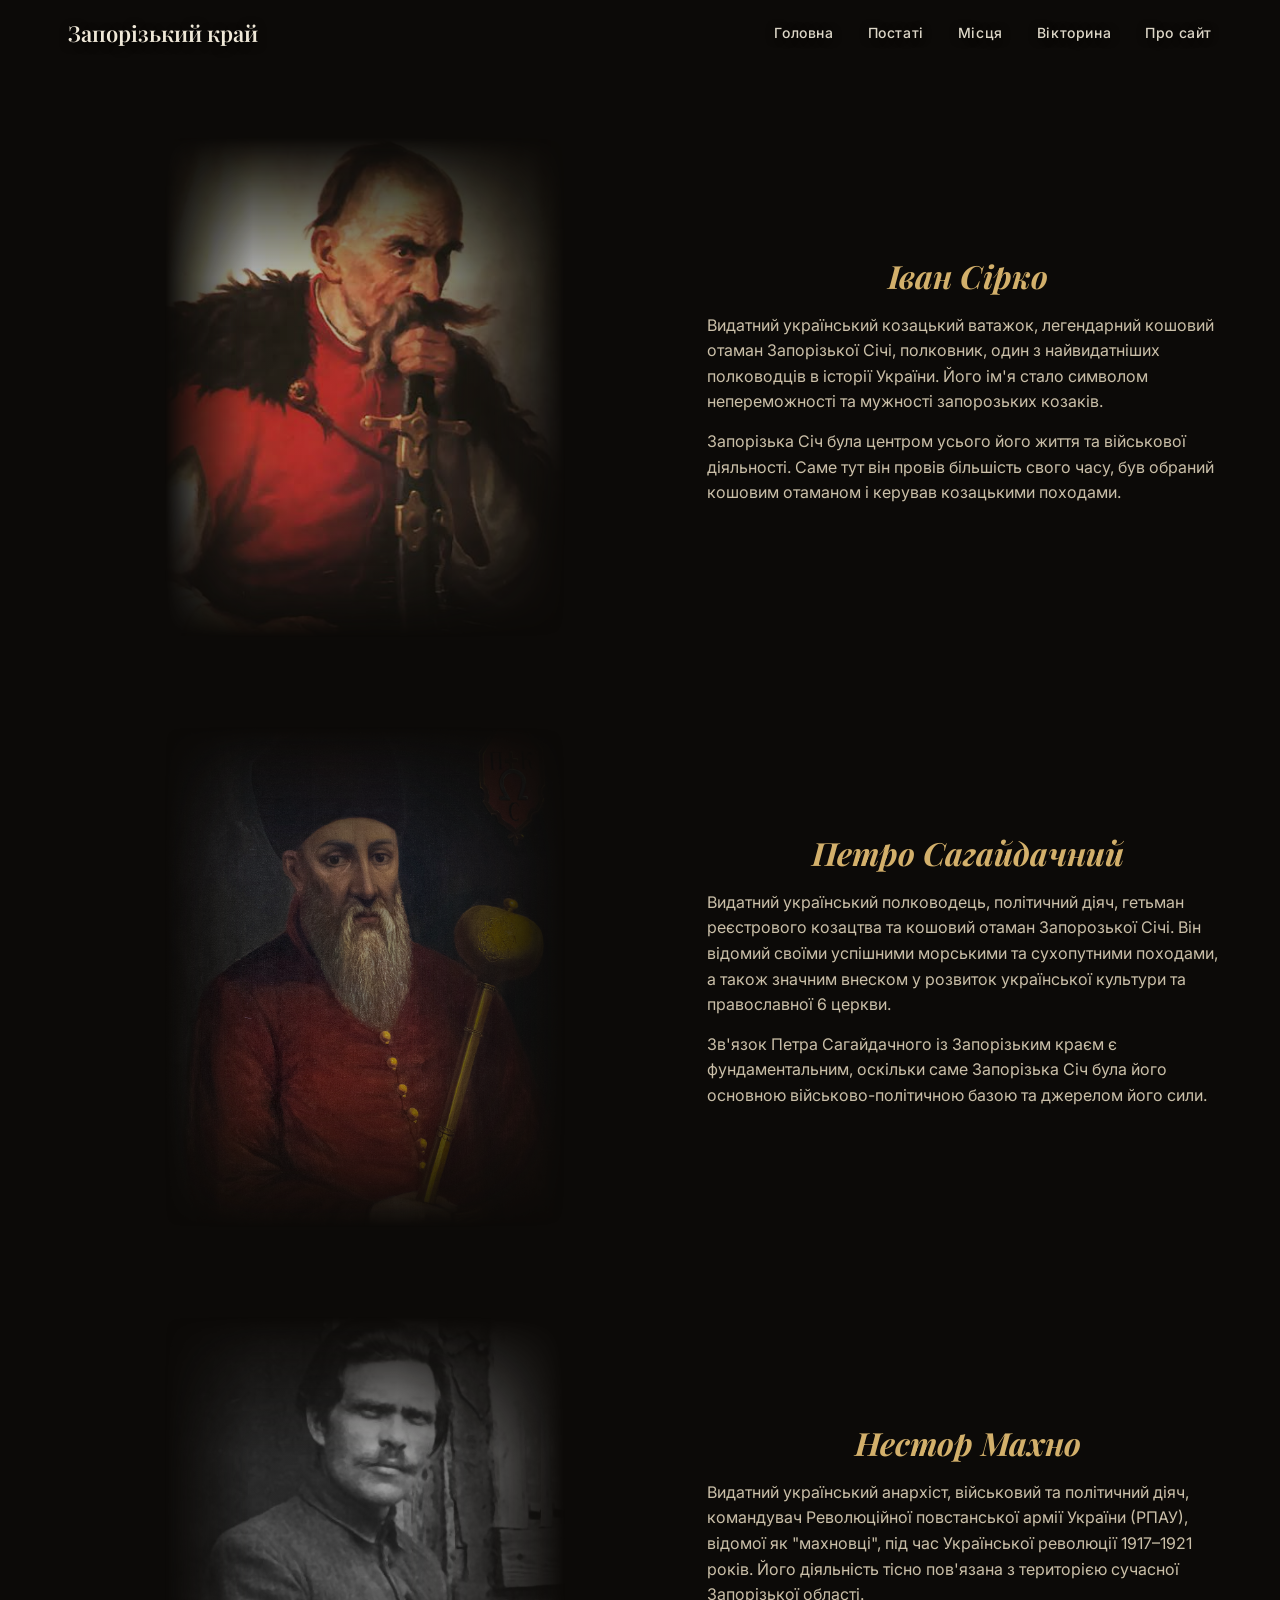
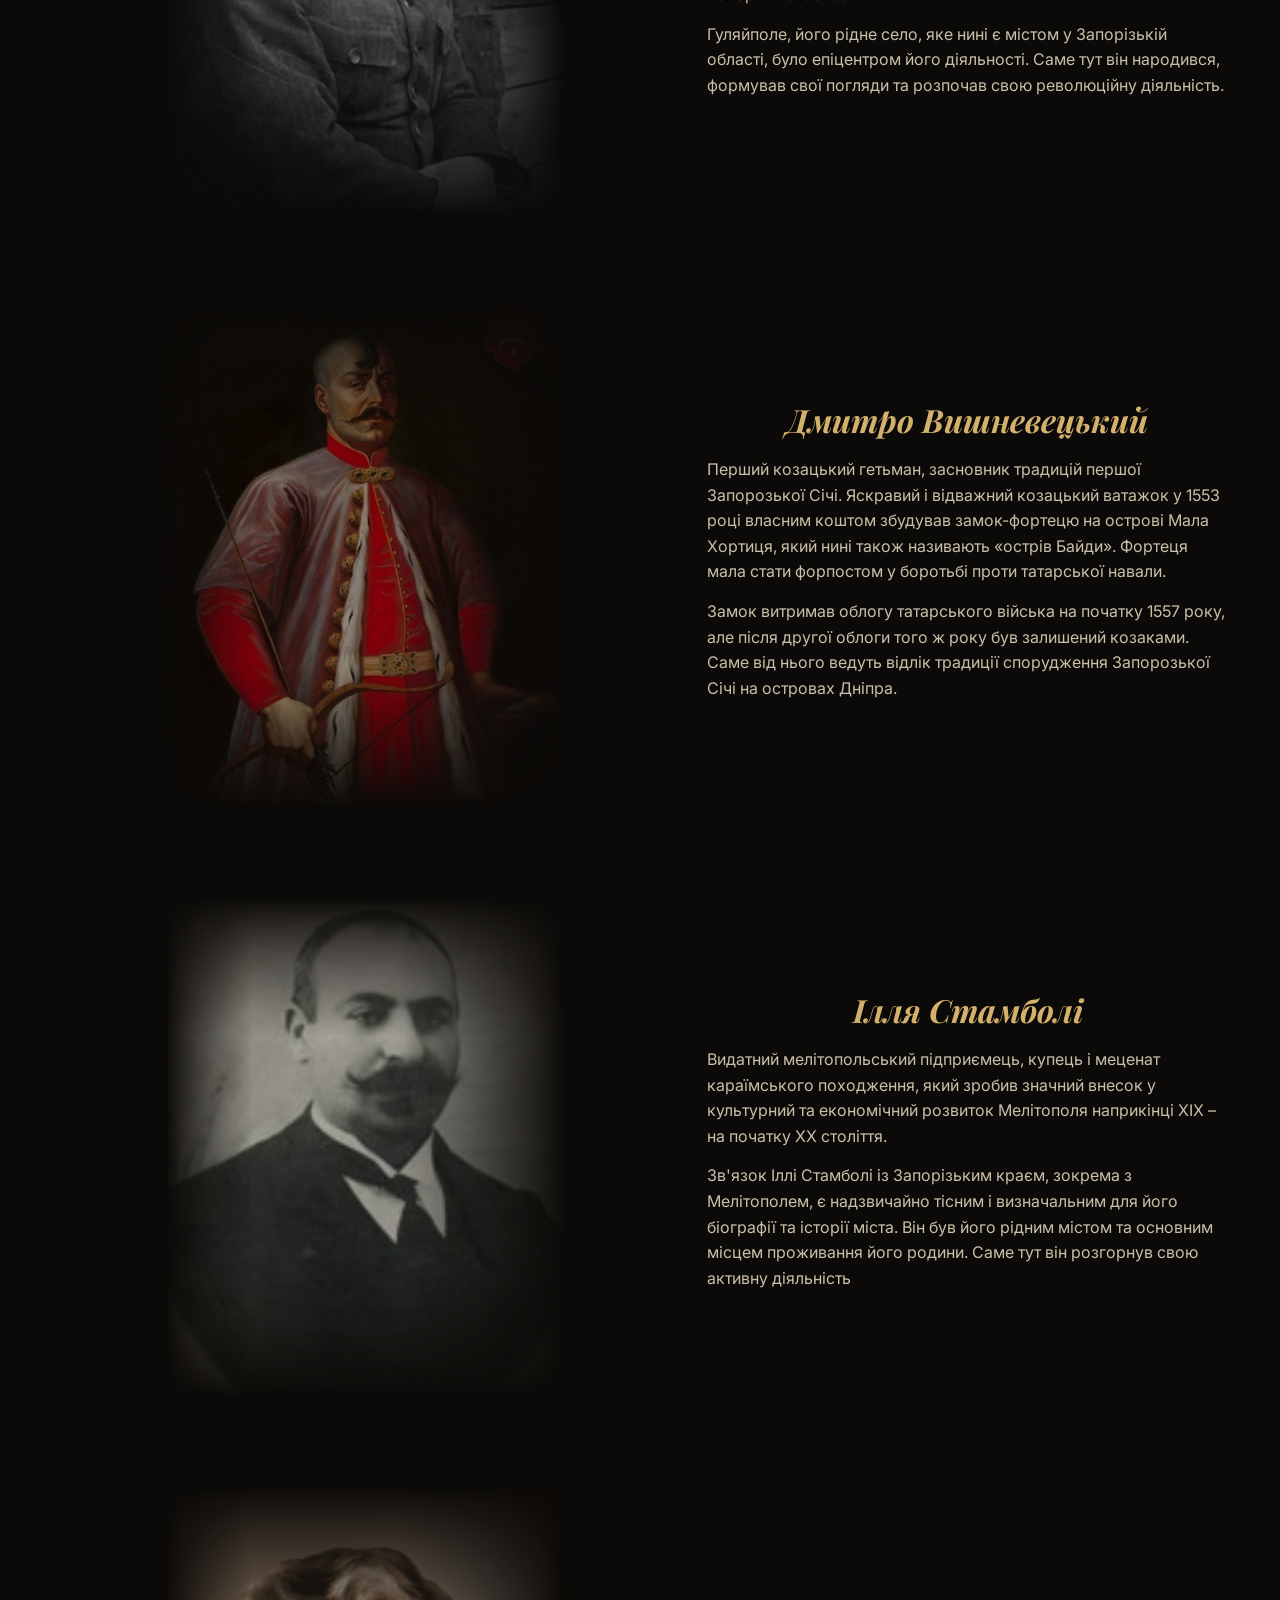
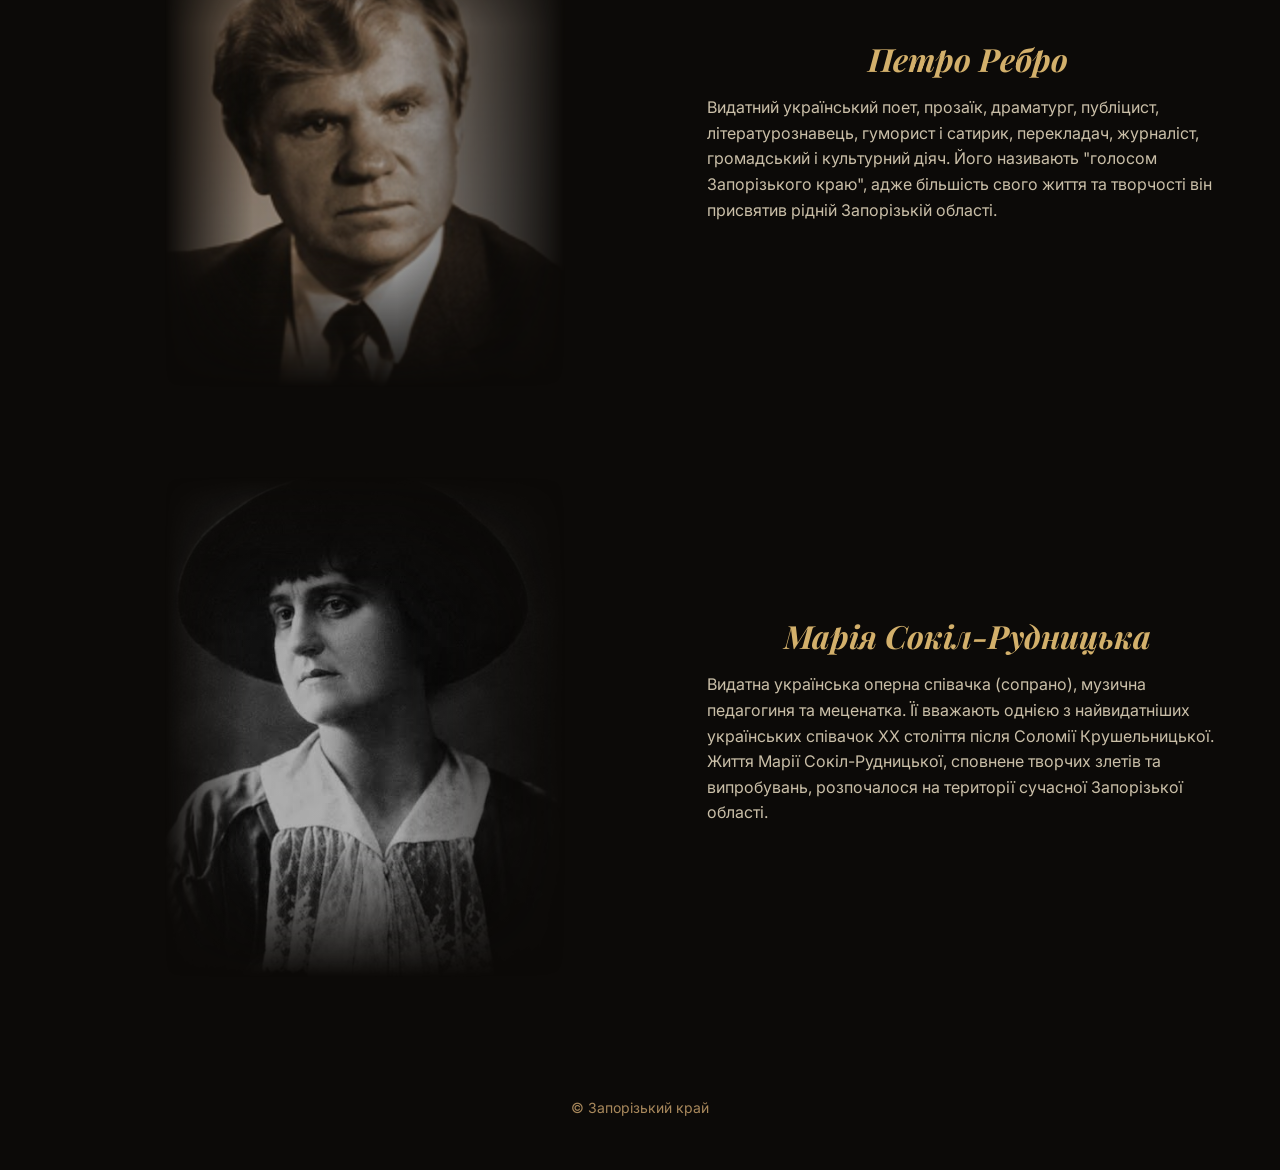
<file: Assets/Pages/figures.html>
<!doctype html>
<html lang="uk">
  <head>
    <meta charset="UTF-8" />
    <meta
      name="viewport"
      content="width=device-width, initial-scale=1, viewport-fit=cover"
    />
    <title>Постаті</title>
    <link rel="preconnect" href="https://fonts.googleapis.com" />
    <link rel="preconnect" href="https://fonts.gstatic.com" crossorigin />
    <link
      href="https://fonts.googleapis.com/css2?family=Playfair+Display:ital,wght@0,600;0,700;1,600&family=Inter:wght@400;500;600;800&display=swap"
      rel="stylesheet"
    />
    <link rel="stylesheet" href="../Styles/figures.css" />
    <link rel="stylesheet" href="../Styles/ham-menu.css" />
    <link rel="stylesheet" href="../Styles/button-up.css" />
    <script src="../../Scripts/button-up.js" defer></script>
    <script src="../../Scripts/ham-menu.js" defer></script>
    <script src="../../Scripts/button-up.js" defer></script>
  </head>
  <body>
    <header>
      <!-- Мобільне меню -->
      <div class="off-screen-menu">
        <ul>
          <li><a href="../../index.html">Головна</a></li>
          <li><a href="./figures.html">Постаті</a></li>
          <li><a href="./places.html">Місця</a></li>
          <li><a href="./quiz.html">Вікторина</a></li>
          <li><a href="./pro-sayt.html">Про сайт</a></li>
        </ul>
      </div>

      <!-- Бургер -->
      <nav class="mobile-nav">
        <div class="ham-menu">
          <span></span>
          <span></span>
          <span></span>
        </div>
      </nav>
      <div class="wrap">
        <nav class="desktop-nav">
          <a class="brand" href="../../index.html">Запорізький край</a>
          <div class="navlinks">
            <a href="../../index.html">Головна</a>
            <a href="./figures.html">Постаті</a>
            <a href="./places.html">Місця</a>
            <a href="./quiz.html">Вікторина</a>
            <a href="./pro-sayt.html">Про сайт</a>
          </div>
        </nav>
      </div>
    </header>

    <div class="wrap">
      <div class="split">
        <div class="split-photo first-photo"></div>
        <div class="split-text">
          <h3>Іван Сірко</h3>
          <p>
            Видатний український козацький ватажок, легендарний кошовий отаман
            Запорізької Січі, полковник, один з найвидатніших полководців в
            історії України. Його ім'я стало символом непереможності та мужності
            запорозьких козаків.
          </p>
          <p>
            Запорізька Січ була центром усього його життя та військової
            діяльності. Саме тут він провів більшість свого часу, був обраний
            кошовим отаманом і керував козацькими походами.
          </p>
        </div>
      </div>
    </div>

    <div class="wrap">
      <div class="split">
        <div class="split-photo second-photo"></div>
        <div class="split-text">
          <h3>Петро Сагайдачний</h3>
          <p>
            Видатний український полководець, політичний діяч, гетьман
            реєстрового козацтва та кошовий отаман Запорозької Січі. Він відомий
            своїми успішними морськими та сухопутними походами, а також значним
            внеском у розвиток української культури та православної 6 церкви.
          </p>
          <p>
            Зв'язок Петра Сагайдачного із Запорізьким краєм є фундаментальним,
            оскільки саме Запорізька Січ була його основною військово-політичною
            базою та джерелом його сили.
          </p>
        </div>
      </div>
    </div>

    <div class="wrap">
      <div class="split">
        <div class="split-photo third-photo"></div>
        <div class="split-text">
          <h3>Нестор Махно</h3>
          <p>
            Видатний український анархіст, військовий та політичний діяч,
            командувач Революційної повстанської армії України (РПАУ), відомої
            як "махновці", під час Української революції 1917–1921 років. Його
            діяльність тісно пов'язана з територією сучасної Запорізької
            області.
          </p>
          <p>
            Гуляйполе, його рідне село, яке нині є містом у Запорізькій області,
            було епіцентром його діяльності. Саме тут він народився, формував
            свої погляди та розпочав свою революційну діяльність.
          </p>
        </div>
      </div>
    </div>

    <div class="wrap">
      <div class="split">
        <div class="split-photo fourth-photo"></div>
        <div class="split-text">
          <h3>Дмитро Вишневецький</h3>
          <p>
            Перший козацький гетьман, засновник традицій першої Запорозької
            Січі. Яскравий і відважний козацький ватажок у 1553 році власним
            коштом збудував замок-фортецю на острові Мала Хортиця, який нині
            також називають «острів Байди». Фортеця мала стати форпостом у
            боротьбі проти татарської навали.
          </p>
          <p>
            Замок витримав облогу татарського війська на початку 1557 року, але
            після другої облоги того ж року був залишений козаками. Саме від
            нього ведуть відлік традиції спорудження Запорозької Січі на
            островах Дніпра.
          </p>
        </div>
      </div>
    </div>

    <div class="wrap">
      <div class="split">
        <div class="split-photo fifth-photo"></div>
        <div class="split-text">
          <h3>Ілля Стамболі</h3>
          <p>
            Видатний мелітопольський підприємець, купець і меценат караїмського
            походження, який зробив значний внесок у культурний та економічний
            розвиток Мелітополя наприкінці XIX – на початку XX століття.
          </p>
          <p>
            Зв'язок Іллі Стамболі із Запорізьким краєм, зокрема з
            Мелітополем, є надзвичайно тісним і визначальним для його біографії
            та історії міста. Він був його рідним містом та основним
            місцем проживання його родини. Саме тут він розгорнув свою активну
            діяльність
          </p>
        </div>
      </div>
    </div>

    <div class="wrap">
      <div class="split">
        <div class="split-photo sixth-photo"></div>
        <div class="split-text">
          <h3>Петро Ребро</h3>
          <p>
            Видатний український поет, прозаїк, драматург, публіцист,
            літературознавець, гуморист і сатирик, перекладач, журналіст,
            громадський і культурний діяч. Його називають "голосом Запорізького
            краю", адже більшість свого життя та творчості він присвятив рідній
            Запорізькій області.
          </p>
        </div>
      </div>
    </div>

    <div class="wrap">
      <div class="split">
        <div class="split-photo seventh-photo"></div>
        <div class="split-text">
          <h3>Марія Сокіл-Рудницька</h3>
          <p>
            Видатна українська оперна співачка (сопрано), музична педагогиня та
            меценатка. Її вважають однією з найвидатніших українських співачок
            ХХ століття після Соломії Крушельницької. Життя Марії
            Сокіл-Рудницької, сповнене творчих злетів та випробувань,
            розпочалося на території сучасної Запорізької області.
          </p>
        </div>
      </div>
    </div>

    <button id="button-up" title="button-up">&#8593;</button>

    <footer>© Запорізький край</footer>
  </body>
</html>
</file>
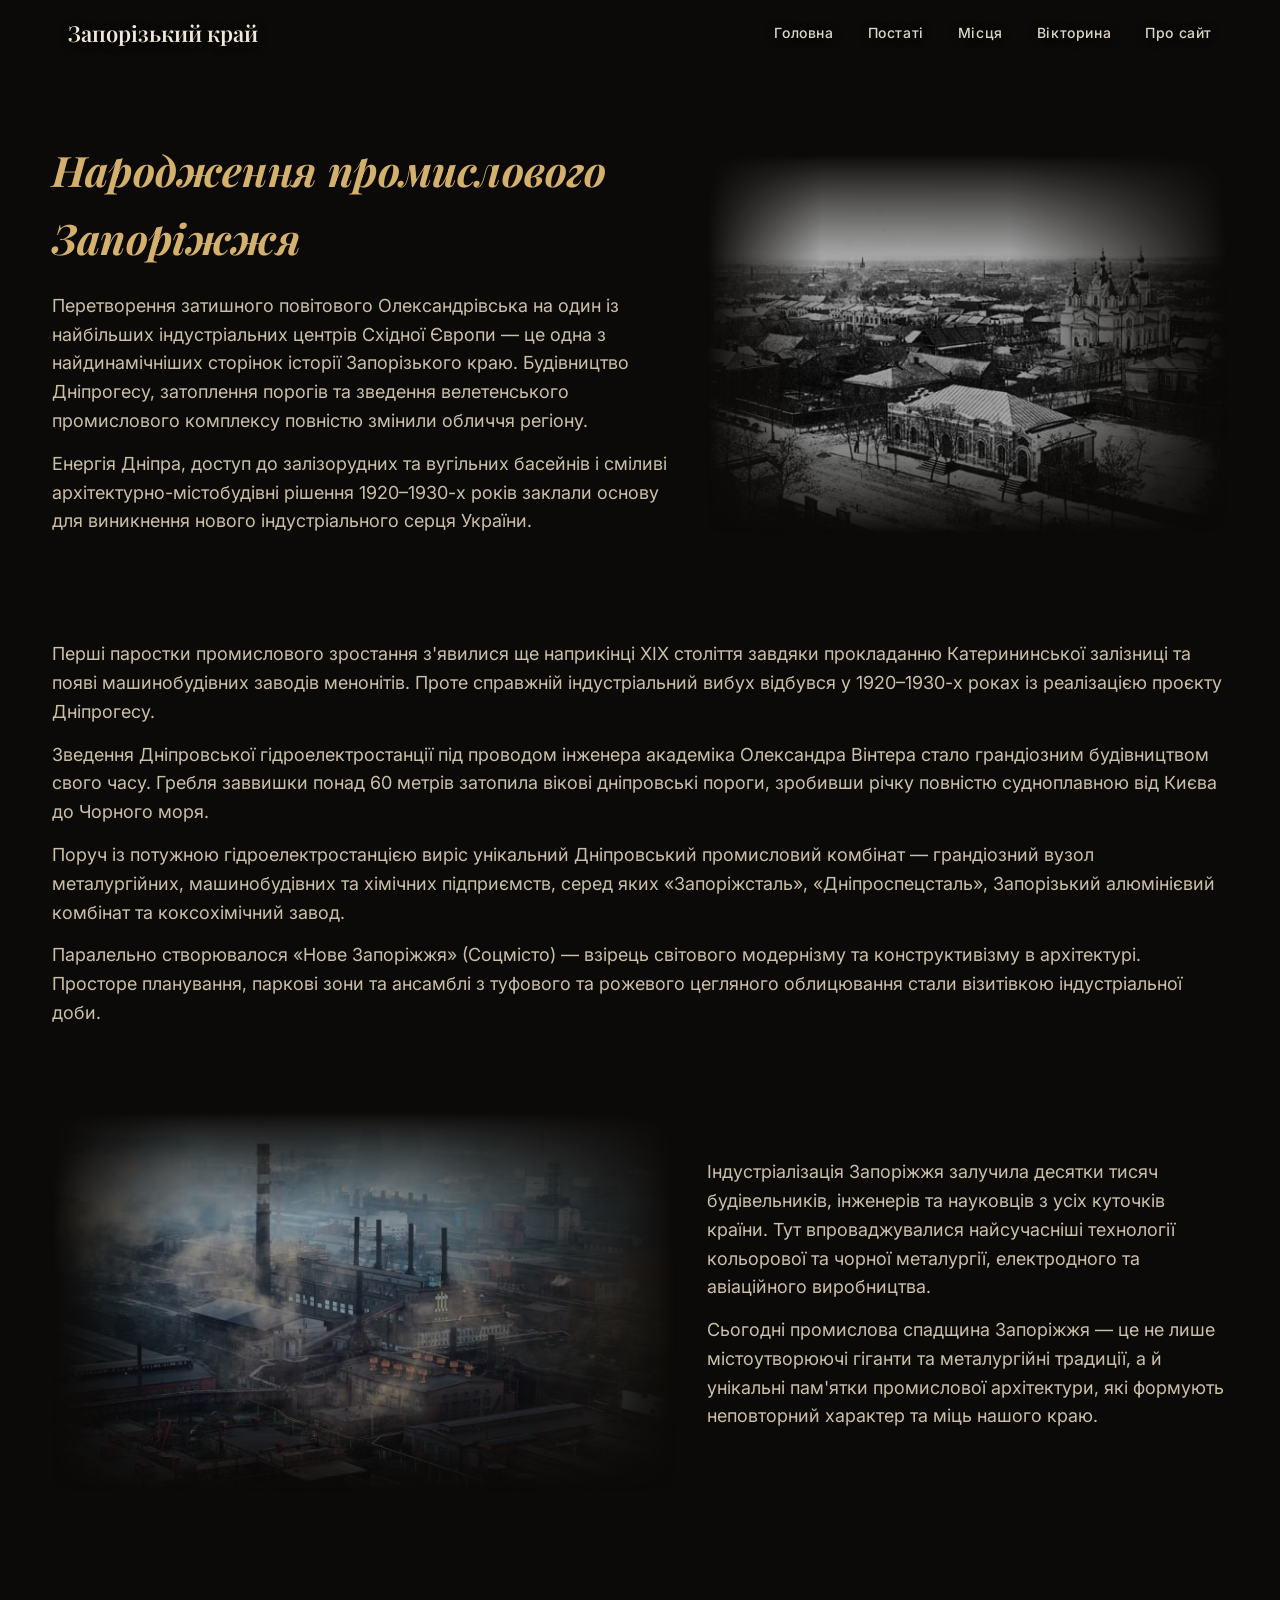
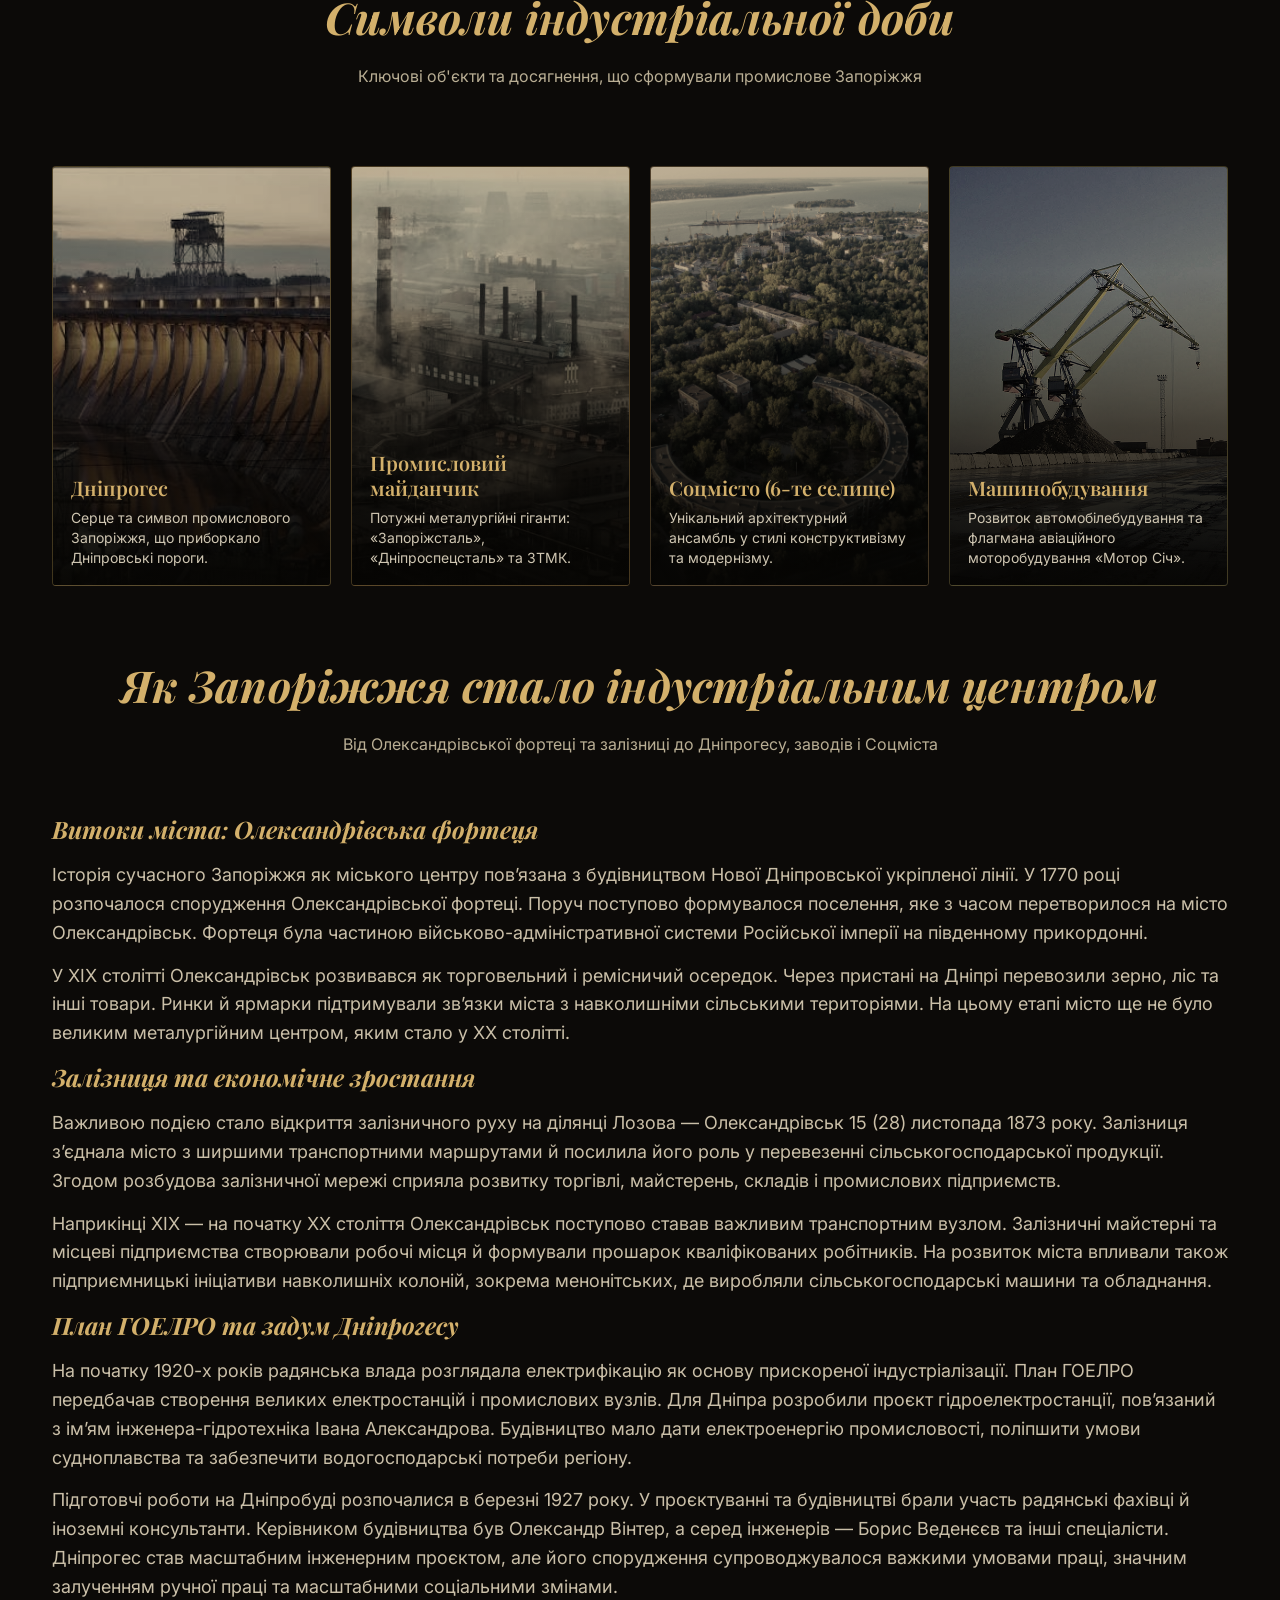
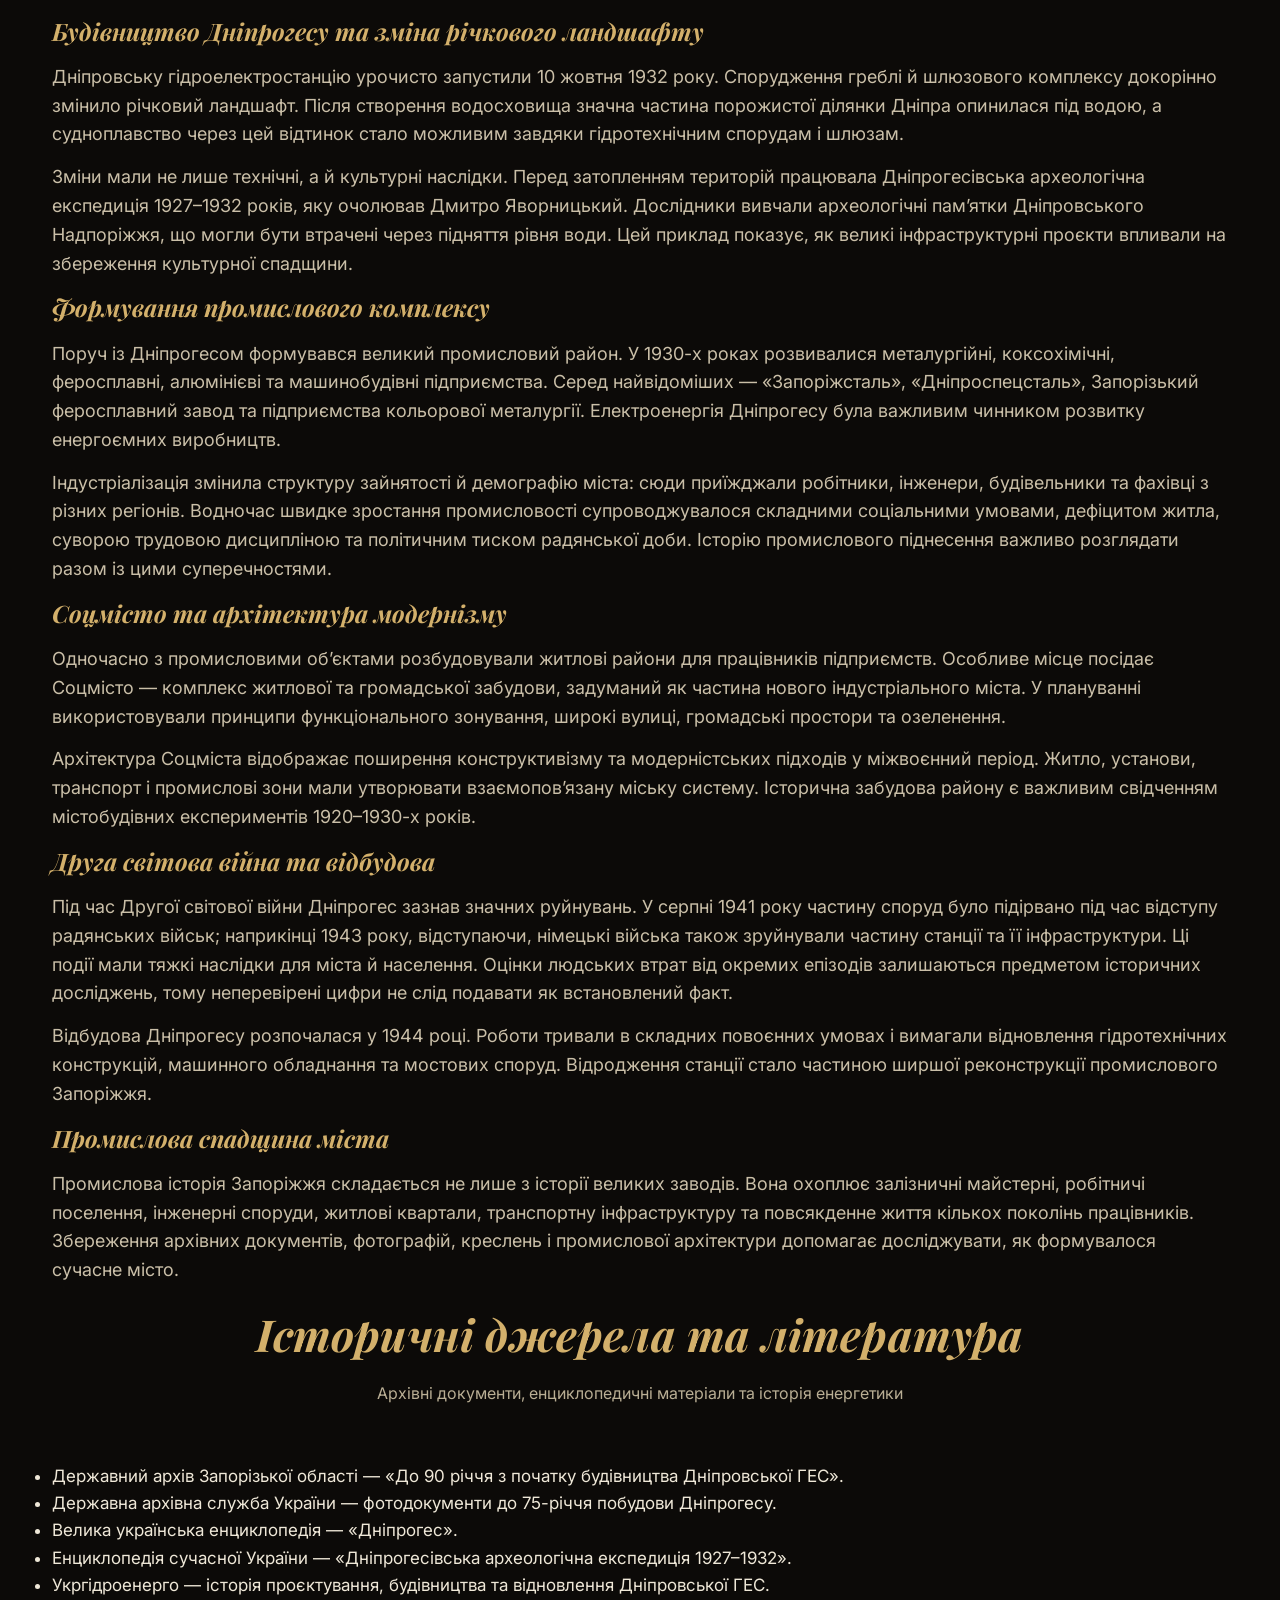
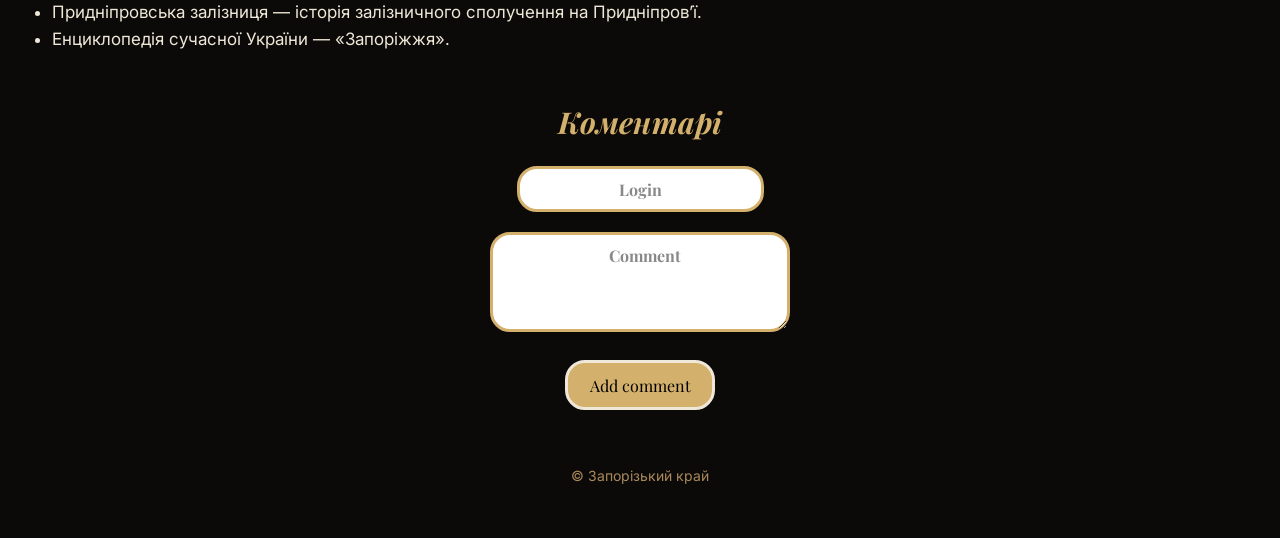
<file: Assets/Pages/industrial-zaporizhzhia.html>
<!doctype html>
<html lang="uk">
  <head>
    <meta charset="UTF-8" />
    <meta
      name="viewport"
      content="width=device-width, initial-scale=1, viewport-fit=cover"
    />
    <title>Народження промислового Запоріжжя</title>
    <link rel="preconnect" href="https://fonts.googleapis.com" />
    <link rel="preconnect" href="https://fonts.gstatic.com" crossorigin />
    <link
      href="https://fonts.googleapis.com/css2?family=Playfair+Display:ital,wght@0,600;0,700;1,600&family=Inter:wght@400;500;600;800&display=swap"
      rel="stylesheet"
    />
    <link rel="stylesheet" href="../Styles/industrial-zaporizhzhia.css" />
    <link rel="stylesheet" href="../Styles/ham-menu.css" />
    <link rel="stylesheet" href="../Styles/button-up.css" />
    <script src="../../Scripts/comments.js" defer></script>
    <script src="../../Scripts/button-up.js" defer></script>
    <script src="../../Scripts/ham-menu.js" defer></script>
  </head>
  <body data-page="industrial-zaporizhzhia">
    <header>
      <!-- Мобільне меню -->
      <div class="off-screen-menu">
        <ul>
          <li><a href="../../index.html">Головна</a></li>
          <li><a href="./figures.html">Постаті</a></li>
          <li><a href="./places.html">Місця</a></li>
          <li><a href="./quiz.html">Вікторина</a></li>
          <li><a href="./pro-sayt.html">Про сайт</a></li>
        </ul>
      </div>

      <!-- Бургер-меню -->
      <nav class="mobile-nav">
        <div class="ham-menu">
          <span></span>
          <span></span>
          <span></span>
        </div>
      </nav>
      <div class="wrap">
        <nav class="desktop-nav">
          <a class="brand" href="../../index.html">Запорізький край</a>
          <div class="navlinks">
            <a href="../../index.html">Головна</a>
            <a href="./figures.html">Постаті</a>
            <a href="./places.html">Місця</a>
            <a href="./quiz.html">Вікторина</a>
            <a href="./pro-sayt.html">Про сайт</a>
          </div>
        </nav>
      </div>
    </header>

    <!-- Головний вступний блок -->
    <div class="wrap">
      <div class="split">
        <div class="split-text">
          <h1>Народження промислового Запоріжжя</h1>
          <p>
            Перетворення затишного повітового Олександрівська на один із
            найбільших індустріальних центрів Східної Європи — це одна з
            найдинамічніших сторінок історії Запорізького краю. Будівництво
            Дніпрогесу, затоплення порогів та зведення велетенського
            промислового комплексу повністю змінили обличчя регіону.
          </p>
          <p>
            Енергія Дніпра, доступ до залізорудних та вугільних басейнів і
            сміливі архітектурно-містобудівні рішення 1920–1930-х років заклали
            основу для виникнення нового індустріального серця України.
          </p>
        </div>
        <div class="split-photo industrial-hero-photo"></div>
      </div>
    </div>

    <!-- Текстова історія -->
    <div class="wrap">
      <div class="split-text">
        <p>
          Перші паростки промислового зростання з'явилися ще наприкінці XIX
          століття завдяки прокладанню Катерининської залізниці та появі
          машинобудівних заводів менонітів. Проте справжній індустріальний вибух
          відбувся у 1920–1930-х роках із реалізацією проєкту Дніпрогесу.
        </p>
        <p>
          Зведення Дніпровської гідроелектростанції під проводом інженера
          академіка Олександра Вінтера стало грандіозним будівництвом свого
          часу. Гребля заввишки понад 60 метрів затопила вікові дніпровські
          пороги, зробивши річку повністю судноплавною від Києва до Чорного
          моря.
        </p>
        <p>
          Поруч із потужною гідроелектростанцією виріс унікальний Дніпровський
          промисловий комбінат — грандіозний вузол металургійних, машинобудівних
          та хімічних підприємств, серед яких «Запоріжсталь», «Дніпроспецсталь»,
          Запорізький алюмінієвий комбінат та коксохімічний завод.
        </p>
        <p>
          Паралельно створювалося «Нове Запоріжжя» (Соцмісто) — взірець
          світового модернізму та конструктивізму в архітектурі. Просторе
          планування, паркові зони та ансамблі з туфового та рожевого цегляного
          облицювання стали візитівкою індустріальної доби.
        </p>
      </div>
    </div>

    <!-- Другий фото-блок -->
    <div class="wrap">
      <div class="split">
        <div class="split-photo second-photo"></div>
        <div class="split-text">
          <p>
            Індустріалізація Запоріжжя залучила десятки тисяч будівельників,
            інженерів та науковців з усіх куточків країни. Тут впроваджувалися
            найсучасніші технології кольорової та чорної металургії,
            електродного та авіаційного виробництва.
          </p>
          <p>
            Сьогодні промислова спадщина Запоріжжя — це не лише містоутворюючі
            гіганти та металургійні традиції, а й унікальні пам'ятки промислової
            архітектури, які формують неповторний характер та міць нашого краю.
          </p>
        </div>
      </div>
    </div>

    <!-- Ключові аспекти (Карточки) -->
    <section id="industrial-aspects" class="wrap">
      <div class="section-head">
        <h2>Символи індустріальної доби</h2>
        <p>Ключові об'єкти та досягнення, що сформували промислове Запоріжжя</p>
      </div>
      <div class="cards">
        <div class="card c1">
          <div class="ph"></div>
          <div class="shade"></div>
          <div class="cap">
            <h3>Дніпрогес</h3>
            <p>
              Серце та символ промислового Запоріжжя, що приборкало Дніпровські
              пороги.
            </p>
          </div>
        </div>
        <div class="card c2">
          <div class="ph"></div>
          <div class="shade"></div>
          <div class="cap">
            <h3>Промисловий майданчик</h3>
            <p>
              Потужні металургійні гіганти: «Запоріжсталь», «Дніпроспецсталь» та
              ЗТМК.
            </p>
          </div>
        </div>
        <div class="card c3">
          <div class="ph"></div>
          <div class="shade"></div>
          <div class="cap">
            <h3>Соцмісто (6-те селище)</h3>
            <p>
              Унікальний архітектурний ансамбль у стилі конструктивізму та
              модернізму.
            </p>
          </div>
        </div>
        <div class="card c4">
          <div class="ph"></div>
          <div class="shade"></div>
          <div class="cap">
            <h3>Машинобудування</h3>
            <p>
              Розвиток автомобілебудування та флагмана авіаційного
              моторобудування «Мотор Січ».
            </p>
          </div>
        </div>
      </div>
    </section>

    <br><br>

    <section class="wrap expanded-history">
      <div class="section-head">
        <h2>Як Запоріжжя стало індустріальним центром</h2>
        <p>
          Від Олександрівської фортеці та залізниці до Дніпрогесу, заводів і
          Соцміста
        </p>
      </div>
      <div class="split-text">
        <h3>Витоки міста: Олександрівська фортеця</h3>
        <p>
          Історія сучасного Запоріжжя як міського центру пов’язана з
          будівництвом Нової Дніпровської укріпленої лінії. У 1770 році
          розпочалося спорудження Олександрівської фортеці. Поруч поступово
          формувалося поселення, яке з часом перетворилося на місто
          Олександрівськ. Фортеця була частиною військово-адміністративної
          системи Російської імперії на південному прикордонні.
        </p>
        <p>
          У XIX столітті Олександрівськ розвивався як торговельний і ремісничий
          осередок. Через пристані на Дніпрі перевозили зерно, ліс та інші
          товари. Ринки й ярмарки підтримували зв’язки міста з навколишніми
          сільськими територіями. На цьому етапі місто ще не було великим
          металургійним центром, яким стало у XX столітті.
        </p>
        <h3>Залізниця та економічне зростання</h3>
        <p>
          Важливою подією стало відкриття залізничного руху на ділянці Лозова —
          Олександрівськ 15 (28) листопада 1873 року. Залізниця з’єднала місто з
          ширшими транспортними маршрутами й посилила його роль у перевезенні
          сільськогосподарської продукції. Згодом розбудова залізничної мережі
          сприяла розвитку торгівлі, майстерень, складів і промислових
          підприємств.
        </p>
        <p>
          Наприкінці XIX — на початку XX століття Олександрівськ поступово
          ставав важливим транспортним вузлом. Залізничні майстерні та місцеві
          підприємства створювали робочі місця й формували прошарок
          кваліфікованих робітників. На розвиток міста впливали також
          підприємницькі ініціативи навколишніх колоній, зокрема менонітських,
          де виробляли сільськогосподарські машини та обладнання.
        </p>
        <h3>План ГОЕЛРО та задум Дніпрогесу</h3>
        <p>
          На початку 1920-х років радянська влада розглядала електрифікацію як
          основу прискореної індустріалізації. План ГОЕЛРО передбачав створення
          великих електростанцій і промислових вузлів. Для Дніпра розробили
          проєкт гідроелектростанції, пов’язаний з ім’ям інженера-гідротехніка
          Івана Александрова. Будівництво мало дати електроенергію
          промисловості, поліпшити умови судноплавства та забезпечити
          водогосподарські потреби регіону.
        </p>
        <p>
          Підготовчі роботи на Дніпробуді розпочалися в березні 1927 року. У
          проєктуванні та будівництві брали участь радянські фахівці й іноземні
          консультанти. Керівником будівництва був Олександр Вінтер, а серед
          інженерів — Борис Веденєєв та інші спеціалісти. Дніпрогес став
          масштабним інженерним проєктом, але його спорудження супроводжувалося
          важкими умовами праці, значним залученням ручної праці та масштабними
          соціальними змінами.
        </p>
        <h3>Будівництво Дніпрогесу та зміна річкового ландшафту</h3>
        <p>
          Дніпровську гідроелектростанцію урочисто запустили 10 жовтня 1932
          року. Спорудження греблі й шлюзового комплексу докорінно змінило
          річковий ландшафт. Після створення водосховища значна частина
          порожистої ділянки Дніпра опинилася під водою, а судноплавство через
          цей відтинок стало можливим завдяки гідротехнічним спорудам і шлюзам.
        </p>
        <p>
          Зміни мали не лише технічні, а й культурні наслідки. Перед затопленням
          територій працювала Дніпрогесівська археологічна експедиція 1927–1932
          років, яку очолював Дмитро Яворницький. Дослідники вивчали
          археологічні пам’ятки Дніпровського Надпоріжжя, що могли бути втрачені
          через підняття рівня води. Цей приклад показує, як великі
          інфраструктурні проєкти впливали на збереження культурної спадщини.
        </p>
        <h3>Формування промислового комплексу</h3>
        <p>
          Поруч із Дніпрогесом формувався великий промисловий район. У 1930-х
          роках розвивалися металургійні, коксохімічні, феросплавні, алюмінієві
          та машинобудівні підприємства. Серед найвідоміших — «Запоріжсталь»,
          «Дніпроспецсталь», Запорізький феросплавний завод та підприємства
          кольорової металургії. Електроенергія Дніпрогесу була важливим
          чинником розвитку енергоємних виробництв.
        </p>
        <p>
          Індустріалізація змінила структуру зайнятості й демографію міста: сюди
          приїжджали робітники, інженери, будівельники та фахівці з різних
          регіонів. Водночас швидке зростання промисловості супроводжувалося
          складними соціальними умовами, дефіцитом житла, суворою трудовою
          дисципліною та політичним тиском радянської доби. Історію промислового
          піднесення важливо розглядати разом із цими суперечностями.
        </p>
        <h3>Соцмісто та архітектура модернізму</h3>
        <p>
          Одночасно з промисловими об’єктами розбудовували житлові райони для
          працівників підприємств. Особливе місце посідає Соцмісто — комплекс
          житлової та громадської забудови, задуманий як частина нового
          індустріального міста. У плануванні використовували принципи
          функціонального зонування, широкі вулиці, громадські простори та
          озеленення.
        </p>
        <p>
          Архітектура Соцміста відображає поширення конструктивізму та
          модерністських підходів у міжвоєнний період. Житло, установи,
          транспорт і промислові зони мали утворювати взаємопов’язану міську
          систему. Історична забудова району є важливим свідченням містобудівних
          експериментів 1920–1930-х років.
        </p>
        <h3>Друга світова війна та відбудова</h3>
        <p>
          Під час Другої світової війни Дніпрогес зазнав значних руйнувань. У
          серпні 1941 року частину споруд було підірвано під час відступу
          радянських військ; наприкінці 1943 року, відступаючи, німецькі війська
          також зруйнували частину станції та її інфраструктури. Ці події мали
          тяжкі наслідки для міста й населення. Оцінки людських втрат від
          окремих епізодів залишаються предметом історичних досліджень, тому
          неперевірені цифри не слід подавати як встановлений факт.
        </p>
        <p>
          Відбудова Дніпрогесу розпочалася у 1944 році. Роботи тривали в
          складних повоєнних умовах і вимагали відновлення гідротехнічних
          конструкцій, машинного обладнання та мостових споруд. Відродження
          станції стало частиною ширшої реконструкції промислового Запоріжжя.
        </p>
        <h3>Промислова спадщина міста</h3>
        <p>
          Промислова історія Запоріжжя складається не лише з історії великих
          заводів. Вона охоплює залізничні майстерні, робітничі поселення,
          інженерні споруди, житлові квартали, транспортну інфраструктуру та
          повсякденне життя кількох поколінь працівників. Збереження архівних
          документів, фотографій, креслень і промислової архітектури допомагає
          досліджувати, як формувалося сучасне місто.
        </p>
      </div>
    </section>
    <section class="wrap sources">
      <div class="section-head">
        <h2>Історичні джерела та література</h2>
        <p>Архівні документи, енциклопедичні матеріали та історія енергетики</p>
      </div>
      <ul>
        <li>
          <a
            href="https://archivzp.gov.ua/uk/2017-03-15-09-03-12"
            target="_blank"
            rel="noopener"
            >Державний архів Запорізької області — «До 90 річчя з початку
            будівництва Дніпровської ГЕС»</a
          >.
        </li>
        <li>
          <a
            href="https://old.archives.gov.ua/Sections/Dniproges/"
            target="_blank"
            rel="noopener"
            >Державна архівна служба України — фотодокументи до 75-річчя
            побудови Дніпрогесу</a
          >.
        </li>
        <li>
          <a href="https://vue.gov.ua/Дніпрогес" target="_blank" rel="noopener"
            >Велика українська енциклопедія — «Дніпрогес»</a
          >.
        </li>
        <li>
          <a
            href="https://esu.com.ua/article-22217"
            target="_blank"
            rel="noopener"
            >Енциклопедія сучасної України — «Дніпрогесівська археологічна
            експедиція 1927–1932»</a
          >.
        </li>
        <li>
          <a
            href="https://uhe.gov.ua/media_tsentr/novyny/istoriya-dniprovskoi-ges-proektuvannya-budivnictvo-vidnovlennya-ta-sogodennya"
            target="_blank"
            rel="noopener"
            >Укргідроенерго — історія проєктування, будівництва та відновлення
            Дніпровської ГЕС</a
          >.
        </li>
        <li>
          <a
            href="https://dp.uz.gov.ua/ukr/history"
            target="_blank"
            rel="noopener"
            >Придніпровська залізниця — історія залізничного сполучення на
            Придніпров’ї</a
          >.
        </li>
        <li>
          <a
            href="https://esu.com.ua/article-15409"
            target="_blank"
            rel="noopener"
            >Енциклопедія сучасної України — «Запоріжжя»</a
          >.
        </li>
      </ul>
    </section>

    <!-- Секція коментарів -->
    <section class="comments">
      <h2>Коментарі</h2>
      <form id="comment-form">
        <div class="form-inputs">
          <div>
            <input type="text" id="login" placeholder="Login" required />
          </div>
          <div>
            <textarea
              id="comment-text"
              placeholder="Comment"
              required
            ></textarea>
          </div>
          <div>
            <button type="submit">Add comment</button>
          </div>
        </div>
        <div id="comment-list"></div>
      </form>
    </section>

    <button id="button-up" title="button-up">&#8593;</button>

    <footer>© Запорізький край</footer>
  </body>
</html>
</file>
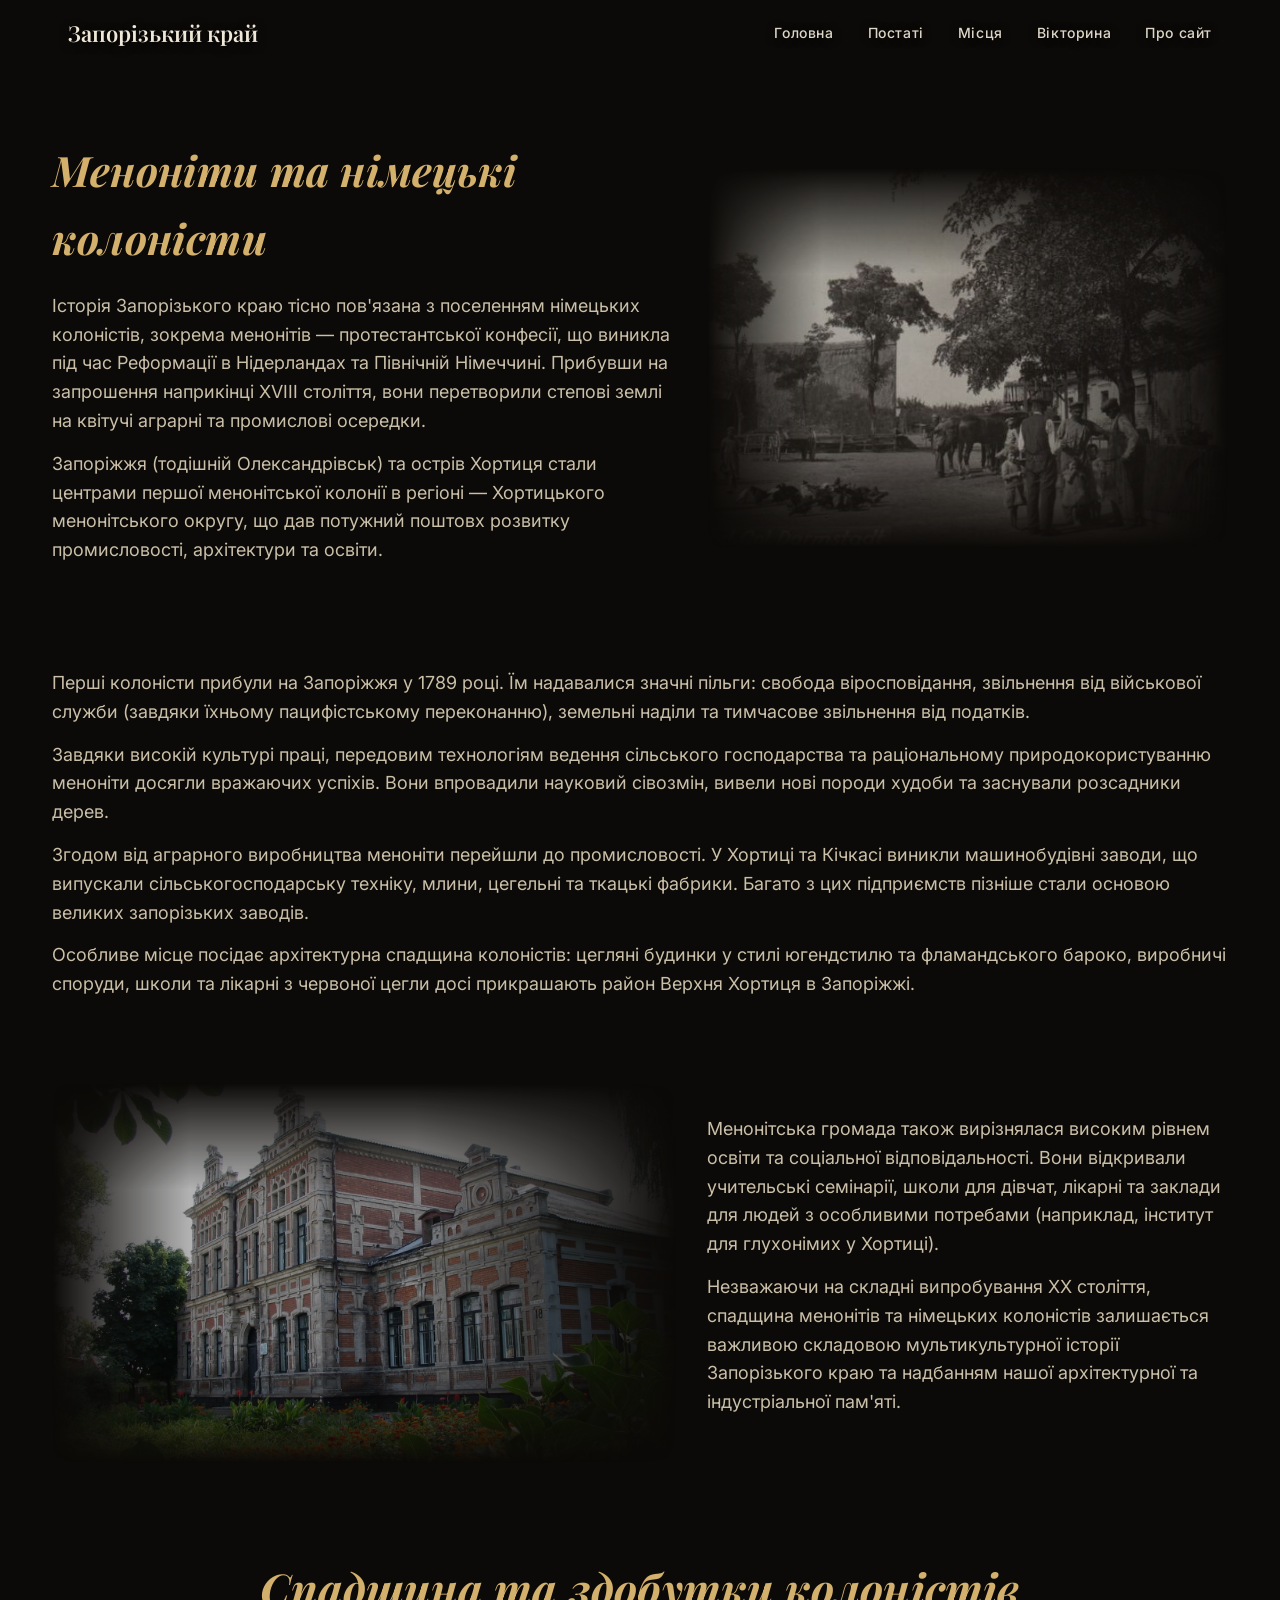
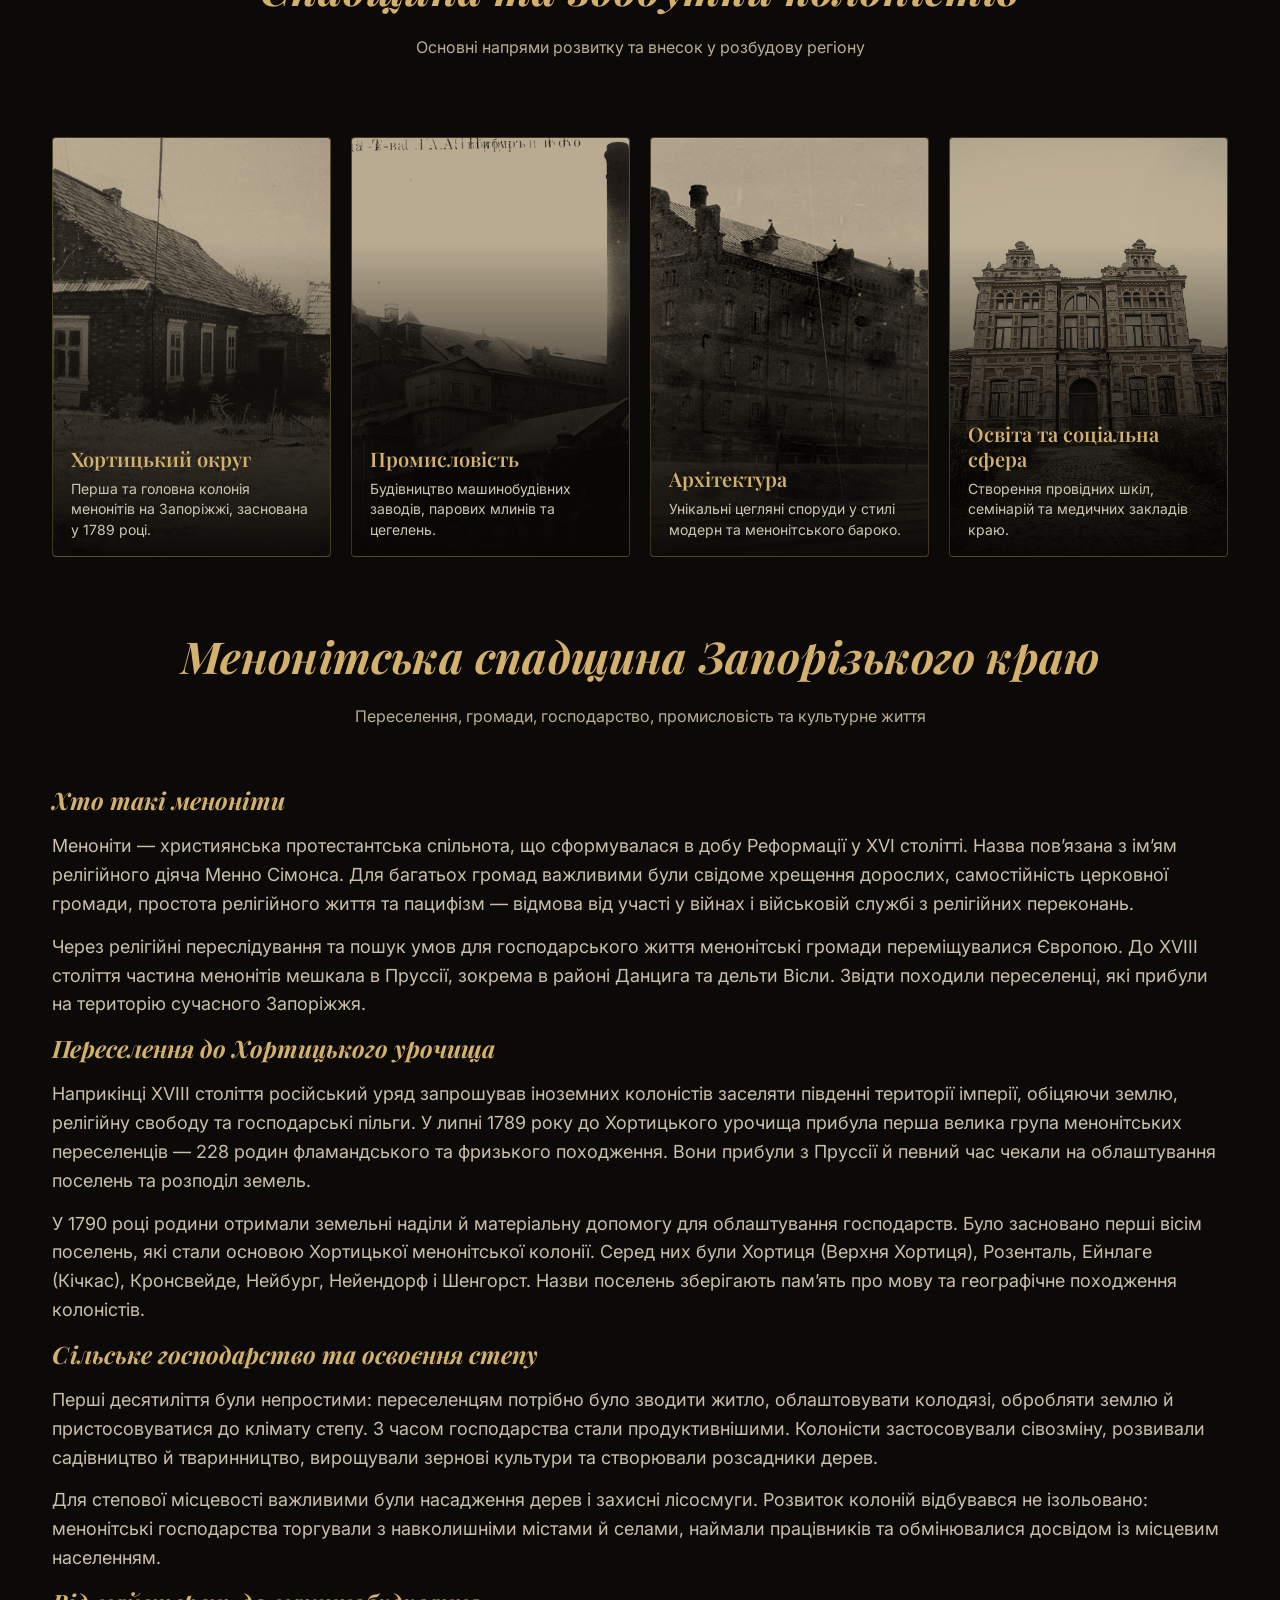
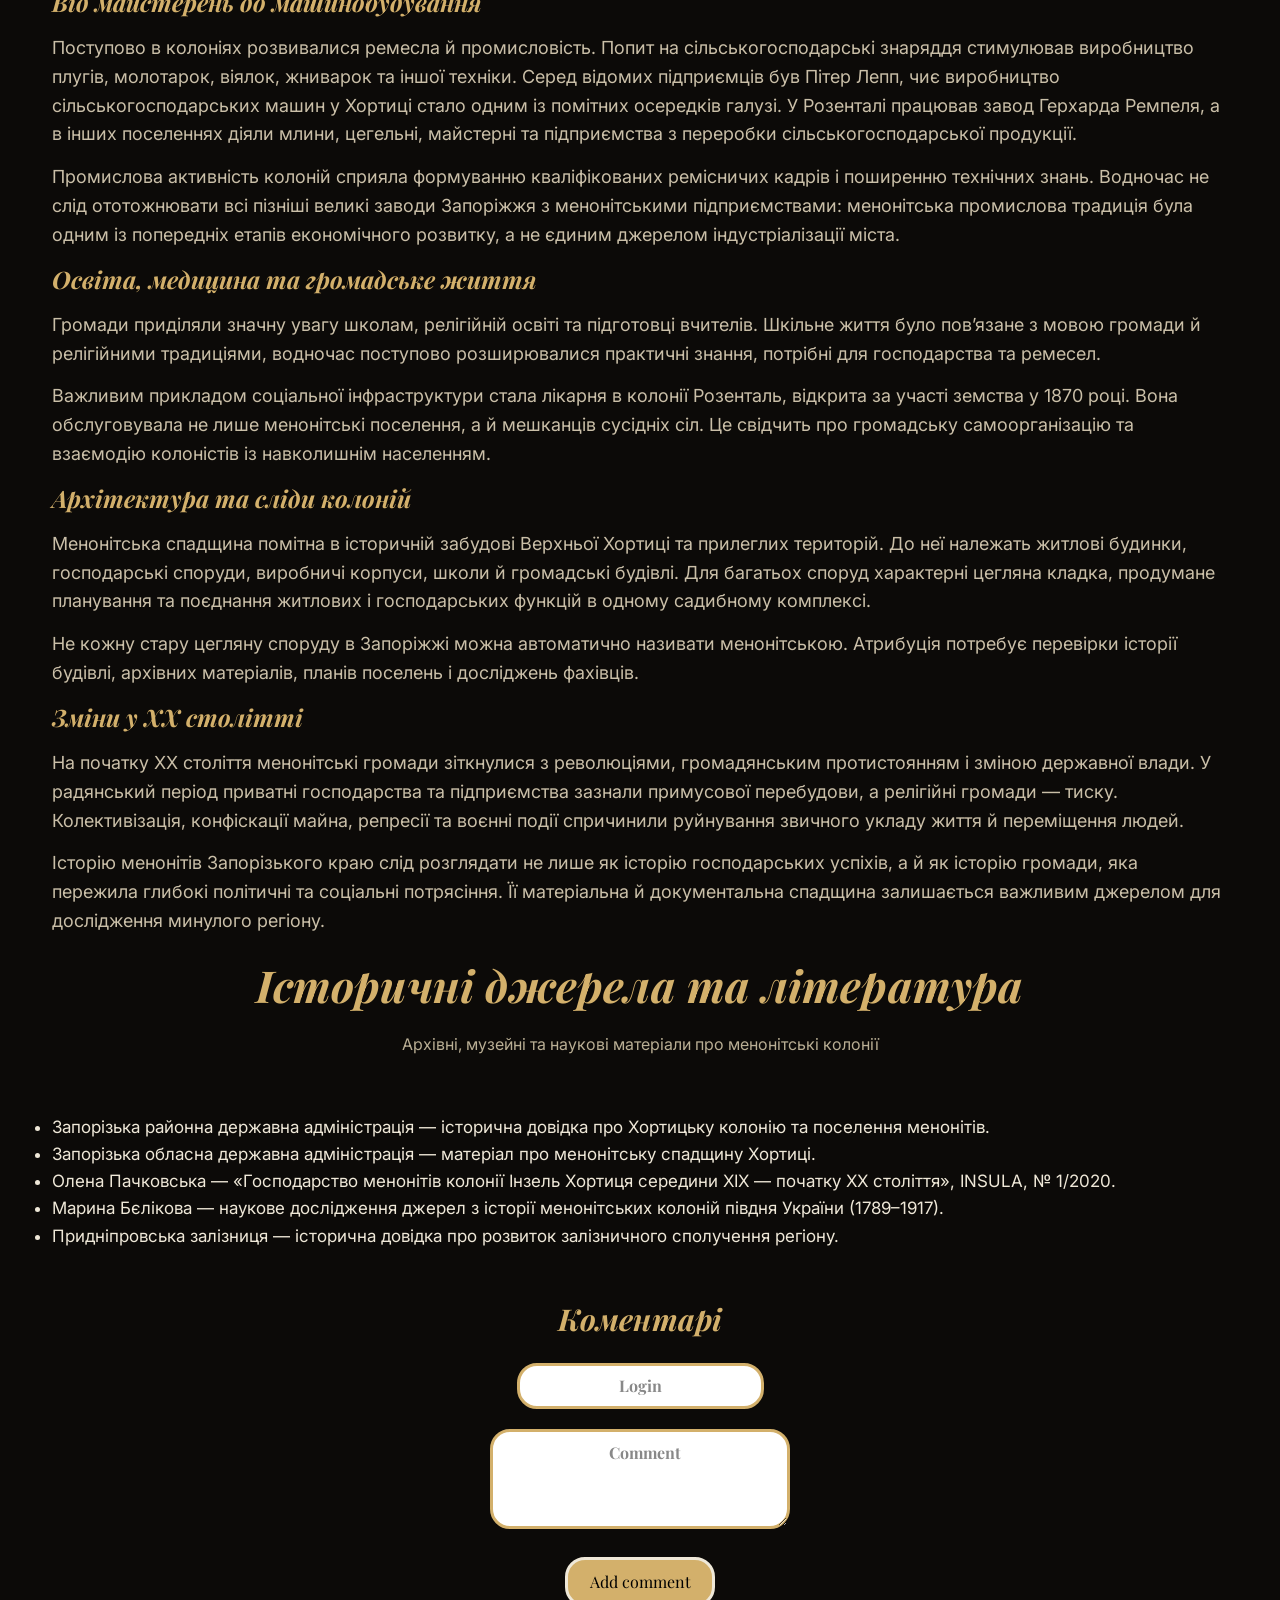
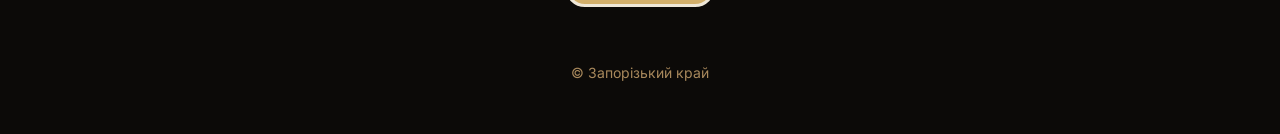
<file: Assets/Pages/mennonites.html>
<!doctype html>
<html lang="uk">
  <head>
    <meta charset="UTF-8" />
    <meta
      name="viewport"
      content="width=device-width, initial-scale=1, viewport-fit=cover"
    />
    <title>Меноніти та німецькі колоністи — Запорізький край</title>
    <link rel="preconnect" href="https://fonts.googleapis.com" />
    <link rel="preconnect" href="https://fonts.gstatic.com" crossorigin />
    <link
      href="https://fonts.googleapis.com/css2?family=Playfair+Display:ital,wght@0,600;0,700;1,600&family=Inter:wght@400;500;600;800&display=swap"
      rel="stylesheet"
    />
    <link rel="stylesheet" href="../Styles/mennonites.css" />
    <link rel="stylesheet" href="../Styles/ham-menu.css" />
    <link rel="stylesheet" href="../Styles/button-up.css" />
    <script src="../../Scripts/comments.js" defer></script>
    <script src="../../Scripts/button-up.js" defer></script>
    <script src="../../Scripts/ham-menu.js" defer></script>
  </head>
  <body data-page="mennonites">
    <header>
      <!-- Мобільне меню -->
      <div class="off-screen-menu">
        <ul>
          <li><a href="../../index.html">Головна</a></li>
          <li><a href="./figures.html">Постаті</a></li>
          <li><a href="./places.html">Місця</a></li>
          <li><a href="./quiz.html">Вікторина</a></li>
          <li><a href="./pro-sayt.html">Про сайт</a></li>
        </ul>
      </div>

      <!-- Бургер-меню -->
      <nav class="mobile-nav">
        <div class="ham-menu">
          <span></span>
          <span></span>
          <span></span>
        </div>
      </nav>
      <div class="wrap">
        <nav class="desktop-nav">
          <a class="brand" href="../../index.html">Запорізький край</a>
          <div class="navlinks">
            <a href="../../index.html">Головна</a>
            <a href="./figures.html">Постаті</a>
            <a href="./places.html">Місця</a>
            <a href="./quiz.html">Вікторина</a>
            <a href="./pro-sayt.html">Про сайт</a>
          </div>
        </nav>
      </div>
    </header>

    <!-- Головний вступний блок -->
    <div class="wrap">
      <div class="split">
        <div class="split-text">
          <h1>Меноніти та німецькі колоністи</h1>
          <p>
            Історія Запорізького краю тісно пов'язана з поселенням німецьких
            колоністів, зокрема менонітів — протестантської конфесії, що виникла
            під час Реформації в Нідерландах та Північній Німеччині. Прибувши на
            запрошення наприкінці XVIII століття, вони перетворили степові землі
            на квітучі аграрні та промислові осередки.
          </p>
          <p>
            Запоріжжя (тодішній Олександрівськ) та острів Хортиця стали центрами
            першої менонітської колонії в регіоні — Хортицького менонітського
            округу, що дав потужний поштовх розвитку промисловості, архітектури
            та освіти.
          </p>
        </div>
        <div class="split-photo mennonites-hero-photo"></div>
      </div>
    </div>

    <!-- Текстова історія -->
    <div class="wrap">
      <div class="split-text">
        <p>
          Перші колоністи прибули на Запоріжжя у 1789 році. Їм надавалися значні
          пільги: свобода віросповідання, звільнення від військової служби
          (завдяки їхньому пацифістському переконанню), земельні наділи та
          тимчасове звільнення від податків.
        </p>
        <p>
          Завдяки високій культурі праці, передовим технологіям ведення
          сільського господарства та раціональному природокористуванню меноніти
          досягли вражаючих успіхів. Вони впровадили науковий сівозмін, вивели
          нові породи худоби та заснували розсадники дерев.
        </p>
        <p>
          Згодом від аграрного виробництва меноніти перейшли до промисловості. У
          Хортиці та Кічкасі виникли машинобудівні заводи, що випускали
          сільськогосподарську техніку, млини, цегельні та ткацькі фабрики.
          Багато з цих підприємств пізніше стали основою великих запорізьких
          заводів.
        </p>
        <p>
          Особливе місце посідає архітектурна спадщина колоністів: цегляні
          будинки у стилі югендстилю та фламандського бароко, виробничі споруди,
          школи та лікарні з червоної цегли досі прикрашають район Верхня
          Хортиця в Запоріжжі.
        </p>
      </div>
    </div>

    <!-- Другий фото-блок -->
    <div class="wrap">
      <div class="split">
        <div class="split-photo mennonites-arch-photo"></div>
        <div class="split-text">
          <p>
            Менонітська громада також вирізнялася високим рівнем освіти та
            соціальної відповідальності. Вони відкривали учительські семінарії,
            школи для дівчат, лікарні та заклади для людей з особливими
            потребами (наприклад, інститут для глухонімих у Хортиці).
          </p>
          <p>
            Незважаючи на складні випробування ХХ століття, спадщина менонітів
            та німецьких колоністів залишається важливою складовою
            мультикультурної історії Запорізького краю та надбанням нашої
            архітектурної та індустріальної пам'яті.
          </p>
        </div>
      </div>
    </div>

    <!-- Ключові аспекти ( Карточки ) -->
    <section id="mennonite-aspects" class="wrap">
      <div class="section-head">
        <h2>Спадщина та здобутки колоністів</h2>
        <p>Основні напрями розвитку та внесок у розбудову регіону</p>
      </div>
      <div class="cards">
        <div class="card c1">
          <div class="ph"></div>
          <div class="shade"></div>
          <div class="cap">
            <h3>Хортицький округ</h3>
            <p>
              Перша та головна колонія менонітів на Запоріжжі, заснована у 1789
              році.
            </p>
          </div>
        </div>
        <div class="card c2">
          <div class="ph"></div>
          <div class="shade"></div>
          <div class="cap">
            <h3>Промисловість</h3>
            <p>
              Будівництво машинобудівних заводів, парових млинів та цегелень.
            </p>
          </div>
        </div>
        <div class="card c3">
          <div class="ph"></div>
          <div class="shade"></div>
          <div class="cap">
            <h3>Архітектура</h3>
            <p>
              Унікальні цегляні споруди у стилі модерн та менонітського бароко.
            </p>
          </div>
        </div>
        <div class="card c4">
          <div class="ph"></div>
          <div class="shade"></div>
          <div class="cap">
            <h3>Освіта та соціальна сфера</h3>
            <p>
              Створення провідних шкіл, семінарій та медичних закладів краю.
            </p>
          </div>
        </div>
      </div>
    </section>

    <br><br>

    <section class="wrap expanded-history">
      <div class="section-head">
        <h2>Менонітська спадщина Запорізького краю</h2>
        <p>
          Переселення, громади, господарство, промисловість та культурне життя
        </p>
      </div>
      <div class="split-text">
        <h3>Хто такі меноніти</h3>
        <p>
          Меноніти — християнська протестантська спільнота, що сформувалася в
          добу Реформації у XVI столітті. Назва пов’язана з ім’ям релігійного
          діяча Менно Сімонса. Для багатьох громад важливими були свідоме
          хрещення дорослих, самостійність церковної громади, простота
          релігійного життя та пацифізм — відмова від участі у війнах і
          військовій службі з релігійних переконань.
        </p>
        <p>
          Через релігійні переслідування та пошук умов для господарського життя
          менонітські громади переміщувалися Європою. До XVIII століття частина
          менонітів мешкала в Пруссії, зокрема в районі Данцига та дельти Вісли.
          Звідти походили переселенці, які прибули на територію сучасного
          Запоріжжя.
        </p>
        <h3>Переселення до Хортицького урочища</h3>
        <p>
          Наприкінці XVIII століття російський уряд запрошував іноземних
          колоністів заселяти південні території імперії, обіцяючи землю,
          релігійну свободу та господарські пільги. У липні 1789 року до
          Хортицького урочища прибула перша велика група менонітських
          переселенців — 228 родин фламандського та фризького походження. Вони
          прибули з Пруссії й певний час чекали на облаштування поселень та
          розподіл земель.
        </p>
        <p>
          У 1790 році родини отримали земельні наділи й матеріальну допомогу для
          облаштування господарств. Було засновано перші вісім поселень, які
          стали основою Хортицької менонітської колонії. Серед них були Хортиця
          (Верхня Хортиця), Розенталь, Ейнлаге (Кічкас), Кронсвейде, Нейбург,
          Нейендорф і Шенгорст. Назви поселень зберігають пам’ять про мову та
          географічне походження колоністів.
        </p>
        <h3>Сільське господарство та освоєння степу</h3>
        <p>
          Перші десятиліття були непростими: переселенцям потрібно було зводити
          житло, облаштовувати колодязі, обробляти землю й пристосовуватися до
          клімату степу. З часом господарства стали продуктивнішими. Колоністи
          застосовували сівозміну, розвивали садівництво й тваринництво,
          вирощували зернові культури та створювали розсадники дерев.
        </p>
        <p>
          Для степової місцевості важливими були насадження дерев і захисні
          лісосмуги. Розвиток колоній відбувався не ізольовано: менонітські
          господарства торгували з навколишніми містами й селами, наймали
          працівників та обмінювалися досвідом із місцевим населенням.
        </p>
        <h3>Від майстерень до машинобудування</h3>
        <p>
          Поступово в колоніях розвивалися ремесла й промисловість. Попит на
          сільськогосподарські знаряддя стимулював виробництво плугів,
          молотарок, віялок, жниварок та іншої техніки. Серед відомих
          підприємців був Пітер Лепп, чиє виробництво сільськогосподарських
          машин у Хортиці стало одним із помітних осередків галузі. У Розенталі
          працював завод Герхарда Ремпеля, а в інших поселеннях діяли млини,
          цегельні, майстерні та підприємства з переробки сільськогосподарської
          продукції.
        </p>
        <p>
          Промислова активність колоній сприяла формуванню кваліфікованих
          ремісничих кадрів і поширенню технічних знань. Водночас не слід
          ототожнювати всі пізніші великі заводи Запоріжжя з менонітськими
          підприємствами: менонітська промислова традиція була одним із
          попередніх етапів економічного розвитку, а не єдиним джерелом
          індустріалізації міста.
        </p>
        <h3>Освіта, медицина та громадське життя</h3>
        <p>
          Громади приділяли значну увагу школам, релігійній освіті та підготовці
          вчителів. Шкільне життя було пов’язане з мовою громади й релігійними
          традиціями, водночас поступово розширювалися практичні знання,
          потрібні для господарства та ремесел.
        </p>
        <p>
          Важливим прикладом соціальної інфраструктури стала лікарня в колонії
          Розенталь, відкрита за участі земства у 1870 році. Вона обслуговувала
          не лише менонітські поселення, а й мешканців сусідніх сіл. Це свідчить
          про громадську самоорганізацію та взаємодію колоністів із навколишнім
          населенням.
        </p>
        <h3>Архітектура та сліди колоній</h3>
        <p>
          Менонітська спадщина помітна в історичній забудові Верхньої Хортиці та
          прилеглих територій. До неї належать житлові будинки, господарські
          споруди, виробничі корпуси, школи й громадські будівлі. Для багатьох
          споруд характерні цегляна кладка, продумане планування та поєднання
          житлових і господарських функцій в одному садибному комплексі.
        </p>
        <p>
          Не кожну стару цегляну споруду в Запоріжжі можна автоматично називати
          менонітською. Атрибуція потребує перевірки історії будівлі, архівних
          матеріалів, планів поселень і досліджень фахівців.
        </p>
        <h3>Зміни у XX столітті</h3>
        <p>
          На початку XX століття менонітські громади зіткнулися з революціями,
          громадянським протистоянням і зміною державної влади. У радянський
          період приватні господарства та підприємства зазнали примусової
          перебудови, а релігійні громади — тиску. Колективізація, конфіскації
          майна, репресії та воєнні події спричинили руйнування звичного укладу
          життя й переміщення людей.
        </p>
        <p>
          Історію менонітів Запорізького краю слід розглядати не лише як історію
          господарських успіхів, а й як історію громади, яка пережила глибокі
          політичні та соціальні потрясіння. Її матеріальна й документальна
          спадщина залишається важливим джерелом для дослідження минулого
          регіону.
        </p>
      </div>
    </section>
    <section class="wrap sources">
      <div class="section-head">
        <h2>Історичні джерела та література</h2>
        <p>Архівні, музейні та наукові матеріали про менонітські колонії</p>
      </div>
      <ul>
        <li>
          <a
            href="https://zrda.gov.ua/istorychna-dovidka-do-80-richchya-zaporizkoho-rayonu/"
            target="_blank"
            rel="noopener"
            >Запорізька районна державна адміністрація — історична довідка про
            Хортицьку колонію та поселення менонітів</a
          >.
        </li>
        <li>
          <a
            href="https://www.zoda.gov.ua/news/55922/adm%40zoda.gov.ua"
            target="_blank"
            rel="noopener"
            >Запорізька обласна державна адміністрація — матеріал про
            менонітську спадщину Хортиці</a
          >.
        </li>
        <li>
          <a
            href="https://insula.in.ua/wp-content/uploads/2020/12/INSULA.1.2020-1.pdf"
            target="_blank"
            rel="noopener"
            >Олена Пачковська — «Господарство менонітів колонії Інзель Хортиця
            середини ХІХ — початку ХХ століття», INSULA, № 1/2020</a
          >.
        </li>
        <li>
          <a
            href="https://eir.zntu.edu.ua/bitstream/123456789/1994/1/Byelikova_Mennonite_colonies.pdf"
            target="_blank"
            rel="noopener"
            >Марина Бєлікова — наукове дослідження джерел з історії менонітських
            колоній півдня України (1789–1917)</a
          >.
        </li>
        <li>
          <a
            href="https://dp.uz.gov.ua/ukr/history"
            target="_blank"
            rel="noopener"
            >Придніпровська залізниця — історична довідка про розвиток
            залізничного сполучення регіону</a
          >.
        </li>
      </ul>
    </section>

    <!-- Секція коментарів -->
    <section class="comments">
      <h2>Коментарі</h2>
      <form id="comment-form">
        <div class="form-inputs">
          <div>
            <input type="text" id="login" placeholder="Login" required />
          </div>
          <div>
            <textarea
              id="comment-text"
              placeholder="Comment"
              required
            ></textarea>
          </div>
          <div>
            <button type="submit">Add comment</button>
          </div>
        </div>
        <div id="comment-list"></div>
      </form>
    </section>

    <button id="button-up" title="button-up">&#8593;</button>

    <footer>© Запорізький край</footer>
  </body>
</html>
</file>
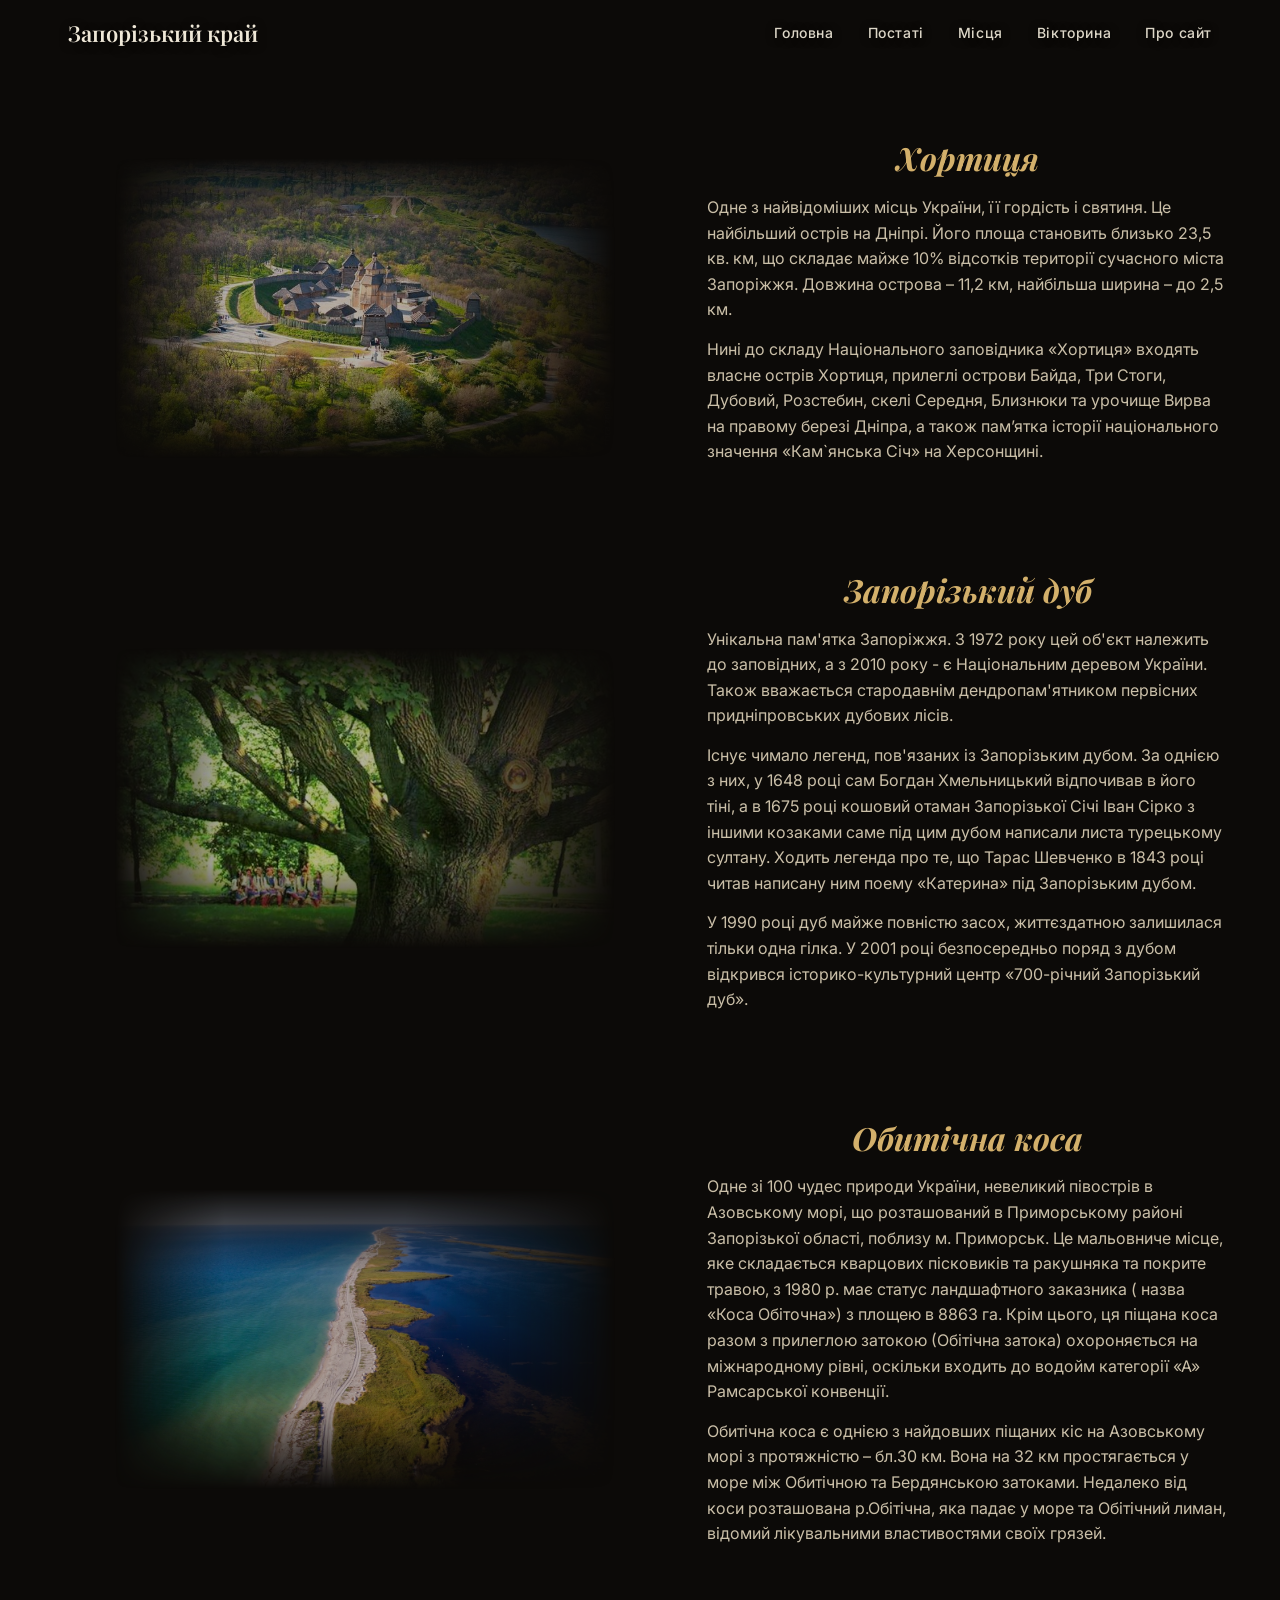
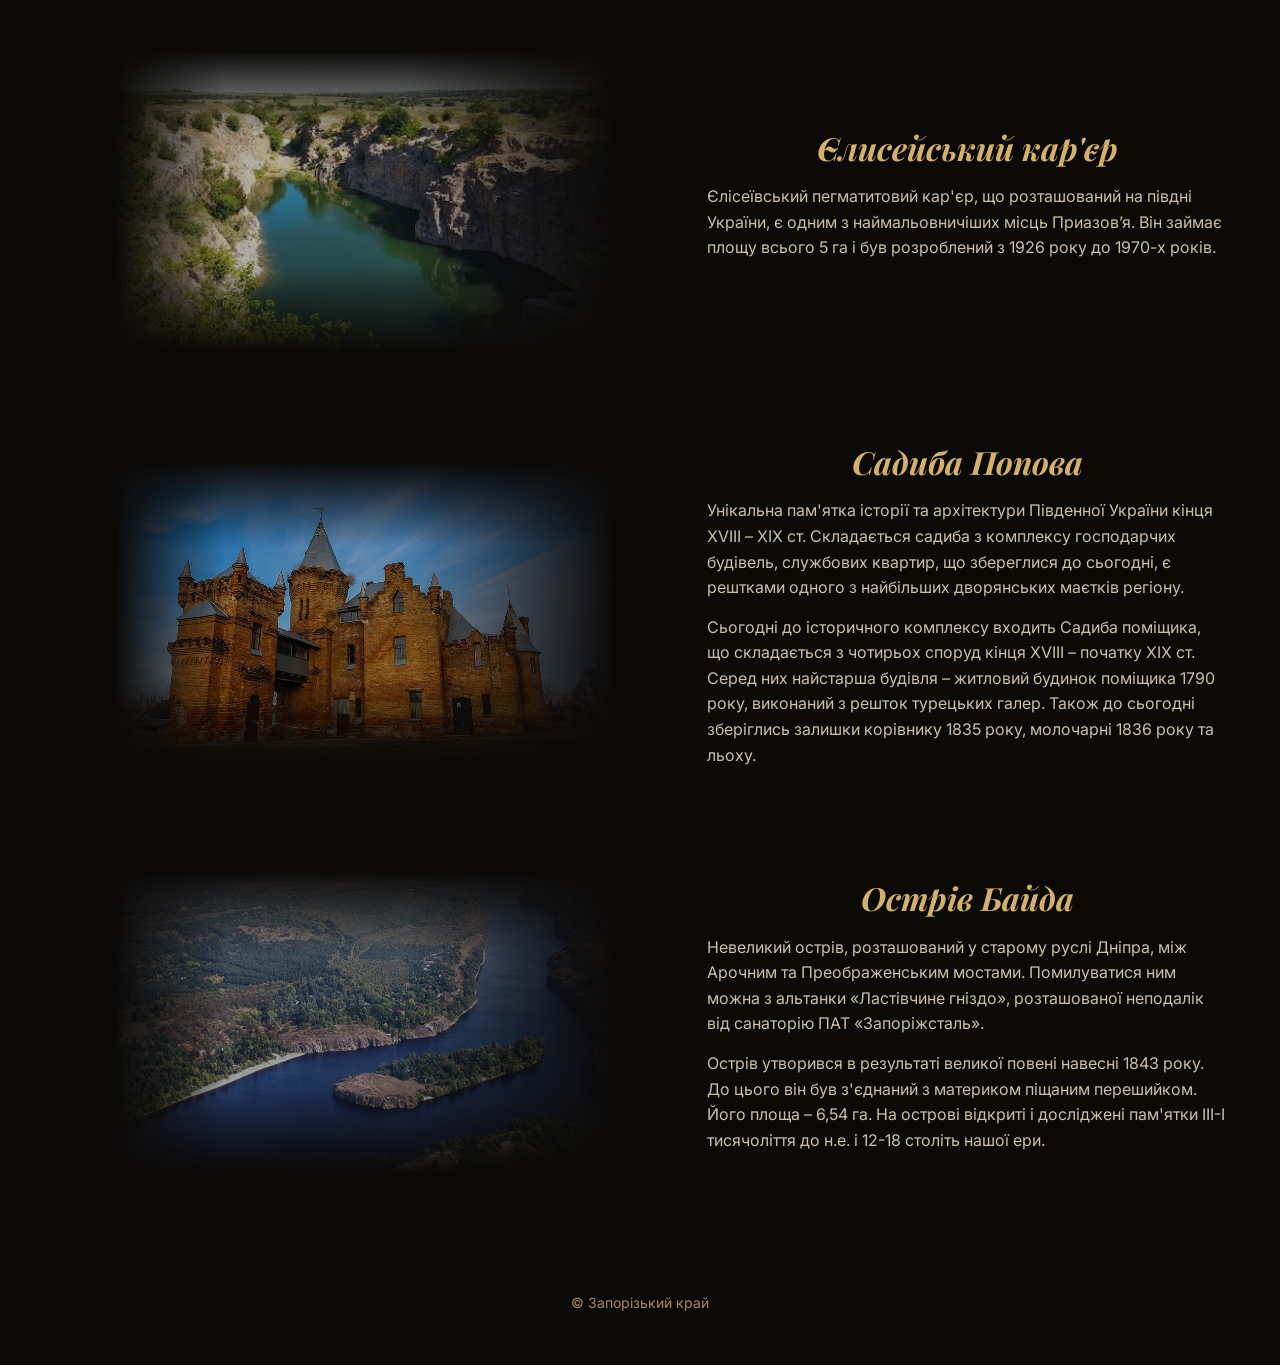
<file: Assets/Pages/places.html>
<!doctype html>
<html lang="uk">
  <head>
    <meta charset="UTF-8" />
    <meta
      name="viewport"
      content="width=device-width, initial-scale=1, viewport-fit=cover"
    />
    <title>Місця</title>
    <link rel="preconnect" href="https://fonts.googleapis.com" />
    <link rel="preconnect" href="https://fonts.gstatic.com" crossorigin />
    <link
      href="https://fonts.googleapis.com/css2?family=Playfair+Display:ital,wght@0,600;0,700;1,600&family=Inter:wght@400;500;600;800&display=swap"
      rel="stylesheet"
    />
    <link rel="stylesheet" href="../Styles/places.css" />
    <link rel="stylesheet" href="../Styles/ham-menu.css" />
    <link rel="stylesheet" href="../Styles/button-up.css" />
    <script src="../../Scripts/button-up.js" defer></script>
    <script src="../../Scripts/ham-menu.js" defer></script>
    <script src="../../Scripts/button-up.js" defer></script>
  </head>
  <body>
    <header>
      <!-- Мобільне меню -->
      <div class="off-screen-menu">
        <ul>
          <li><a href="../../index.html">Головна</a></li>
          <li><a href="./figures.html">Постаті</a></li>
          <li><a href="./places.html">Місця</a></li>
          <li><a href="./quiz.html">Вікторина</a></li>
          <li><a href="./pro-sayt.html">Про сайт</a></li>
        </ul>
      </div>

      <!-- Бургер -->
      <nav class="mobile-nav">
        <div class="ham-menu">
          <span></span>
          <span></span>
          <span></span>
        </div>
      </nav>
      <div class="wrap">
        <nav class="desktop-nav">
          <a class="brand" href="../../index.html">Запорізький край</a>
          <div class="navlinks">
            <a href="../../index.html">Головна</a>
            <a href="./figures.html">Постаті</a>
            <a href="./places.html">Місця</a>
            <a href="./quiz.html">Вікторина</a>
            <a href="./pro-sayt.html">Про сайт</a>
          </div>
        </nav>
      </div>
    </header>

    <div class="wrap">
      <div class="split">
        <div class="split-photo first-photo"></div>
        <div class="split-text">
          <h3>Хортиця</h3>
          <p>
            Одне з найвідоміших місць України, її гордість і святиня. Це
            найбільший острів на Дніпрі. Його площа становить близько 23,5 кв.
            км, що складає майже 10% відсотків території сучасного міста
            Запоріжжя. Довжина острова – 11,2 км, найбільша ширина – до 2,5 км.
          </p>
          <p>
            Нині до складу Національного заповідника «Хортиця» входять власне
            острів Хортиця, прилеглі острови Байда, Три Стоги, Дубовий,
            Розстебин, скелі Середня, Близнюки та урочище Вирва на правому
            березі Дніпра, а також пам’ятка історії національного значення
            «Кам`янська Січ» на Херсонщині.
          </p>
        </div>
      </div>
    </div>

    <div class="wrap">
      <div class="split">
        <div class="split-photo second-photo"></div>
        <div class="split-text">
          <h3>Запорізький дуб</h3>
          <p>
            Унікальна пам'ятка Запоріжжя. З 1972 року цей об'єкт належить до
            заповідних, а з 2010 року - є Національним деревом України. Також
            вважається стародавнім дендропам'ятником первісних придніпровських
            дубових лісів.
          </p>
          <p>
            Існує чимало легенд, пов'язаних із Запорізьким дубом. За однією з
            них, у 1648 році сам Богдан Хмельницький відпочивав в його тіні, а в
            1675 році кошовий отаман Запорізької Січі Іван Сірко з іншими
            козаками саме під цим дубом написали листа турецькому султану.
            Ходить легенда про те, що Тарас Шевченко в 1843 році читав написану
            ним поему «Катерина» під Запорізьким дубом.
          </p>
          <p>
            У 1990 році дуб майже повністю засох, життєздатною залишилася тільки
            одна гілка. У 2001 році безпосередньо поряд з дубом відкрився
            історико-культурний центр «700-річний Запорізький дуб».
          </p>
        </div>
      </div>
    </div>

    <div class="wrap">
      <div class="split">
        <div class="split-photo third-photo"></div>
        <div class="split-text">
          <h3>Обитічна коса</h3>
          <p>
            Oдне зі 100 чудес природи України, невеликий півострів в Азовському
            морі, що розташований в Приморському районі Запорізької області,
            поблизу м. Приморськ. Це мальовниче місце, яке складається кварцових
            пісковиків та ракушняка та покрите травою, з 1980 р. має статус
            ландшафтного заказника ( назва «Коса Обіточна») з площею в 8863 га.
            Крім цього, ця піщана коса разом з прилеглою затокою (Обітічна
            затока) охороняється на міжнародному рівні, оскільки входить до
            водойм категорії «А» Рамсарської конвенції.
          </p>
          <p>
            Обитічна коса є однією з найдовших піщаних кіс на Азовському морі з
            протяжністю – бл.30 км. Вона на 32 км простягається у море між
            Обитічною та Бердянською затоками. Недалеко від коси розташована
            р.Обітічна, яка падає у море та Обітічний лиман, відомий
            лікувальними властивостями своїх грязей.
          </p>
        </div>
      </div>
    </div>

    <div class="wrap">
      <div class="split">
        <div class="split-photo fourth-photo"></div>
        <div class="split-text">
          <h3>Єлисейський кар'єр</h3>
          <p>
            Єлісеївський пегматитовий кар'єр, що розташований на півдні України,
            є одним з наймальовничіших місць Приазов’я. Він займає площу всього
            5 га і був розроблений з 1926 року до 1970-х років.
          </p>
        </div>
      </div>
    </div>

    <div class="wrap">
      <div class="split">
        <div class="split-photo fifth-photo"></div>
        <div class="split-text">
          <h3>Садиба Попова</h3>
          <p>
            Унікальна пам'ятка історії та архітектури Південної України кінця
            XVIII – ХІХ ст. Складається садиба з комплексу господарчих будівель,
            службових квартир, що збереглися до сьогодні, є рештками одного з
            найбільших дворянських маєтків регіону.
          </p>
          <p>
            Сьогодні до історичного комплексу входить Садиба поміщика, що
            складається з чотирьох споруд кінця ХVІІІ – початку ХІХ ст. Серед
            них найстарша будівля – житловий будинок поміщика 1790 року,
            виконаний з решток турецьких галер. Також до сьогодні зберіглись
            залишки корівнику 1835 року, молочарні 1836 року та льоху.
          </p>
        </div>
      </div>
    </div>

    <div class="wrap">
      <div class="split">
        <div class="split-photo sixth-photo"></div>
        <div class="split-text">
          <h3>Острів Байда</h3>
          <p>
            Невеликий острів, розташований у старому руслі Дніпра, між Арочним
            та Преображенським мостами. Помилуватися ним можна з альтанки
            «Ластівчине гніздо», розташованої неподалік від санаторію ПАТ
            «Запоріжсталь».
          </p>
          <p>
            Острів утворився в результаті великої повені навесні 1843 року. До
            цього він був з'єднаний з материком піщаним перешийком. Його площа –
            6,54 га. На острові відкриті і досліджені пам'ятки ІІІ-І тисячоліття
            до н.е. і 12-18 століть нашої ери.
          </p>
        </div>
      </div>
    </div>

    <button id="button-up" title="button-up">&#8593;</button>

    <footer>© Запорізький край</footer>
  </body>
</html>
</file>
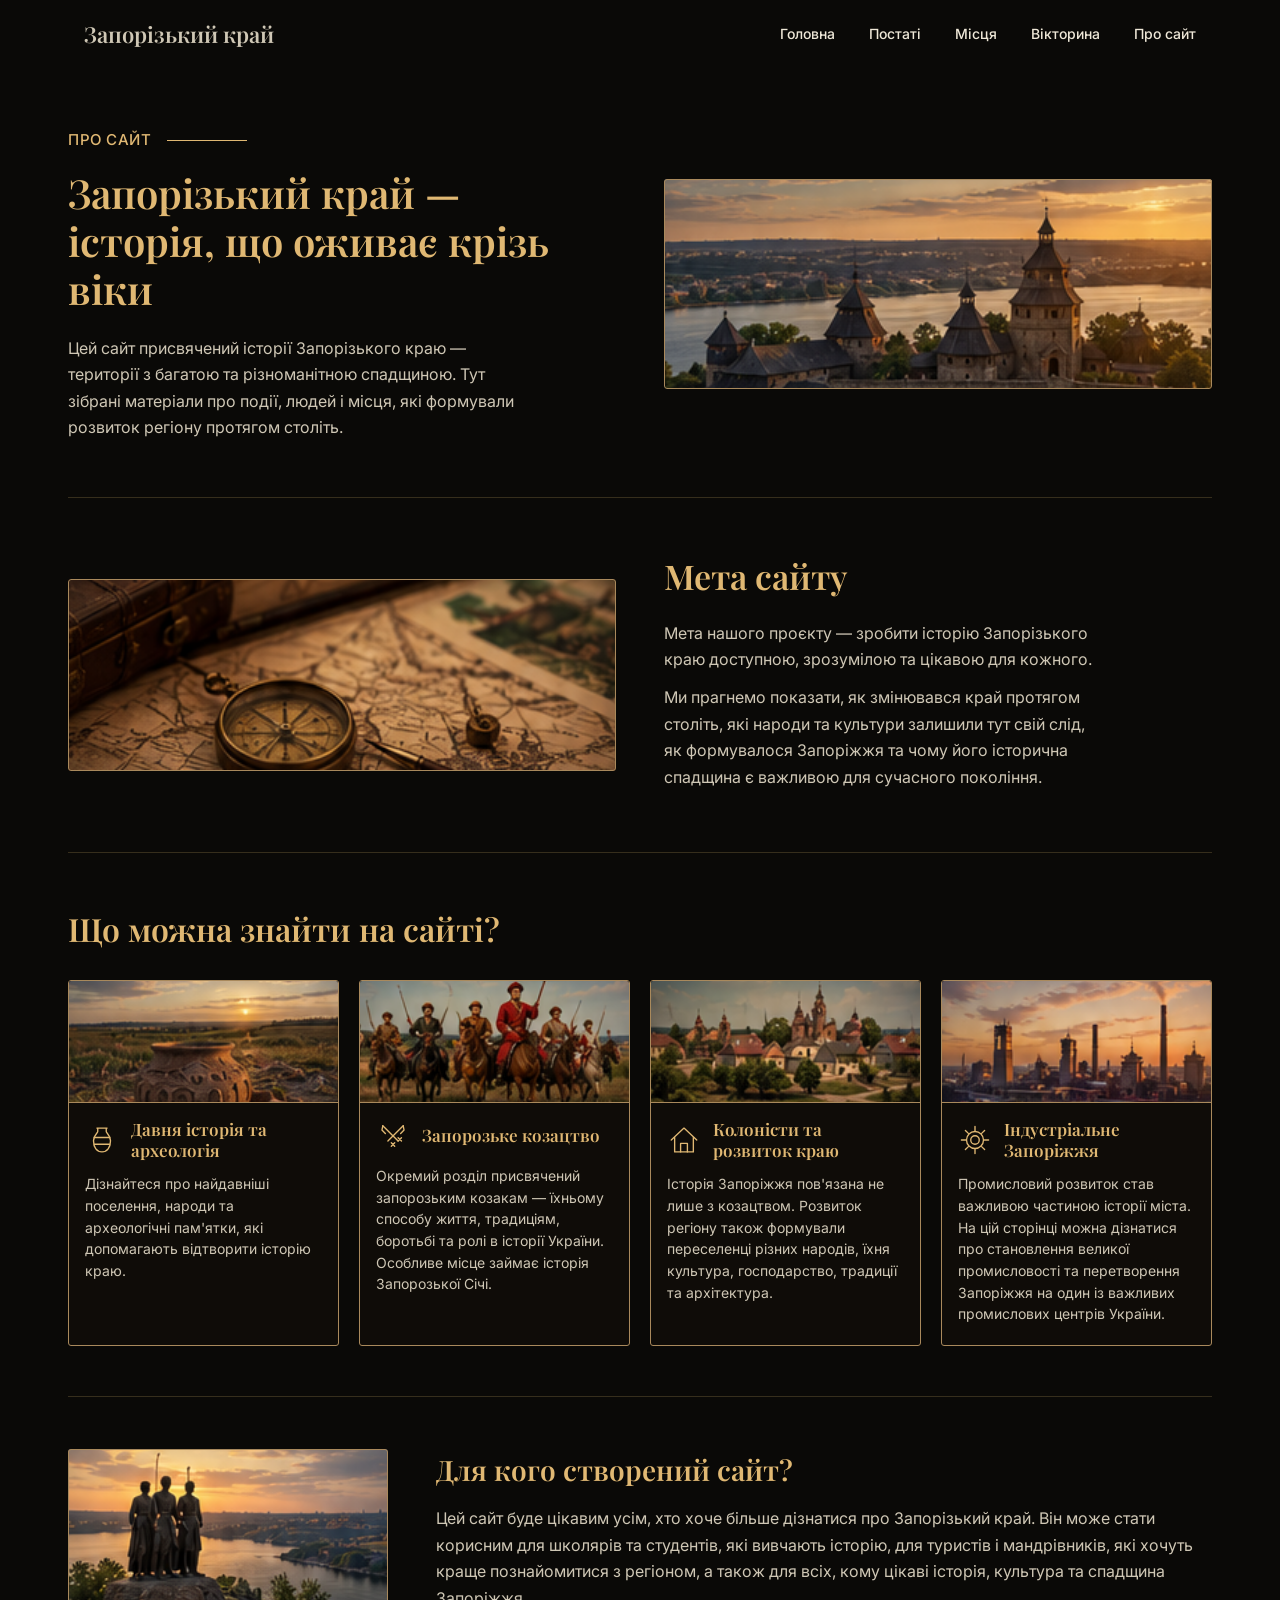
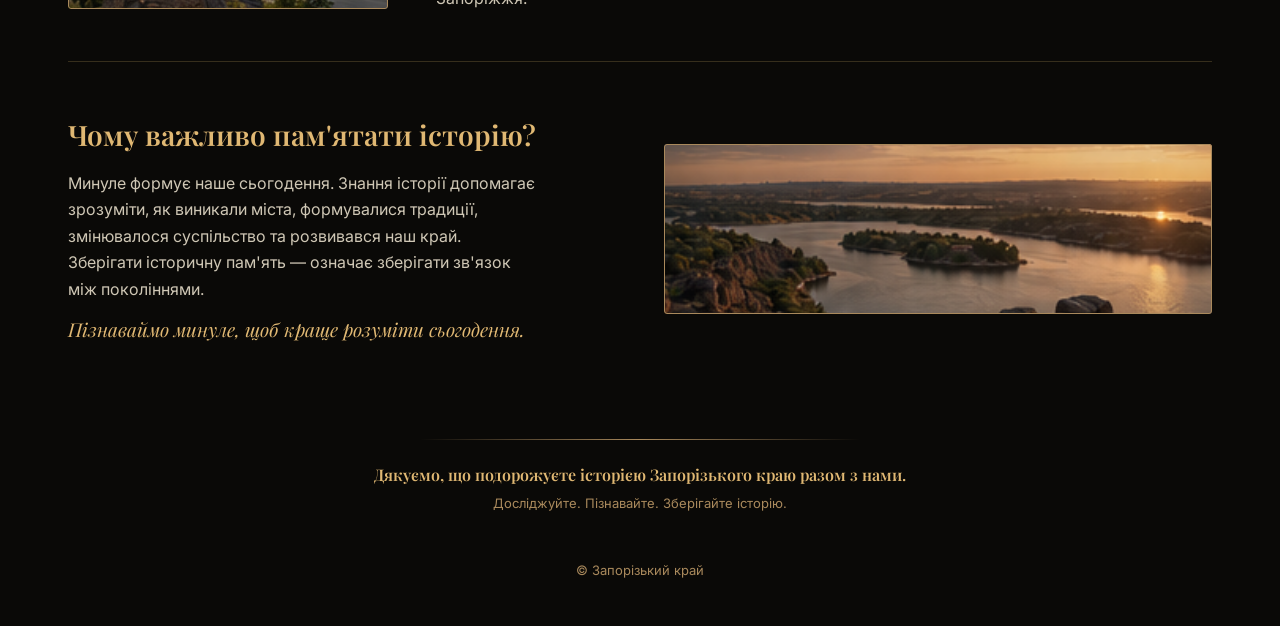
<file: Assets/Pages/pro-sayt.html>
<!doctype html>
<html lang="uk">
  <head>
    <meta charset="UTF-8" />
    <meta
      name="viewport"
      content="width=device-width, initial-scale=1, viewport-fit=cover"
    />
    <title>Про сайт — Запорізький край</title>
    <link rel="preconnect" href="https://fonts.googleapis.com" />
    <link rel="preconnect" href="https://fonts.gstatic.com" crossorigin />
    <link
      href="https://fonts.googleapis.com/css2?family=Playfair+Display:ital,wght@0,600;0,700;1,600&family=Inter:wght@400;500;600;800&display=swap"
      rel="stylesheet"
    />
    <link rel="stylesheet" href="../Styles/pro-sayt.css" />
    <link rel="stylesheet" href="../Styles/ham-menu.css" />
    <link rel="stylesheet" href="../Styles/button-up.css" />
    <script src="../../Scripts/ham-menu.js" defer></script>
    <script src="../../Scripts/button-up.js" defer></script>
  </head>
  <body>
    <header>
      <!-- Мобільне меню -->
      <div class="off-screen-menu">
        <ul>
          <li><a href="../../index.html">Головна</a></li>
          <li><a href="./figures.html">Постаті</a></li>
          <li><a href="./places.html">Місця</a></li>
          <li><a href="./quiz.html">Вікторина</a></li>
          <li><a href="./pro-sayt.html">Про сайт</a></li>
        </ul>
      </div>

      <!-- Бургер -->
      <nav class="mobile-nav">
        <div class="ham-menu">
          <span></span>
          <span></span>
          <span></span>
        </div>
      </nav>

      <div class="wrap">
        <nav class="desktop-nav">
          <a class="brand" href="../../index.html">Запорізький край</a>
          <div class="navlinks">
            <a href="../../index.html">Головна</a>
            <a href="./figures.html">Постаті</a>
            <a href="./places.html">Місця</a>
            <a href="./quiz.html">Вікторина</a>
            <a href="./pro-sayt.html">Про сайт</a>
          </div>
        </nav>
      </div>
    </header>

    <main class="main">
      <!-- ПРО САЙТ -->
      <section class="row intro">
        <div>
          <div class="eyebrow">ПРО САЙТ</div>
          <h1>Запорізький край — історія, що оживає крізь віки</h1>
          <p>
            Цей сайт присвячений історії Запорізького краю — території з багатою
            та різноманітною спадщиною. Тут зібрані матеріали про події, людей і
            місця, які формували розвиток регіону протягом століть.
          </p>
        </div>
        <div class="frame">
          <img
            src="../Images/about-hero.jpg"
            alt="Запорізька Січ на березі Дніпра"
          />
        </div>
      </section>

      <!-- МЕТА САЙТУ -->
      <section class="row goal">
        <div class="frame">
          <img
            src="../Images/about-meta.jpg"
            alt="Стара карта, компас і книги"
          />
        </div>
        <div>
          <h2>Мета сайту</h2>
          <p>
            Мета нашого проєкту — зробити історію Запорізького краю доступною,
            зрозумілою та цікавою для кожного.
          </p>
          <p>
            Ми прагнемо показати, як змінювався край протягом століть, які
            народи та культури залишили тут свій слід, як формувалося Запоріжжя
            та чому його історична спадщина є важливою для сучасного покоління.
          </p>
        </div>
      </section>

      <!-- ЩО МОЖНА ЗНАЙТИ -->
      <section class="row find">
        <h2>Що можна знайти на сайті?</h2>
        <div class="tiles">
          <article class="tile">
            <div class="pic">
              <img
                src="../Images/about-card-davnya.jpg"
                alt="Давня кераміка в степу"
              />
            </div>
            <div class="body">
              <div class="head">
                <svg viewBox="0 0 40 40" aria-hidden="true">
                  <path
                    d="M14 6h12M15 6v4c0 2-5 4-5 11 0 8 4 13 10 13s10-5 10-13c0-7-5-9-5-11V6"
                  />
                  <path d="M11 17h18M11 25h18" />
                </svg>
                <h3>Давня історія та археологія</h3>
              </div>
              <p>
                Дізнайтеся про найдавніші поселення, народи та археологічні
                пам'ятки, які допомагають відтворити історію краю.
              </p>
            </div>
          </article>

          <article class="tile">
            <div class="pic">
              <img
                src="../Images/about-card-kozaky.jpg"
                alt="Запорозькі козаки на конях"
              />
            </div>
            <div class="body">
              <div class="head">
                <svg viewBox="0 0 40 40" aria-hidden="true">
                  <path d="M8 8l18 18M32 8L14 26" />
                  <path d="M22 28l-4 4M18 28l4 4M26 22l4 4M30 22l-4 4" />
                  <path d="M8 8l-1 5 4 4M32 8l1 5-4 4" />
                </svg>
                <h3>Запорозьке козацтво</h3>
              </div>
              <p>
                Окремий розділ присвячений запорозьким козакам — їхньому способу
                життя, традиціям, боротьбі та ролі в історії України. Особливе
                місце займає історія Запорозької Січі.
              </p>
            </div>
          </article>

          <article class="tile">
            <div class="pic">
              <img
                src="../Images/about-card-kolonisty.jpg"
                alt="Колонії та старе поселення"
              />
            </div>
            <div class="body">
              <div class="head">
                <svg viewBox="0 0 40 40" aria-hidden="true">
                  <path d="M5 20L20 6l15 14" />
                  <path d="M9 17v17h22V17" />
                  <path d="M16 34V24h8v10" />
                </svg>
                <h3>Колоністи та розвиток краю</h3>
              </div>
              <p>
                Історія Запоріжжя пов'язана не лише з козацтвом. Розвиток
                регіону також формували переселенці різних народів, їхня
                культура, господарство, традиції та архітектура.
              </p>
            </div>
          </article>

          <article class="tile">
            <div class="pic">
              <img
                src="../Images/about-card-industrial.jpg"
                alt="Промислове Запоріжжя"
              />
            </div>
            <div class="body">
              <div class="head">
                <svg viewBox="0 0 40 40" aria-hidden="true">
                  <circle cx="20" cy="20" r="5" />
                  <path
                    d="M20 4v5M20 31v5M4 20h5M31 20h5M8.7 8.7l3.5 3.5M27.8 27.8l3.5 3.5M31.3 8.7l-3.5 3.5M12.2 27.8l-3.5 3.5"
                  />
                  <circle cx="20" cy="20" r="10" />
                </svg>
                <h3>Індустріальне Запоріжжя</h3>
              </div>
              <p>
                Промисловий розвиток став важливою частиною історії міста. На
                цій сторінці можна дізнатися про становлення великої
                промисловості та перетворення Запоріжжя на один із важливих
                промислових центрів України.
              </p>
            </div>
          </article>
        </div>
      </section>

      <!-- ДЛЯ КОГО -->
      <section class="row for">
        <div class="frame">
          <img
            src="../Images/about-dlya-koho.jpg"
            alt="Козаки на скелі над Дніпром на заході сонця"
          />
        </div>
        <div>
          <h2>Для кого створений сайт?</h2>
          <p>
            Цей сайт буде цікавим усім, хто хоче більше дізнатися про
            Запорізький край. Він може стати корисним для школярів та студентів,
            які вивчають історію, для туристів і мандрівників, які хочуть краще
            познайомитися з регіоном, а також для всіх, кому цікаві історія,
            культура та спадщина Запоріжжя.
          </p>
        </div>
      </section>

      <!-- ЧОМУ ВАЖЛИВО -->
      <section class="row why">
        <div>
          <h2>Чому важливо пам'ятати історію?</h2>
          <p>
            Минуле формує наше сьогодення. Знання історії допомагає зрозуміти,
            як виникали міста, формувалися традиції, змінювалося суспільство та
            розвивався наш край. Зберігати історичну пам'ять — означає зберігати
            зв'язок між поколіннями.
          </p>
          <p class="quote">Пізнаваймо минуле, щоб краще розуміти сьогодення.</p>
        </div>
        <div class="frame">
          <img
            src="../Images/about-chomu.jpg"
            alt="Дніпро та острови Хортиці на заході сонця"
          />
        </div>
      </section>

      <!-- ПОДЯКА -->
      <div class="thanks">
        <p class="big">
          Дякуємо, що подорожуєте історією Запорізького краю разом з нами.
        </p>
        <p class="small">Досліджуйте. Пізнавайте. Зберігайте історію.</p>
      </div>
    </main>

    <footer>© Запорізький край</footer>
  </body>
</html>
</file>
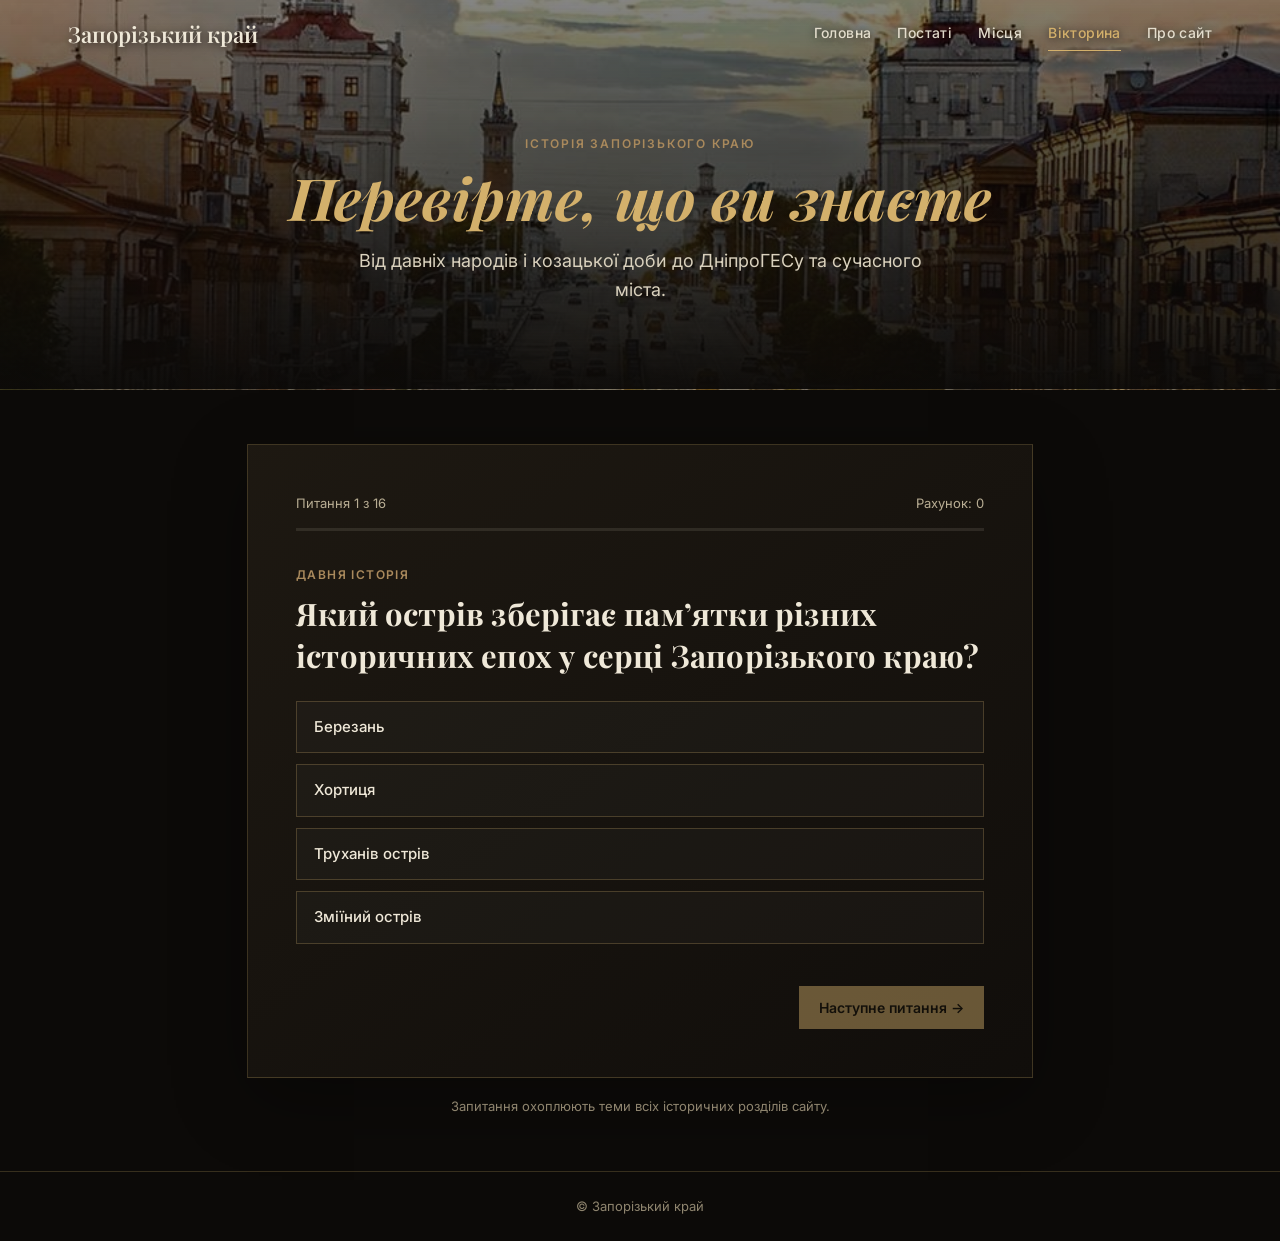
<file: Assets/Pages/quiz.html>
<!doctype html>
<html lang="uk">
  <head>
    <meta charset="UTF-8" />
    <meta
      name="viewport"
      content="width=device-width, initial-scale=1, viewport-fit=cover"
    />
    <meta
      name="description"
      content="Перевірте свої знання про історію, культуру та видатні місця Запорізького краю."
    />
    <title>Вікторина — Запорізький край</title>
    <link rel="preconnect" href="https://fonts.googleapis.com" />
    <link rel="preconnect" href="https://fonts.gstatic.com" crossorigin />
    <link
      href="https://fonts.googleapis.com/css2?family=Playfair+Display:ital,wght@0,600;0,700;1,600&family=Inter:wght@400;500;600;800&display=swap"
      rel="stylesheet"
    />
    <link rel="stylesheet" href="../Styles/quiz.css" />
    <link rel="stylesheet" href="../Styles/ham-menu.css" />
    <script src="../../Scripts/ham-menu.js" defer></script>
    <script src="../../Scripts/quiz.js" defer></script>
  </head>
  <body>
    <header class="quiz-header">
      <div class="off-screen-menu">
        <ul>
          <li><a href="../../index.html">Головна</a></li>
          <li><a href="./figures.html">Постаті</a></li>
          <li><a href="./places.html">Місця</a></li>
          <li><a href="./quiz.html" aria-current="page">Вікторина</a></li>
          <li><a href="./pro-sayt.html">Про сайт</a></li>
        </ul>
      </div>
      <nav class="mobile-nav">
        <div class="ham-menu"><span></span><span></span><span></span></div>
      </nav>
      <div class="wrap">
        <nav class="desktop-nav">
          <a class="brand" href="../../index.html">Запорізький край</a>
          <div class="navlinks">
            <a href="../../index.html">Головна</a
            ><a href="./figures.html">Постаті</a>
            <a href="./places.html">Місця</a
            ><a href="./quiz.html" aria-current="page">Вікторина</a>
            <a href="./pro-sayt.html">Про сайт</a>
          </div>
        </nav>
      </div>
      <div class="hero-copy">
        <span class="eyebrow">Історія Запорізького краю</span>
        <h1>Перевірте, що ви знаєте</h1>
        <p>
          Від давніх народів і козацької доби до ДніпроГЕСу та сучасного міста.
        </p>
      </div>
    </header>

    <main class="wrap quiz-wrap">
      <section class="quiz-card" aria-labelledby="quiz-title">
        <div class="quiz-topline">
          <span id="question-count">Питання 1 з 12</span
          ><span id="score-label">Рахунок: 0</span>
        </div>
        <div
          class="progress-track"
          role="progressbar"
          aria-label="Прогрес вікторини"
          aria-valuemin="0"
          aria-valuemax="16"
          aria-valuenow="0"
        >
          <span id="progress"></span>
        </div>
        <p class="category" id="category"></p>
        <h2 id="quiz-title" tabindex="-1"></h2>
        <div class="answers" id="answers"></div>
        <p class="feedback" id="feedback" aria-live="polite"></p>
        <div class="quiz-actions">
          <button class="next-button" id="next" type="button" disabled>
            Наступне питання <span aria-hidden="true">→</span>
          </button>
        </div>
      </section>
      <p class="quiz-note">
        Запитання охоплюють теми всіх історичних розділів сайту.
      </p>
    </main>
    <footer>© Запорізький край</footer>
  </body>
</html>
</file>
<file: Assets/Styles/index.css>
:root {
  --bg: #0c0a08;
  --gold: #d3b06b;
  --gold-soft: #a9895c;
  --cream: #efe8d8;
  --line: rgba(211, 176, 107, 0.22);
  box-sizing: border-box;
  padding-top: env(safe-area-inset-top, 0px);
  padding-bottom: env(safe-area-inset-bottom, 0px);
}
* {
  box-sizing: border-box;
  margin: 0;
  padding: 0;
}
html {
  scroll-padding-top: env(safe-area-inset-top, 0px);
  scroll-behavior: smooth;
}
body {
  background: var(--bg);
  color: var(--cream);
  font-family: 'Inter', sans-serif;
  font-size: 17px;
  line-height: 1.6;
  overflow-x: hidden;
}
h1,
h2 {
  font-family: 'Playfair Display', serif;
  color: var(--gold);
  font-weight: 700;
  letter-spacing: 0.2px;
}
.wrap {
  max-width: 1240px;
  margin: 0 auto;
  padding: 0 32px;
}
a {
  color: inherit;
  text-decoration: none;
}

.hero-photo {
  position: relative;
  min-height: 92vh;
  display: flex;
  flex-direction: column;
  padding-top: env(safe-area-inset-top, 0px);
  background-image:
    linear-gradient(
      180deg,
      rgba(0, 0, 0, 0.7) 0%,
      rgba(0, 0, 0, 0.35) 100px,
      rgba(0, 0, 0, 0) 200px
    ),
    linear-gradient(
      180deg,
      rgba(8, 7, 5, 0.35) 0%,
      rgba(8, 7, 5, 0.55) 45%,
      rgba(8, 7, 5, 0.97) 100%
    ),
    url('../Images/zaporizhzhia-hero.jpg');
  background-size: cover;
  background-position: center 40%;
  background-repeat: no-repeat;
}

.hero-photo > .wrap {
  width: 100%;
}

nav {
  position: relative;
  z-index: 2;
  display: flex;
  align-items: center;
  justify-content: space-between;
  padding: 26px 0;
  flex-wrap: wrap;
  gap: 14px;
}
.brand {
  font-family: 'Playfair Display', serif;
  font-size: 22px;
  font-weight: 600;
  color: var(--cream);
  text-shadow: 0 2px 10px rgba(0, 0, 0, 0.7);
}
.navlinks {
  display: flex;
  gap: 34px;
  font-size: 14px;
  font-weight: 500;
  letter-spacing: 0.6px;
  color: rgba(239, 232, 216, 0.92);
  flex-wrap: wrap;
  text-shadow: 0 1px 8px rgba(0, 0, 0, 0.7);
}
.navlinks a {
  padding: 6px 0;
  border-bottom: 1px solid transparent;
  transition:
    color 0.2s,
    border-color 0.2s;
}
.navlinks a:hover {
  color: var(--gold);
  border-bottom-color: var(--gold);
}

.hero-copy {
  position: relative;
  z-index: 2;
  flex: 1;
  display: flex;
  flex-direction: column;
  align-items: center;
  justify-content: center;
  text-align: center;
  padding: 40px 20px;
}
.hero-copy h1 {
  font-size: clamp(34px, 6vw, 60px);
  line-height: 1.2;
  max-width: 760px;
  font-style: italic;
}
.hero-copy p {
  margin-top: 20px;
  max-width: 560px;
  color: #d9d1bd;
  font-size: 18px;
}
.hero-btn {
  margin-top: 32px;
  padding: 14px 30px;
  border: 1px solid var(--gold);
  border-radius: 2px;
  color: var(--gold);
  font-size: 15px;
  letter-spacing: 0.3px;
  transition:
    background 0.2s,
    color 0.2s;
}
.hero-btn:hover {
  background: var(--gold);
  color: #141008;
}

section {
  padding: 90px 0 60px;
}
.section-head {
  text-align: center;
  margin-bottom: 56px;
}
.section-head h2 {
  font-size: clamp(30px, 4.2vw, 44px);
  font-style: italic;
}
.section-head p {
  color: #b9ae94;
  margin-top: 12px;
  font-size: 16px;
}

.cards {
  display: flex;
  align-items: flex-start;
  gap: 20px;
  overflow-x: auto;
  padding: 20px 0 30px;
}
.card {
  position: relative;
  flex: 1 0 0;
  min-width: 220px;
  border-radius: 4px;
  overflow: hidden;
  border: 1px solid var(--line);
}
.card .ph {
  position: absolute;
  inset: 0;
}
.card .shade {
  position: absolute;
  inset: 0;
  background: linear-gradient(
    180deg,
    rgba(0, 0, 0, 0.05) 35%,
    rgba(6, 5, 3, 0.94) 100%
  );
}
.card .num {
  position: relative;
  z-index: 2;
  display: block;
  padding: 16px 18px 0;
  font-family: 'Playfair Display', serif;
  font-style: italic;
  color: var(--gold-soft);
  font-size: 15px;
  letter-spacing: 1px;
}
.card .cap {
  position: absolute;
  left: 18px;
  right: 18px;
  bottom: 16px;
  z-index: 2;
}
.card .cap h3 {
  font-family: 'Playfair Display', serif;
  font-weight: 600;
  color: var(--gold);
  font-size: 20px;
  margin-bottom: 8px;
  line-height: 1.25;
}
.card .cap p {
  color: #cfc6b2;
  font-size: 14px;
  line-height: 1.45;
}

.c1 {
  height: 420px;
  margin-top: 18px;
  background: linear-gradient(150deg, #3d3320, #161207);
}
.c2 {
  height: 490px;
  margin-top: 0;
  background: linear-gradient(150deg, #3a2a17, #160f07);
}
.c3 {
  height: 400px;
  margin-top: 36px;
  background: linear-gradient(150deg, #33271f, #120c0a);
}
.c4 {
  height: 450px;
  margin-top: 8px;
  background: linear-gradient(150deg, #2c2c1c, #0f100a);
}

h3 {
  font-family: 'Playfair Display', serif;
  color: var(--gold);
  font-weight: 700;
}

/*  БЛОК «ДАВНЯ ІСТОРІЯ»  */
.split {
  display: grid;
  grid-template-columns: 1.2fr 1fr;
  gap: 30px;
  align-items: center;
  margin: 70px 0 90px;
  border: none;
  overflow: visible;
}
.split-photo {
  position: relative;
  height: 380px;
  display: flex;
  align-items: center;
}

.split-photo::before {
  content: '';
  position: absolute;
  inset: 0;
  background:
    linear-gradient(0deg, rgba(0, 0, 0, 0.3), rgba(0, 0, 0, 0.3)),
    url('../Images/davnya-istoriya.jpg') center 35% / cover no-repeat;
  -webkit-mask-image:
    linear-gradient(
      90deg,
      transparent 0%,
      #000 22%,
      #000 58%,
      transparent 100%
    ),
    linear-gradient(
      180deg,
      transparent 0%,
      #000 28%,
      #000 72%,
      transparent 100%
    );
  -webkit-mask-composite: source-in;
  mask-image:
    linear-gradient(
      90deg,
      transparent 0%,
      #000 22%,
      #000 58%,
      transparent 100%
    ),
    linear-gradient(
      180deg,
      transparent 0%,
      #000 28%,
      #000 72%,
      transparent 100%
    );
  mask-composite: intersect;
}
.split-photo h2 {
  position: relative;
  z-index: 2;
  margin-left: 8%;
  font-family: 'Inter', sans-serif;
  font-style: normal;
  font-weight: 800;
  font-size: clamp(26px, 3.4vw, 44px);
  line-height: 1.15;
  letter-spacing: 0.5px;
  text-transform: uppercase;
  color: #fff;
  text-shadow: 0 2px 18px rgba(0, 0, 0, 0.6);
}
.split-text {
  padding: 0;
  background: transparent;
  display: flex;
  flex-direction: column;
  justify-content: center;
}
.split-text h3 {
  font-family: 'Playfair Display', serif;
  font-style: italic;
  font-weight: 700;
  font-size: 24px;
  line-height: 1.3;
  text-transform: none;
  letter-spacing: 0;
  color: var(--gold);
  margin-bottom: 16px;
}
.split-text p {
  color: #cabfa8;
  font-size: 15px;
  line-height: 1.6;
  margin-bottom: 14px;
}
.split-text .link {
  display: inline-block;
  margin-top: 8px;
  color: var(--gold);
  font-size: 15px;
  font-weight: 500;
}
.split-text .link::after {
  content: ' →';
}
.split-text .link:hover {
  color: var(--cream);
}

/*  БЛОК «ЗАПОРОЗЬКЕ КОЗАЦТВО» — дзеркальний (фото справа)  */
.split--reverse {
  grid-template-columns: 1fr 1.2fr;
}
.split--reverse .split-photo::before {
  background:
    linear-gradient(0deg, rgba(0, 0, 0, 0.3), rgba(0, 0, 0, 0.3)),
    url('../Images/zaporozke-kozatstvo.jpg') center 35% / cover no-repeat;
  -webkit-mask-image:
    linear-gradient(
      90deg,
      transparent 0%,
      #000 42%,
      #000 78%,
      transparent 100%
    ),
    linear-gradient(
      180deg,
      transparent 0%,
      #000 28%,
      #000 72%,
      transparent 100%
    );
  -webkit-mask-composite: source-in;
  mask-image:
    linear-gradient(
      90deg,
      transparent 0%,
      #000 42%,
      #000 78%,
      transparent 100%
    ),
    linear-gradient(
      180deg,
      transparent 0%,
      #000 28%,
      #000 72%,
      transparent 100%
    );
  mask-composite: intersect;
}
.split--reverse .split-photo h2 {
  margin-left: 8%;
  margin-right: 0;
  text-align: left;
}

/*  БЛОК «МЕНОНІТИ» — така ж рамка, як у «Давньої історії», інше фото  */
.split--menoniti .split-photo::before {
  background:
    linear-gradient(0deg, rgba(0, 0, 0, 0.3), rgba(0, 0, 0, 0.3)),
    url('../Images/menoniti-kolonisti.jpg') center 35% / cover no-repeat;
}

/*  БЛОК «НАРОДЖЕННЯ ПРОМИСЛОВОГО ЗАПОРІЖЖЯ» — фото справа, інше фото  */
.split--promyslove .split-photo::before {
  background:
    linear-gradient(0deg, rgba(0, 0, 0, 0.3), rgba(0, 0, 0, 0.3)),
    url('../Images/promyslove-zaporizhzhia.jpg') center 35% / cover no-repeat;
}

/*  БЛОК «ДНІПРОГЕС» — фото зліва, інше фото  */
.split--dniprohes .split-photo::before {
  background:
    linear-gradient(0deg, rgba(0, 0, 0, 0.3), rgba(0, 0, 0, 0.3)),
    url('../Images/dniproges.jpg') center 35% / cover no-repeat;
}

/*  БЛОК «ЯК ЗМІНЮВАЛОСЯ ЗАПОРІЖЖЯ» — фото справа, інше фото  */
.split--zminy .split-photo::before {
  background:
    linear-gradient(0deg, rgba(0, 0, 0, 0.3), rgba(0, 0, 0, 0.3)),
    url('../Images/zminy-zaporizhzhia.jpg') center 35% / cover no-repeat;
}

/*  БЛОК «АРХЕОЛОГІЧНІ ТАЄМНИЦІ» — фото зліва, інше фото  */
.split--arheo .split-photo::before {
  background:
    linear-gradient(0deg, rgba(0, 0, 0, 0.3), rgba(0, 0, 0, 0.3)),
    url('../Images/arheologiya.jpg') center 35% / cover no-repeat;
}

/*  ФОТО ТА АНІМАЦІЯ КАРТОК  */
.card {
  display: block;
  cursor: pointer;
  transition:
    transform 0.35s ease,
    box-shadow 0.35s ease,
    border-color 0.35s ease;
}
.card .ph {
  background-size: cover;
  background-position: center;
  background-repeat: no-repeat;
  transition: transform 0.6s ease;
}
.c1 .ph {
  background-image: url('../Images/card-davnya.jpg');
}
.c2 .ph {
  background-image: url('../Images/card-kozaky.jpg');
}
.c3 .ph {
  background-image: url('../Images/card-promyslove.jpg');
}
.c4 .ph {
  background-image: url('../Images/card-dniprohes.jpg');
}
.card:hover {
  transform: translateY(-12px);
  border-color: var(--gold);
  box-shadow:
    0 18px 36px rgba(0, 0, 0, 0.6),
    0 0 0 1px rgba(211, 176, 107, 0.25);
}
.card:hover .ph {
  transform: scale(1.07);
}
/* єдиний «золотистий» фільтр на фото карток */
.card .ph {
  filter: sepia(0.6) saturate(0.85) contrast(1.08) brightness(0.82);
  transition:
    transform 0.6s ease,
    filter 0.6s ease;
}
.card .ph::after {
  content: '';
  position: absolute;
  inset: 0;
  background: rgba(110, 75, 30, 0.28);
  mix-blend-mode: multiply;
}
.card:hover .ph {
  filter: sepia(0.3) saturate(0.95) contrast(1.05) brightness(0.95);
}
/* сильніше затемнення внизу, щоб текст читався на будь-якому фото */
.card .shade {
  background: linear-gradient(
    180deg,
    rgba(0, 0, 0, 0.1) 25%,
    rgba(6, 5, 3, 0.65) 62%,
    rgba(6, 5, 3, 0.96) 100%
  );
}
.card .cap h3 {
  transition: color 0.3s;
}
.card:hover .cap h3 {
  color: var(--cream);
}
.split {
  scroll-margin-top: 40px;
}

footer {
  text-align: center;
  color: var(--gold-soft);
  font-size: 14px;
  padding: 30px 0 50px;
}

@media (max-width: 900px) {
  .cards {
    flex-wrap: wrap;
  }
  .c1,
  .c2,
  .c3,
  .c4 {
    flex: 1 0 45%;
    margin-top: 0;
    height: 360px;
  }
}
@media (max-width: 820px) {
  .split {
    grid-template-columns: 1fr;
    gap: 10px;
  }
  .split-photo {
    height: 280px;
  }
  .split-photo h2 {
    margin-left: 6%;
  }
  .split--reverse {
    grid-template-columns: 1fr;
  }
  .split--reverse .split-photo {
    order: -1;
  }
  .split--reverse .split-photo h2 {
    margin-left: 6%;
    margin-right: 0;
  }
}
@media (max-width: 600px) {
  .navlinks {
    display: none;
  }
  .c1,
  .c2,
  .c3,
  .c4 {
    flex: 1 0 100%;
  }
}
</file>
<file: Assets/Styles/ham-menu.css>
.off-screen-menu {
  background-color: rgba(13, 11, 11, 0.85);
  width: 100%;
  height: 100%;
  position: fixed;
  top: 0;
  right: -100%;
  display: flex;
  justify-content: center;
  align-items: center;
  transition: right 0.3s ease;
  z-index: 50;
}

.off-screen-menu.active {
  right: 0;
}

.off-screen-menu ul {
  list-style: none;
  padding: 0;
  margin: 0;
  text-align: center;
}

.off-screen-menu li {
  margin: 30px 0;
}

.off-screen-menu a {
  color: white;
  text-decoration: none;
  font-size: 2rem;
}

/* burger */
.mobile-nav {
  padding: 0;
}

.ham-menu {
  height: 50px;
  width: 50px;
  position: relative;
  cursor: pointer;
}

.ham-menu span {
  height: 5px;
  width: 100%;
  background-color: rgb(211, 176, 107);
  border-radius: 25px;
  position: absolute;
  top: 50%;
  left: 50%;
  transform: translate(-50%, -50%);
  transition: 0.3s ease;
}

.ham-menu span:nth-child(1) {
  top: 25%;
}

.ham-menu span:nth-child(3) {
  top: 75%;
}

/* x */
.ham-menu.active span:nth-child(1) {
  top: 50%;
  transform: translate(-50%, -50%) rotate(45deg);
}

.ham-menu.active span:nth-child(2) {
  opacity: 0;
}

.ham-menu.active span:nth-child(3) {
  top: 50%;
  transform: translate(-50%, -50%) rotate(-45deg);
}

.desktop-nav {
  padding: 1rem;
  display: flex;
  justify-content: space-between;
  align-items: center;
}

@media (max-width: 799px) {
  .mobile-nav {
    display: flex;
    position: absolute;
    top: 20px;
    right: 20px;
    z-index: 1000;
  }

  .desktop-nav {
    display: none;
  }
}

@media (min-width: 800px) {
  .mobile-nav {
    display: none;
  }

  .off-screen-menu {
    display: none;
  }
}
</file>
<file: Assets/Styles/button-up.css>
#button-up {
  display: none;
  position: fixed;
  bottom: 40px;
  right: 30px;
  z-index: 10;
  border: none;
  outline: none;
  background-color: #d3b06b; 
  color: rgb(75, 41, 16);
  cursor: pointer;        
  padding: 15px;           
  border-radius: 10px;   
  font-size: 18px;        
  transition: background-color 0.3s; 
}

#button-up:hover {
  background-color: #a9895c;  
}

html {
  scroll-behavior: smooth;
}
</file>
<file: Assets/Styles/ancient-histort.css>
@import url('./index.css');

.split-text h1 {
  font-family: 'Playfair Display', serif;
  color: var(--gold);
  font-size: clamp(28px, 3.8vw, 42px);
  margin-bottom: 20px;
  font-style: italic;
}

.cards {
  display: flex;
  align-items: flex-start;
  gap: 20px;
  overflow-x: auto;
  padding-bottom: 10px;
}
.card {
  position: relative;
  flex: 1 0 0;
  min-width: 220px;
  border-radius: 4px;
  overflow: hidden;
  border: 1px solid var(--line);
}
.card .ph {
  position: absolute;
  inset: 0;
}
.card .shade {
  position: absolute;
  inset: 0;
  background: linear-gradient(
    180deg,
    rgba(0, 0, 0, 0.05) 35%,
    rgba(6, 5, 3, 0.94) 100%
  );
}
.card .cap {
  position: absolute;
  left: 18px;
  right: 18px;
  bottom: 16px;
  z-index: 2;
}
.card .cap h3 {
  font-family: 'Playfair Display', serif;
  font-weight: 600;
  color: var(--gold);
  font-size: 20px;
  margin-bottom: 8px;
  line-height: 1.25;
}
.card .cap p {
  color: #cfc6b2;
  font-size: 14px;
  line-height: 1.45;
}

.c1,
.c2,
.c3,
.c4 {
  height: 420px;
  margin-top: 0;
}

.c1 .ph {
  background-image: url('../Images/kamiyana-mogula.jpg');
}

.c2 .ph {
  background-image: url('../Images/kurgan.jfif');
}

.c3 .ph {
  background-image: url('../Images/davni-slovyanu.jpg');
}

.c4 .ph {
  background-image: url('../Images/medival.jpg');
}

.cards {
  display: flex;
  align-items: flex-start;
  gap: 20px;
  overflow: visible;
  padding: 12px 8px;
}

.card {
  position: relative;
  flex: 1 1 0;
  min-width: 0;
  height: 420px;
  border-radius: 4px;
  overflow: hidden;
  border: 1px solid var(--line);

  transition:
    transform 0.3s ease,
    box-shadow 0.3s ease;

  transform-origin: center center;
}

.card:hover {
  transform: translateY(-8px);
  border-color: var(--gold);
  box-shadow: 0 15px 35px rgba(0, 0, 0, 0.55);
}

h3 {
  font-family: 'Playfair Display', serif;
  color: var(--gold);
  font-weight: 700;
}

.split {
  display: grid;
  grid-template-columns: 1.2fr 1fr;
  gap: 30px;
  align-items: center;
  margin: 70px 0 90px;
  border: none;
  overflow: visible;
}
.split-photo {
  position: relative;
  height: 380px;
  display: flex;
  align-items: center;
}

.split-photo::before {
  background: linear-gradient(0deg, rgba(0, 0, 0, 0.3), rgba(0, 0, 0, 0.3));
  content: '';
  position: absolute;
  inset: 0;
  -webkit-mask-image:
    linear-gradient(
      90deg,
      transparent 0%,
      #000 22%,
      #000 58%,
      transparent 100%
    ),
    linear-gradient(
      180deg,
      transparent 0%,
      #000 28%,
      #000 72%,
      transparent 100%
    );
  -webkit-mask-composite: source-in;
  mask-image:
    linear-gradient(
      90deg,
      transparent 0%,
      #000 22%,
      #000 58%,
      transparent 100%
    ),
    linear-gradient(
      180deg,
      transparent 0%,
      #000 28%,
      #000 72%,
      transparent 100%
    );
  mask-composite: intersect;
}

.first-photo::before {
  background-image:
    linear-gradient(rgba(0, 0, 0, 0.3), rgba(0, 0, 0, 0.3)),
    url('../Images/people.jpg');
}

.second-photo::before {
  background-image:
    linear-gradient(rgba(0, 0, 0, 0.3), rgba(0, 0, 0, 0.3)),
    url('../Images/khortitsa.jpg');
}

.third-photo::before {
  background-image:
    linear-gradient(rgba(0, 0, 0, 0.3), rgba(0, 0, 0, 0.3)),
    url('../Images/dniprovskiy-step.jpg');
}

.fourth-photo::before {
  background-image:
    linear-gradient(rgba(0, 0, 0, 0.3), rgba(0, 0, 0, 0.3)),
    url('../Images/ancient-history-fourth-photo.jfif');
}

.fifth-photo::before {
  background-image:
    linear-gradient(rgba(0, 0, 0, 0.3), rgba(0, 0, 0, 0.3)),
    url('../Images/ancient-history-fifth-photo.jfif');
}

.sixth-photo::before {
  background-image:
    linear-gradient(rgba(0, 0, 0, 0.3), rgba(0, 0, 0, 0.3)),
    url('../Images/ancient-history-sixth-photo.jfif');
}

.seventh-photo::before {
  background-image:
    linear-gradient(rgba(0, 0, 0, 0.3), rgba(0, 0, 0, 0.3)),
    url('../Images/ancient-history-seventh-photo.jfif');
}

.eighth-photo::before {
  background-image:
    linear-gradient(rgba(0, 0, 0, 0.3), rgba(0, 0, 0, 0.3)),
    url('../Images/ancient-history-eighth-photo.jfif');
}

.split-text p {
  color: #cabfa8;
  font-size: 18px;
  line-height: 1.6;
  margin-bottom: 14px;
}

.comments {
  min-height: 200px;
  padding-top: 45px;
  padding-bottom: 5px;
}

.comments h2 {
  text-align: center;
  font-size: 30px;
  font-style: italic;
}

.form-inputs {
  min-height: 200px;
  display: flex;
  flex-direction: column;
  gap: 20px;
  align-items: center;
  padding: 20px;
}

.form-inputs input {
  max-width: 250px;
  height: 30px;
  border: 3px solid var(--gold);
  border-radius: 20px;
  padding: 20px;
}

.form-inputs textarea {
  min-width: 300px;
  min-height: 100px;
  border: 3px solid var(--gold);
  border-radius: 20px;
  padding-left: 10px;
  padding-top: 10px;
}

.form-inputs button {
  min-width: 150px;
  min-height: 50px;
  border: 3px solid var(--cream);
  border-radius: 20px;
  background-color: var(--gold);
  font-family: 'Playfair Display', serif;
  font-size: 16px;
}

.form-inputs input::placeholder,
textarea::placeholder {
  font-family: 'Playfair Display', serif;
  color: #888888;         
  font-size: 16px;            
  opacity: 1;           
}

.form-inputs input::placeholder,
textarea::placeholder {
  text-align: center;
}

input, textarea {
  color: #2b2b2b;      
  font-weight: bold;  
  font-size: 16px;     
  font-family: 'Playfair Display', serif;
}

#comment-list {
  min-width: 300px;
  display: flex;
  flex-direction: column;
}

.comment {
  font-size: 20px;
  text-align: center;
  padding: 20px;
}

.comment h3 {
  font-size: 24px
}

@media (max-width: 900px) {
  .cards {
    flex-wrap: wrap;
  }
  .c1,
  .c2,
  .c3,
  .c4 {
    flex: 1 0 45%;
    margin-top: 0;
    height: 360px;
  }
}
@media (max-width: 820px) {
  .split {
    grid-template-columns: 1fr;
    gap: 10px;
  }
  .split-photo {
    height: 280px;
  }
  .split-photo h2 {
    margin-left: 6%;
  }
}
@media (max-width: 600px) {
  .navlinks {
    display: none;
  }
  .c1,
  .c2,
  .c3,
  .c4 {
    flex: 1 0 100%;
  }
}
</file>
<file: Assets/Styles/archeology.css>
@import url('./index.css');

/* Стилі для сторінки Народження промислового Запоріжжя */

.c1,
.c2,
.c3,
.c4 {
  height: 420px;
  margin-top: 0;
}

.split-text h1 {
  font-family: 'Playfair Display', serif;
  color: var(--gold);
  font-size: clamp(28px, 3.8vw, 42px);
  margin-bottom: 20px;
  font-style: italic;
}

/* Фонові зображення для блоків */
.industrial-hero-photo::before {
  background-image:
    linear-gradient(rgba(0, 0, 0, 0.3), rgba(0, 0, 0, 0.3)),
    url('../Images/arheology1.jfif');
}

.second-photo::before {
  background-image:
    linear-gradient(rgba(0, 0, 0, 0.3), rgba(0, 0, 0, 0.3)),
    url('../Images/archeologe2.jfif');
}

.third-photo::before {
  background-image:
    linear-gradient(rgba(0, 0, 0, 0.3), rgba(0, 0, 0, 0.3)),
    url('../Images/archeology3.jfif');
}

/* Зображення для карточок */
.c1 .ph {
  background-image: url('../Images/atcheology-card1.jfif');
}

.c2 .ph {
  background-image: url('../Images/atcheology-card2.jfif');
}

.c3 .ph {
  background-image: url('../Images/atcheology-card3.jfif');
}

.c4 .ph {
  background-image: url('../Images/atcheology-card4.jpg');
}

.cards {
  display: flex;
  align-items: flex-start;
  gap: 20px;
  overflow-x: auto;
  padding-bottom: 10px;
}

.card {
  position: relative;
  flex: 1 1 0;
  min-width: 220px;
  height: 420px;
  border-radius: 4px;
  overflow: hidden;
  border: 1px solid var(--line);
  transition: transform 0.35s ease, box-shadow 0.35s ease, border-color 0.35s ease;
}

.card:hover {
  transform: translateY(-8px);
  border-color: var(--gold);
  box-shadow: 0 15px 35px rgba(0, 0, 0, 0.55);
}

.split-text p {
  color: #cabfa8;
  font-size: 18px;
  line-height: 1.6;
  margin-bottom: 14px;
}

/* Секція коментарів */
.comments {
  min-height: 200px;
  padding-top: 45px;
  padding-bottom: 5px;
}

.comments h2 {
  text-align: center;
  font-size: 30px;
  font-style: italic;
}

.form-inputs {
  min-height: 200px;
  display: flex;
  flex-direction: column;
  gap: 20px;
  align-items: center;
  padding: 20px;
}

.form-inputs input {
  max-width: 250px;
  height: 30px;
  border: 3px solid var(--gold);
  border-radius: 20px;
  padding: 20px;
}

.form-inputs textarea {
  min-width: 300px;
  min-height: 100px;
  border: 3px solid var(--gold);
  border-radius: 20px;
  padding-left: 10px;
  padding-top: 10px;
}

.form-inputs button {
  min-width: 150px;
  min-height: 50px;
  border: 3px solid var(--cream);
  border-radius: 20px;
  background-color: var(--gold);
  font-family: 'Playfair Display', serif;
  font-size: 16px;
  cursor: pointer;
  transition: background-color 0.3s;
}

.form-inputs button:hover {
  background-color: var(--gold-soft);
}

.form-inputs input::placeholder,
textarea::placeholder {
  font-family: 'Playfair Display', serif;
  color: #888888;         
  font-size: 16px;            
  opacity: 1;           
  text-align: center;
}

input, textarea {
  color: #2b2b2b;      
  font-weight: bold;  
  font-size: 16px;     
  font-family: 'Playfair Display', serif;
}

#comment-list {
  min-width: 300px;
  display: flex;
  flex-direction: column;
}

.comment {
  font-size: 20px;
  text-align: center;
  padding: 20px;
}

.comment h3 {
  font-size: 24px;
}

/* Адаптивність */
@media (max-width: 900px) {
  .cards {
    flex-wrap: wrap;
  }
  .c1, .c2, .c3, .c4 {
    flex: 1 0 45%;
    margin-top: 0;
    height: 360px;
  }
}

@media (max-width: 820px) {
  .split {
    grid-template-columns: 1fr;
    gap: 10px;
  }
  .split-photo {
    height: 280px;
  }
}

@media (max-width: 600px) {
  .c1, .c2, .c3, .c4 {
    flex: 1 0 100%;
  }
}
</file>
<file: Assets/Styles/change-of-zaporizhzia.css>
@import url('./index.css');

/* Стилі для сторінки Народження промислового Запоріжжя */

.c1,
.c2,
.c3,
.c4 {
  height: 420px;
  margin-top: 0;
}

.split-text h1 {
  font-family: 'Playfair Display', serif;
  color: var(--gold);
  font-size: clamp(28px, 3.8vw, 42px);
  margin-bottom: 20px;
  font-style: italic;
}

/* Фонові зображення для блоків */
.industrial-hero-photo::before {
  background-image:
    linear-gradient(rgba(0, 0, 0, 0.3), rgba(0, 0, 0, 0.3)),
    url('../Images/oleksandrivsk-building.jpeg');
}

.second-photo::before {
  background-image:
    linear-gradient(rgba(0, 0, 0, 0.3), rgba(0, 0, 0, 0.3)),
    url('../Images/obkladynka-to-zp.jpg');
}

.third-photo::before {
  background-image:
    linear-gradient(rgba(0, 0, 0, 0.3), rgba(0, 0, 0, 0.3)),
    url('../Images/dniproges-start.jpg');
}

/* Зображення для карточок */
.c1 .ph {
  background-image: url('../Images/oleksandrivsk-fortetsya.jfif');
}

.c2 .ph {
  background-image: url('../Images/start-oleksandeivsk.jpg');
}

.c3 .ph {
  background-image: url('../Images/oleksandrivsk-building.jpeg');
}

.c4 .ph {
  background-image: url('../Images/start-zp.jpg');
}

.cards {
  display: flex;
  align-items: flex-start;
  gap: 20px;
  overflow-x: auto;
  padding-bottom: 10px;
}

.card {
  position: relative;
  flex: 1 1 0;
  min-width: 220px;
  height: 420px;
  border-radius: 4px;
  overflow: hidden;
  border: 1px solid var(--line);
  transition: transform 0.35s ease, box-shadow 0.35s ease, border-color 0.35s ease;
}

.card:hover {
  transform: translateY(-8px);
  border-color: var(--gold);
  box-shadow: 0 15px 35px rgba(0, 0, 0, 0.55);
}

.split-text p {
  color: #cabfa8;
  font-size: 18px;
  line-height: 1.6;
  margin-bottom: 14px;
}

/* Секція коментарів */
.comments {
  min-height: 200px;
  padding-top: 45px;
  padding-bottom: 5px;
}

.comments h2 {
  text-align: center;
  font-size: 30px;
  font-style: italic;
}

.form-inputs {
  min-height: 200px;
  display: flex;
  flex-direction: column;
  gap: 20px;
  align-items: center;
  padding: 20px;
}

.form-inputs input {
  max-width: 250px;
  height: 30px;
  border: 3px solid var(--gold);
  border-radius: 20px;
  padding: 20px;
}

.form-inputs textarea {
  min-width: 300px;
  min-height: 100px;
  border: 3px solid var(--gold);
  border-radius: 20px;
  padding-left: 10px;
  padding-top: 10px;
}

.form-inputs button {
  min-width: 150px;
  min-height: 50px;
  border: 3px solid var(--cream);
  border-radius: 20px;
  background-color: var(--gold);
  font-family: 'Playfair Display', serif;
  font-size: 16px;
  cursor: pointer;
  transition: background-color 0.3s;
}

.form-inputs button:hover {
  background-color: var(--gold-soft);
}

.form-inputs input::placeholder,
textarea::placeholder {
  font-family: 'Playfair Display', serif;
  color: #888888;         
  font-size: 16px;            
  opacity: 1;           
  text-align: center;
}

input, textarea {
  color: #2b2b2b;      
  font-weight: bold;  
  font-size: 16px;     
  font-family: 'Playfair Display', serif;
}

#comment-list {
  min-width: 300px;
  display: flex;
  flex-direction: column;
}

.comment {
  font-size: 20px;
  text-align: center;
  padding: 20px;
}

.comment h3 {
  font-size: 24px;
}

/* Адаптивність */
@media (max-width: 900px) {
  .cards {
    flex-wrap: wrap;
  }
  .c1, .c2, .c3, .c4 {
    flex: 1 0 45%;
    margin-top: 0;
    height: 360px;
  }
}

@media (max-width: 820px) {
  .split {
    grid-template-columns: 1fr;
    gap: 10px;
  }
  .split-photo {
    height: 280px;
  }
}

@media (max-width: 600px) {
  .c1, .c2, .c3, .c4 {
    flex: 1 0 100%;
  }
}
</file>
<file: Assets/Styles/cossacks.css>
@import url('./index.css');

/* Стилі для сторінки Запорозького Козацтва */

.c1,
.c2,
.c3,
.c4 {
  height: 420px;
  margin-top: 0;
}

.split-text h1 {
  font-family: 'Playfair Display', serif;
  color: var(--gold);
  font-size: clamp(28px, 3.8vw, 42px);
  margin-bottom: 20px;
  font-style: italic;
}

/* Фонові зображення для блоків */
.cossack-hero-photo::before {
  background-image:
    linear-gradient(rgba(0, 0, 0, 0.3), rgba(0, 0, 0, 0.3)),
    url('../Images/kozaky_v_poxodi.jpg');
}

.sich-photo::before {
  background-image:
    linear-gradient(rgba(0, 0, 0, 0.3), rgba(0, 0, 0, 0.3)),
    url('../Images/khmelnitskiu-war.jfif');
}

.third-photo::before {
  background-image:
    linear-gradient(rgba(0, 0, 0, 0.3), rgba(0, 0, 0, 0.3)),
    url('../Images/cosaaks-third-photo.jpg');
}

.fourth-photo::before {
  background-image:
    linear-gradient(rgba(0, 0, 0, 0.3), rgba(0, 0, 0, 0.3)),
    url('../Images/cosaaks-fourth-photo.jpg');
}

.fifth-photo::before {
  background-image:
    linear-gradient(rgba(0, 0, 0, 0.3), rgba(0, 0, 0, 0.3)),
    url('../Images/cosaaks-fifth-photo.jpg');
}

.sixth-photo::before {
  background-image:
    linear-gradient(rgba(0, 0, 0, 0.3), rgba(0, 0, 0, 0.3)),
    url('../Images/cosaaks-sixth-photo.jpg');
}

.seventh-photo::before {
  background-image:
    linear-gradient(rgba(0, 0, 0, 0.3), rgba(0, 0, 0, 0.3)),
    url('../Images/cosaaks-seventh-photo.jpg');
}

.eighth-photo::before {
  background-image:
    linear-gradient(rgba(0, 0, 0, 0.3), rgba(0, 0, 0, 0.3)),
    url('../Images/cosaaks-eight-photo.jpg');
}

.ninth-photo::before {
  background-image:
    linear-gradient(rgba(0, 0, 0, 0.3), rgba(0, 0, 0, 0.3)),
    url('../Images/cosaaks-ninth-photo.jpg');
}

/* Зображення для карточок */
.c1 .ph {
  background-image: url('../Images/zaporizka-sich.jpg');
}

.c2 .ph {
  background-image: url('../Images/chaika.jpg');
}

.c3 .ph {
  background-image: url('../Images/bulavy_ukrayinskyh_kozakiv.jpg');
}

.c4 .ph {
  background-image: url('../Images/rada.jpg');
}

.cards {
  display: flex;
  align-items: flex-start;
  gap: 20px;
  overflow-x: auto;
  padding-bottom: 10px;
}
.card {
  position: relative;
  flex: 1 0 0;
  min-width: 220px;
  border-radius: 4px;
  overflow: hidden;
  border: 1px solid var(--line);
}

.card:hover {
  transform: translateY(-8px);
  border-color: var(--gold);
  box-shadow: 0 15px 35px rgba(0, 0, 0, 0.55);
}

.split-text p {
  color: #cabfa8;
  font-size: 18px;
  line-height: 1.6;
  margin-bottom: 14px;
}

/* Секція коментарів */
.comments {
  min-height: 200px;
  padding-top: 45px;
  padding-bottom: 5px;
}

.comments h2 {
  text-align: center;
  font-size: 30px;
  font-style: italic;
}

.form-inputs {
  min-height: 200px;
  display: flex;
  flex-direction: column;
  gap: 20px;
  align-items: center;
  padding: 20px;
}

.form-inputs input {
  max-width: 250px;
  height: 30px;
  border: 3px solid var(--gold);
  border-radius: 20px;
  padding: 20px;
}

.form-inputs textarea {
  min-width: 300px;
  min-height: 100px;
  border: 3px solid var(--gold);
  border-radius: 20px;
  padding-left: 10px;
  padding-top: 10px;
}

.form-inputs button {
  min-width: 150px;
  min-height: 50px;
  border: 3px solid var(--cream);
  border-radius: 20px;
  background-color: var(--gold);
  font-family: 'Playfair Display', serif;
  font-size: 16px;
  cursor: pointer;
  transition: background-color 0.3s;
}

.form-inputs button:hover {
  background-color: var(--gold-soft);
}

.form-inputs input::placeholder,
textarea::placeholder {
  font-family: 'Playfair Display', serif;
  color: #888888;         
  font-size: 16px;            
  opacity: 1;           
  text-align: center;
}

input, textarea {
  color: #2b2b2b;      
  font-weight: bold;  
  font-size: 16px;     
  font-family: 'Playfair Display', serif;
}

#comment-list {
  min-width: 300px;
  display: flex;
  flex-direction: column;
}

.comment {
  font-size: 20px;
  text-align: center;
  padding: 20px;
}

.comment h3 {
  font-size: 24px;
}

/* Адаптивність */
@media (max-width: 900px) {
  .cards {
    flex-wrap: wrap;
  }
  .c1, .c2, .c3, .c4 {
    flex: 1 0 45%;
    margin-top: 0;
    height: 360px;
  }
}

@media (max-width: 820px) {
  .split {
    grid-template-columns: 1fr;
    gap: 10px;
  }
  .split-photo {
    height: 280px;
  }
}

@media (max-width: 600px) {
  .c1, .c2, .c3, .c4 {
    flex: 1 0 100%;
  }
}
</file>
<file: Assets/Styles/dnipro-ges.css>
@import url('./index.css');

/* Стилі для сторінки Народження промислового Запоріжжя */

.c1,
.c2,
.c3,
.c4 {
  height: 420px;
  margin-top: 0;
}

.split-text h1 {
  font-family: 'Playfair Display', serif;
  color: var(--gold);
  font-size: clamp(28px, 3.8vw, 42px);
  margin-bottom: 20px;
  font-style: italic;
}

/* Фонові зображення для блоків */
.industrial-hero-photo::before {
  background-image:
    linear-gradient(rgba(0, 0, 0, 0.3), rgba(0, 0, 0, 0.3)),
    url('../Images/building-dniproges.jpg');
}

.second-photo::before {
  background-image:
    linear-gradient(rgba(0, 0, 0, 0.3), rgba(0, 0, 0, 0.3)),
    url('../Images/ДГЕС\ 2.jpg');
}

.third-photo::before {
  background-image:
    linear-gradient(rgba(0, 0, 0, 0.3), rgba(0, 0, 0, 0.3)),
    url('../Images/Дніпрогес_з_висоти.jpg');
}

/* Зображення для карточок */
.c1 .ph {
  background-image: url('../Images/khortitsa-card.jpg');
}

.c2 .ph {
  background-image: url('../Images/DniproGES_1941.jpg');
}

.c3 .ph {
  background-image: url('../Images/dniprovska-hes-2.webp');
}

.c4 .ph {
  background-image: url('../Images/dnipro-in-zp.jpg');
}

.cards {
  display: flex;
  align-items: flex-start;
  gap: 20px;
  overflow-x: auto;
  padding-bottom: 10px;
}

.card {
  position: relative;
  flex: 1 1 0;
  min-width: 220px;
  height: 420px;
  border-radius: 4px;
  overflow: hidden;
  border: 1px solid var(--line);
  transition: transform 0.35s ease, box-shadow 0.35s ease, border-color 0.35s ease;
}

.card:hover {
  transform: translateY(-8px);
  border-color: var(--gold);
  box-shadow: 0 15px 35px rgba(0, 0, 0, 0.55);
}

.split-text p {
  color: #cabfa8;
  font-size: 18px;
  line-height: 1.6;
  margin-bottom: 14px;
}

/* Секція коментарів */
.comments {
  min-height: 200px;
  padding-top: 45px;
  padding-bottom: 5px;
}

.comments h2 {
  text-align: center;
  font-size: 30px;
  font-style: italic;
}

.form-inputs {
  min-height: 200px;
  display: flex;
  flex-direction: column;
  gap: 20px;
  align-items: center;
  padding: 20px;
}

.form-inputs input {
  max-width: 250px;
  height: 30px;
  border: 3px solid var(--gold);
  border-radius: 20px;
  padding: 20px;
}

.form-inputs textarea {
  min-width: 300px;
  min-height: 100px;
  border: 3px solid var(--gold);
  border-radius: 20px;
  padding-left: 10px;
  padding-top: 10px;
}

.form-inputs button {
  min-width: 150px;
  min-height: 50px;
  border: 3px solid var(--cream);
  border-radius: 20px;
  background-color: var(--gold);
  font-family: 'Playfair Display', serif;
  font-size: 16px;
  cursor: pointer;
  transition: background-color 0.3s;
}

.form-inputs button:hover {
  background-color: var(--gold-soft);
}

.form-inputs input::placeholder,
textarea::placeholder {
  font-family: 'Playfair Display', serif;
  color: #888888;         
  font-size: 16px;            
  opacity: 1;           
  text-align: center;
}

input, textarea {
  color: #2b2b2b;      
  font-weight: bold;  
  font-size: 16px;     
  font-family: 'Playfair Display', serif;
}

#comment-list {
  min-width: 300px;
  display: flex;
  flex-direction: column;
}

.comment {
  font-size: 20px;
  text-align: center;
  padding: 20px;
}

.comment h3 {
  font-size: 24px;
}

/* Адаптивність */
@media (max-width: 900px) {
  .cards {
    flex-wrap: wrap;
  }
  .c1, .c2, .c3, .c4 {
    flex: 1 0 45%;
    margin-top: 0;
    height: 360px;
  }
}

@media (max-width: 820px) {
  .split {
    grid-template-columns: 1fr;
    gap: 10px;
  }
  .split-photo {
    height: 280px;
  }
}

@media (max-width: 600px) {
  .c1, .c2, .c3, .c4 {
    flex: 1 0 100%;
  }
}
</file>
<file: Assets/Styles/figures.css>
@import url('./index.css');

.split-text h3 {
  font-size: 32px;
  text-align: center;
}

.split-text p {
  font-size: 16px;
}

.split-photo {
  margin: auto;
  text-align: center;
  width: 400px;
  height: 500px;
}

.first-photo::before {
  background-image:
    linear-gradient(rgba(0, 0, 0, 0.3), rgba(0, 0, 0, 0.3)),
    url('../Images/ivan-sirko.jfif');
}

.second-photo::before {
  background-image:
    linear-gradient(rgba(0, 0, 0, 0.3), rgba(0, 0, 0, 0.3)),
    url('../Images/Petro_Konashevych-Sahaidachny.jpg');
}

.third-photo::before {
  background-image:
    linear-gradient(rgba(0, 0, 0, 0.3), rgba(0, 0, 0, 0.3)),
    url('../Images/Нестор_Махно.jpg');
}

.fourth-photo::before {
  background-image:
    linear-gradient(rgba(0, 0, 0, 0.3), rgba(0, 0, 0, 0.3)),
    url('../Images/bajda.jpg');
}

.fifth-photo::before {
  background-image:
    linear-gradient(rgba(0, 0, 0, 0.3), rgba(0, 0, 0, 0.3)),
    url('../Images/Illia_Stamboli.jpg');
}

.sixth-photo::before {
  background-image:
    linear-gradient(rgba(0, 0, 0, 0.3), rgba(0, 0, 0, 0.3)),
    url('../Images/Ребро_Петро_Павлович.jpg');
}

.seventh-photo::before {
  background-image:
    linear-gradient(rgba(0, 0, 0, 0.3), rgba(0, 0, 0, 0.3)),
    url('../Images/maria_sokil.jfif');
}

@media (max-width: 500px) {
  .split-photo {
    width: 200px;
    height: 250px;
  }
}
</file>
<file: Assets/Styles/industrial-zaporizhzhia.css>
@import url('./index.css');

/* Стилі для сторінки Народження промислового Запоріжжя */

.c1,
.c2,
.c3,
.c4 {
  height: 420px;
  margin-top: 0;
}

.split-text h1 {
  font-family: 'Playfair Display', serif;
  color: var(--gold);
  font-size: clamp(28px, 3.8vw, 42px);
  margin-bottom: 20px;
  font-style: italic;
}

/* Фонові зображення для блоків */
.industrial-hero-photo::before {
  background-image:
    linear-gradient(rgba(0, 0, 0, 0.3), rgba(0, 0, 0, 0.3)),
    url('../Images/oleksandrivsk.jpg');
}

.second-photo::before {
  background-image:
    linear-gradient(rgba(0, 0, 0, 0.3), rgba(0, 0, 0, 0.3)),
    url('../Images/zavodu.jpg');
}

/* Зображення для карточок */
.c1 .ph {
  background-image: url('../Images/colores-dniproges.jfif');
}

.c2 .ph {
  background-image: url('../Images/zavodu.jpg');
}

.c3 .ph {
  background-image: url('../Images/Круглий_будинок.jpg');
}

.c4 .ph {
  background-image: url('../Images/produkciya\ \ \ zavodu.jpg');
}

.cards {
  display: flex;
  align-items: flex-start;
  gap: 20px;
  overflow-x: auto;
  padding-bottom: 10px;
}

.card {
  position: relative;
  flex: 1 1 0;
  min-width: 220px;
  height: 420px;
  border-radius: 4px;
  overflow: hidden;
  border: 1px solid var(--line);
  transition: transform 0.35s ease, box-shadow 0.35s ease, border-color 0.35s ease;
}

.card:hover {
  transform: translateY(-8px);
  border-color: var(--gold);
  box-shadow: 0 15px 35px rgba(0, 0, 0, 0.55);
}

.split-text p {
  color: #cabfa8;
  font-size: 18px;
  line-height: 1.6;
  margin-bottom: 14px;
}

/* Секція коментарів */
.comments {
  min-height: 200px;
  padding-top: 45px;
  padding-bottom: 5px;
}

.comments h2 {
  text-align: center;
  font-size: 30px;
  font-style: italic;
}

.form-inputs {
  min-height: 200px;
  display: flex;
  flex-direction: column;
  gap: 20px;
  align-items: center;
  padding: 20px;
}

.form-inputs input {
  max-width: 250px;
  height: 30px;
  border: 3px solid var(--gold);
  border-radius: 20px;
  padding: 20px;
}

.form-inputs textarea {
  min-width: 300px;
  min-height: 100px;
  border: 3px solid var(--gold);
  border-radius: 20px;
  padding-left: 10px;
  padding-top: 10px;
}

.form-inputs button {
  min-width: 150px;
  min-height: 50px;
  border: 3px solid var(--cream);
  border-radius: 20px;
  background-color: var(--gold);
  font-family: 'Playfair Display', serif;
  font-size: 16px;
  cursor: pointer;
  transition: background-color 0.3s;
}

.form-inputs button:hover {
  background-color: var(--gold-soft);
}

.form-inputs input::placeholder,
textarea::placeholder {
  font-family: 'Playfair Display', serif;
  color: #888888;         
  font-size: 16px;            
  opacity: 1;           
  text-align: center;
}

input, textarea {
  color: #2b2b2b;      
  font-weight: bold;  
  font-size: 16px;     
  font-family: 'Playfair Display', serif;
}

#comment-list {
  min-width: 300px;
  display: flex;
  flex-direction: column;
}

.comment {
  font-size: 20px;
  text-align: center;
  padding: 20px;
}

.comment h3 {
  font-size: 24px;
}

/* Адаптивність */
@media (max-width: 900px) {
  .cards {
    flex-wrap: wrap;
  }
  .c1, .c2, .c3, .c4 {
    flex: 1 0 45%;
    margin-top: 0;
    height: 360px;
  }
}

@media (max-width: 820px) {
  .split {
    grid-template-columns: 1fr;
    gap: 10px;
  }
  .split-photo {
    height: 280px;
  }
}

@media (max-width: 600px) {
  .c1, .c2, .c3, .c4 {
    flex: 1 0 100%;
  }
}
</file>
<file: Assets/Styles/mennonites.css>
@import url('./index.css');

/* Стилі для сторінки Менонітів та німецьких колоністів */

.c1,
.c2,
.c3,
.c4 {
  height: 420px;
  margin-top: 0;
}

.split-text h1 {
  font-family: 'Playfair Display', serif;
  color: var(--gold);
  font-size: clamp(28px, 3.8vw, 42px);
  margin-bottom: 20px;
  font-style: italic;
}

/* Фонові зображення для блоків */
.mennonites-hero-photo::before {
  background-image:
    linear-gradient(rgba(0, 0, 0, 0.3), rgba(0, 0, 0, 0.3)),
    url('../Images/1918._The_garden_in_Darmstadt.jpg');
}

.mennonites-arch-photo::before {
  background-image:
    linear-gradient(rgba(0, 0, 0, 0.3), rgba(0, 0, 0, 0.3)),
    url('../Images/Budivlya_menonits-koyi_shkoly_dlya_divchatok_1.jpg');
}

/* Зображення для карточок */
.c1 .ph {
  background-image: url('../Images/menonitu-home.jpg');
}

.c2 .ph {
  background-image: url('../Images/menonitu-zavod.jpg');
}

.c3 .ph {
  background-image: url('../Images/menonitu-architecture.jfif');
}

.c4 .ph {
  background-image: url('../Images/school.jpg');
}

.cards {
  display: flex;
  align-items: flex-start;
  gap: 20px;
  overflow-x: auto;
  padding-bottom: 10px;
}

.card {
  position: relative;
  flex: 1 1 0;
  min-width: 220px;
  height: 420px;
  border-radius: 4px;
  overflow: hidden;
  border: 1px solid var(--line);
  transition: transform 0.35s ease, box-shadow 0.35s ease, border-color 0.35s ease;
}

.card:hover {
  transform: translateY(-8px);
  border-color: var(--gold);
  box-shadow: 0 15px 35px rgba(0, 0, 0, 0.55);
}

.split-text p {
  color: #cabfa8;
  font-size: 18px;
  line-height: 1.6;
  margin-bottom: 14px;
}

/* Секція коментарів */
.comments {
  min-height: 200px;
  padding-top: 45px;
  padding-bottom: 5px;
}

.comments h2 {
  text-align: center;
  font-size: 30px;
  font-style: italic;
}

.form-inputs {
  min-height: 200px;
  display: flex;
  flex-direction: column;
  gap: 20px;
  align-items: center;
  padding: 20px;
}

.form-inputs input {
  max-width: 250px;
  height: 30px;
  border: 3px solid var(--gold);
  border-radius: 20px;
  padding: 20px;
}

.form-inputs textarea {
  min-width: 300px;
  min-height: 100px;
  border: 3px solid var(--gold);
  border-radius: 20px;
  padding-left: 10px;
  padding-top: 10px;
}

.form-inputs button {
  min-width: 150px;
  min-height: 50px;
  border: 3px solid var(--cream);
  border-radius: 20px;
  background-color: var(--gold);
  font-family: 'Playfair Display', serif;
  font-size: 16px;
  cursor: pointer;
  transition: background-color 0.3s;
}

.form-inputs button:hover {
  background-color: var(--gold-soft);
}

.form-inputs input::placeholder,
textarea::placeholder {
  font-family: 'Playfair Display', serif;
  color: #888888;         
  font-size: 16px;            
  opacity: 1;           
  text-align: center;
}

input, textarea {
  color: #2b2b2b;      
  font-weight: bold;  
  font-size: 16px;     
  font-family: 'Playfair Display', serif;
}

#comment-list {
  min-width: 300px;
  display: flex;
  flex-direction: column;
}

.comment {
  font-size: 20px;
  text-align: center;
  padding: 20px;
}

.comment h3 {
  font-size: 24px;
}

/* Адаптивність */
@media (max-width: 900px) {
  .cards {
    flex-wrap: wrap;
  }
  .c1, .c2, .c3, .c4 {
    flex: 1 0 45%;
    margin-top: 0;
    height: 360px;
  }
}

@media (max-width: 820px) {
  .split {
    grid-template-columns: 1fr;
    gap: 10px;
  }
  .split-photo {
    height: 280px;
  }
}

@media (max-width: 600px) {
  .c1, .c2, .c3, .c4 {
    flex: 1 0 100%;
  }
}
</file>
<file: Assets/Styles/places.css>
@import url('./index.css');

.split-text h3 {
  font-size: 32px;
  text-align: center;
}

.split-text p {
  font-size: 16px;
}

.split-photo {
  margin: auto;
  text-align: center;
  width: 500px;
  height: 300px;
}

.first-photo::before {
  background-image:
    linear-gradient(rgba(0, 0, 0, 0.3), rgba(0, 0, 0, 0.3)),
    url('../Images/hortica.jpg');
}

.second-photo::before {
  background-image:
    linear-gradient(rgba(0, 0, 0, 0.3), rgba(0, 0, 0, 0.3)),
    url('../Images/oak.jpg');
}

.third-photo::before {
  background-image:
    linear-gradient(rgba(0, 0, 0, 0.3), rgba(0, 0, 0, 0.3)),
    url('../Images/kosa.jpg');
}

.fourth-photo::before {
  background-image:
    linear-gradient(rgba(0, 0, 0, 0.3), rgba(0, 0, 0, 0.3)),
    url('../Images/carer.jfif');
}

.fifth-photo::before {
  background-image:
    linear-gradient(rgba(0, 0, 0, 0.3), rgba(0, 0, 0, 0.3)),
    url('../Images/saduba-popova.jpg');
}

.sixth-photo::before {
  background-image:
    linear-gradient(rgba(0, 0, 0, 0.3), rgba(0, 0, 0, 0.3)),
    url('../Images/ostriv-baida.jpg');
}

@media (max-width: 500px) {
  .split-photo {
    width: 300px;
    height: 150px;
  }
}
</file>
<file: Assets/Styles/pro-sayt.css>
:root {
  --bg: #0a0907;
  --gold: #e0b873;
  --gold-soft: #a9895c;
  --cream: #efe8d8;
  --text: #cfc7b5;
  --line: rgba(211, 176, 107, 0.22);
  box-sizing: border-box;
  padding-top: env(safe-area-inset-top, 0px);
  padding-bottom: env(safe-area-inset-bottom, 0px);
}
* {
  box-sizing: border-box;
  margin: 0;
  padding: 0;
}
html {
  scroll-padding-top: env(safe-area-inset-top, 0px);
  scroll-behavior: smooth;
}
body {
  background: var(--bg);
  color: var(--text);
  font-family: 'Inter', sans-serif;
  font-size: 16px;
  line-height: 1.65;
  overflow-x: hidden;
}
h1,
h2,
h3 {
  font-family: 'Playfair Display', serif;
  color: var(--gold);
  font-weight: 600;
}
a {
  color: inherit;
  text-decoration: none;
}
img {
  display: block;
  max-width: 100%;
}
.wrap {
  max-width: 1240px;
  margin: 0 auto;
  padding: 0 48px;
}
.main {
  max-width: 1240px;
  margin: 0 auto;
  padding: 0 48px;
}

/* НАВІГАЦІЯ */
.topbar {
  border-bottom: 1px solid var(--line);
}
nav {
  display: flex;
  align-items: center;
  justify-content: space-between;
  padding: 22px 0;
  flex-wrap: wrap;
  gap: 14px;
}
.brand {
  font-family: 'Playfair Display', serif;
  font-size: 22px;
  font-weight: 600;
}
.navlinks {
  display: flex;
  gap: 34px;
  font-size: 14px;
  font-weight: 500;
  color: var(--cream);
  flex-wrap: wrap;
}
.navlinks a {
  padding: 6px 0;
  border-bottom: 1px solid transparent;
  transition:
    color 0.2s,
    border-color 0.2s;
}
.navlinks a:hover {
  color: var(--gold);
  border-bottom-color: var(--gold);
}
.navlinks a.active {
  color: var(--gold);
  border-bottom-color: var(--gold);
}

/* ФОТО З РАМКОЮ */
.frame {
  position: relative;
  display: block;
  border-radius: 3px;
  overflow: hidden;
  background: var(--bg);
}
.frame img {
  position: absolute;
  inset: 0;
  display: block;
  width: 100%;
  height: 100%;
  max-width: none;
  object-fit: cover;
  transform: scale(1.12);
}
.frame::after,
.tile .pic::after {
  content: '';
  position: absolute;
  inset: 0;
  border: 1px solid var(--gold-soft);
  border-radius: 3px;
  pointer-events: none;
  z-index: 2;
}

.row {
  display: grid;
  align-items: center;
  gap: 48px;
  padding: 50px 0;
  border-bottom: 1px solid var(--line);
}
.row:last-of-type {
  border-bottom: none;
}

/* 1. ПРО САЙТ */
.intro {
  grid-template-columns: 1fr 1fr;
  padding: 60px 0 56px;
}
.eyebrow {
  display: flex;
  align-items: center;
  gap: 16px;
  color: var(--gold);
  font-size: 15px;
  font-weight: 500;
  letter-spacing: 0.5px;
  margin-bottom: 16px;
}
.eyebrow::after {
  content: '';
  width: 80px;
  height: 1px;
  background: var(--gold);
}
.intro .frame {
  height: 210px;
}
.intro h1 {
  font-size: clamp(30px, 3.6vw, 40px);
  line-height: 1.2;
  margin-bottom: 22px;
}
.intro p {
  color: var(--text);
  max-width: 460px;
}

/* 2. МЕТА */
.goal {
  grid-template-columns: 1fr 1fr;
}
.goal .frame {
  height: 192px;
}
.goal h2 {
  font-size: clamp(28px, 3.2vw, 34px);
  margin-bottom: 16px;
}
.goal p {
  margin-bottom: 12px;
  max-width: 430px;
}

/* 3. ЩО МОЖНА ЗНАЙТИ */
.find {
  display: block;
}
.find > h2 {
  font-size: clamp(26px, 3vw, 32px);
  margin-bottom: 24px;
}
.tiles {
  display: grid;
  grid-template-columns: repeat(4, 1fr);
  gap: 20px;
}
.tile {
  border: 1px solid var(--gold-soft);
  border-radius: 3px;
  overflow: hidden;
  background: #0f0c08;
  display: flex;
  flex-direction: column;
}
.tile .pic {
  position: relative;
  height: 122px;
  overflow: hidden;
  background: var(--bg);
}
.tile .pic::after {
  border: none;
  border-bottom: 1px solid var(--gold-soft);
  border-radius: 0;
}
.tile .pic img {
  position: absolute;
  inset: 0;
  width: 100%;
  height: 100%;
  object-fit: cover;
  display: block;
  transform: scale(1.12);
}
.tile .body {
  padding: 16px 16px 20px;
}
.tile .head {
  display: flex;
  align-items: center;
  gap: 12px;
  margin-bottom: 12px;
}
.tile .head svg {
  flex: 0 0 34px;
  width: 34px;
  height: 34px;
  stroke: var(--gold);
  fill: none;
  stroke-width: 1.6;
  stroke-linecap: round;
  stroke-linejoin: round;
}
.tile h3 {
  font-size: 17px;
  line-height: 1.25;
}
.tile p {
  font-size: 14px;
  line-height: 1.55;
  color: var(--text);
}

/* 4. ДЛЯ КОГО */
.for {
  grid-template-columns: 320px 1fr;
}
.for .frame {
  height: 160px;
}
.for h2 {
  font-size: clamp(24px, 2.8vw, 28px);
  margin-bottom: 12px;
}
.for p {
  /* max-width: 400px; */
  min-width: 200px;
}

/* 5. ЧОМУ ВАЖЛИВО */
.why {
  grid-template-columns: 1fr 1fr;
}
.why .frame {
  height: 170px;
}
.why h2 {
  font-size: clamp(24px, 2.8vw, 28px);
  margin-bottom: 12px;
}
.why p {
  max-width: 470px;
}
.why .quote {
  margin-top: 12px;
  font-family: 'Playfair Display', serif;
  font-style: italic;
  font-size: 19px;
  color: var(--gold);
}

/* ПОДЯКА */
.thanks {
  text-align: center;
  padding: 44px 0 20px;
  position: relative;
}
.thanks::before {
  content: '';
  display: block;
  width: min(440px, 70%);
  height: 1px;
  margin: 0 auto 22px;
  background: linear-gradient(
    90deg,
    transparent,
    var(--gold-soft),
    transparent
  );
}
.thanks p.big {
  font-family: 'Playfair Display', serif;
  color: var(--gold);
  font-size: 16px;
  font-weight: 600;
}
.thanks p.small {
  font-size: 13px;
  color: var(--gold-soft);
  margin-top: 4px;
}

footer {
  text-align: center;
  color: var(--gold-soft);
  font-size: 13px;
  padding: 26px 0 44px;
}
.tile {
  transition:
    transform 0.3s ease,
    border-color 0.3s ease,
    box-shadow 0.3s ease;
}
.tile:hover {
  transform: translateY(-12px);
  /* border-color: var(--gold); */
  box-shadow:
    0 18px 36px rgba(0, 0, 0, 0.6),
    0 0 0 1px rgba(211, 176, 107, 0.25);
}
.tile:hover {
  transform: scale(1.07);
}

@media (max-width: 980px) {
  .wrap {
    padding: 0 28px;
  }
  .tiles {
    grid-template-columns: repeat(2, 1fr);
  }
}
@media (max-width: 760px) {
  .intro,
  .goal,
  .for,
  .why {
    grid-template-columns: 1fr;
    gap: 24px;
  }
  .intro .frame,
  .goal .frame,
  .for .frame,
  .why .frame {
    height: 220px;
  }
  .for .frame {
    order: -1;
  }
  .goal .frame {
    order: -1;
  }
  .why .frame {
    order: 2;
  }
  .navlinks {
    gap: 20px;
  }
}
@media (max-width: 520px) {
  .wrap {
    padding: 0 18px;
  }
  .tiles {
    grid-template-columns: 1fr;
  }
  .tile .pic {
    height: 170px;
  }
}
</file>
<file: Assets/Styles/quiz.css>
@import url('./index.css');

:root {
  --bg: #0c0a08;
  --gold: #d3b06b;
  --gold-soft: #a9895c;
  --cream: #efe8d8;
  --line: rgba(211, 176, 107, 0.22);
}
* {
  box-sizing: border-box;
  margin: 0;
  padding: 0;
}
html {
  scroll-behavior: smooth;
}
body {
  min-height: 100vh;
  background: var(--bg);
  color: var(--cream);
  font:
    17px/1.6 'Inter',
    sans-serif;
}
a {
  color: inherit;
  text-decoration: none;
}
.wrap {
  width: min(1240px, 100%);
  margin: 0 auto;
  padding: 0 32px;
}
.quiz-header {
  position: relative;
  min-height: 390px;
  display: flex;
  flex-direction: column;
  background:
    linear-gradient(180deg, rgba(0, 0, 0, 0.48), rgba(12, 10, 8, 0.98)),
    url('../Images/zaporizhzhia-hero.jpg') center 43% / cover no-repeat;
  border-bottom: 1px solid var(--line);
}
.quiz-header > .wrap {
  width: 100%;
}
.desktop-nav {
  position: relative;
  z-index: 2;
  display: flex;
  align-items: center;
  justify-content: space-between;
  gap: 14px;
  padding: 26px 0;
}
.brand {
  font:
    600 22px 'Playfair Display',
    serif;
  color: var(--cream);
}
.navlinks {
  display: flex;
  flex-wrap: wrap;
  gap: 26px;
  color: rgba(239, 232, 216, 0.92);
  font-size: 14px;
  letter-spacing: 0.4px;
}
.navlinks a {
  padding: 6px 0;
  border-bottom: 1px solid transparent;
}
.navlinks a:hover,
.navlinks a[aria-current='page'] {
  color: var(--gold);
  border-color: var(--gold);
}
.hero-copy {
  flex: 1;
  display: flex;
  flex-direction: column;
  align-items: center;
  justify-content: center;
  text-align: center;
  padding: 40px 20px 58px;
}
.eyebrow,
.category {
  color: var(--gold-soft);
  font-size: 12px;
  font-weight: 600;
  letter-spacing: 1.8px;
  text-transform: uppercase;
}
h1,
h2 {
  color: var(--gold);
  font-family: 'Playfair Display', serif;
}
.hero-copy h1 {
  margin-top: 10px;
  font-size: clamp(36px, 6vw, 58px);
  line-height: 1.18;
  font-style: italic;
}
.hero-copy p {
  max-width: 580px;
  margin-top: 16px;
  color: #d9d1bd;
}
.quiz-wrap {
  max-width: 850px;
  padding-top: 54px;
  padding-bottom: 55px;
}
.quiz-card {
  padding: clamp(24px, 5vw, 48px);
  background: linear-gradient(
    145deg,
    rgba(30, 25, 18, 0.98),
    rgba(17, 14, 11, 0.98)
  );
  border: 1px solid var(--line);
  box-shadow: 0 22px 70px rgba(0, 0, 0, 0.3);
}
.quiz-topline {
  display: flex;
  justify-content: space-between;
  gap: 16px;
  color: #b9ae94;
  font-size: 13px;
}
.progress-track {
  height: 3px;
  margin: 14px 0 34px;
  background: rgba(239, 232, 216, 0.1);
}
.progress-track span {
  display: block;
  width: 0;
  height: 100%;
  background: var(--gold);
  transition: width 0.3s ease;
}
.category {
  margin-bottom: 9px;
  letter-spacing: 1.4px;
}
.quiz-card h2 {
  margin-bottom: 24px;
  color: var(--cream);
  font-size: clamp(23px, 4vw, 31px);
  line-height: 1.35;
}
.answers {
  display: grid;
  gap: 11px;
}
.answer {
  width: 100%;
  padding: 14px 17px;
  border: 1px solid rgba(211, 176, 107, 0.25);
  background: rgba(255, 255, 255, 0.025);
  color: var(--cream);
  font:
    500 15px/1.5 'Inter',
    sans-serif;
  text-align: left;
  cursor: pointer;
  transition:
    border-color 0.2s,
    background 0.2s,
    color 0.2s;
}
.answer-choice {
  display: flex;
  align-items: center;
  gap: 12px;
}
.answer-choice input {
  width: 17px;
  height: 17px;
  accent-color: var(--gold);
}
.answer-submit {
  justify-self: start;
  margin-top: 4px;
  padding: 11px 16px;
  border: 1px solid var(--gold-soft);
  background: transparent;
  color: var(--gold);
  font:
    600 14px 'Inter',
    sans-serif;
  cursor: pointer;
}
.answer-submit:hover:not(:disabled) {
  background: rgba(211, 176, 107, 0.1);
}
.answer-submit:disabled {
  opacity: 0.55;
  cursor: default;
}
.match-row {
  display: grid;
  grid-template-columns: minmax(120px, 0.7fr) minmax(0, 1.3fr);
  align-items: center;
  gap: 14px;
  color: var(--cream);
  font-size: 14px;
}
.match-select {
  width: 100%;
  min-width: 0;
  padding: 12px;
  border: 1px solid rgba(211, 176, 107, 0.25);
  border-radius: 0;
  background: #19150f;
  color: var(--cream);
  font:
    14px 'Inter',
    sans-serif;
}
.match-select:focus-visible {
  outline: 1px solid var(--gold);
}
.match-select.correct {
  border-color: #819a70;
}
.match-select.incorrect {
  border-color: #a76554;
}
.answer:hover:not(:disabled),
.answer:focus-visible {
  border-color: var(--gold);
  outline: none;
}
.answer:disabled {
  cursor: default;
}
.answer.correct {
  border-color: #819a70;
  background: rgba(104, 139, 82, 0.18);
}
.answer.incorrect {
  border-color: #a76554;
  background: rgba(157, 75, 56, 0.16);
}
.feedback {
  min-height: 27px;
  margin-top: 15px;
  color: #c9bea7;
  font-size: 14px;
}
.feedback.is-correct {
  color: #b7c9a0;
}
.feedback.is-wrong {
  color: #e0a18e;
}
.quiz-actions {
  display: flex;
  justify-content: flex-end;
}
.next-button {
  padding: 12px 19px;
  border: 1px solid var(--gold);
  background: var(--gold);
  color: #141008;
  font:
    600 14px 'Inter',
    sans-serif;
  cursor: pointer;
  transition:
    background 0.2s,
    color 0.2s;
}
.next-button:hover:not(:disabled) {
  background: transparent;
  color: var(--gold);
}
.next-button:disabled {
  opacity: 0.45;
  cursor: not-allowed;
}
.quiz-note {
  margin-top: 18px;
  color: #8f856f;
  font-size: 13px;
  text-align: center;
}
footer {
  padding: 24px;
  border-top: 1px solid var(--line);
  color: #8f856f;
  font-size: 13px;
  text-align: center;
}
.mobile-nav {
  display: none;
}
@media (max-width: 760px) {
  .wrap {
    padding-right: 22px;
    padding-left: 22px;
  }
  .desktop-nav {
    align-items: flex-start;
    flex-direction: column;
  }
  .navlinks {
    gap: 12px 18px;
  }
  .quiz-header {
    min-height: 420px;
  }
  .hero-copy {
    padding-top: 35px;
  }
  .quiz-wrap {
    padding-top: 30px;
  }
}
@media (max-width: 560px) {
  .desktop-nav {
    display: none;
  }
  .mobile-nav {
    display: block;
    position: absolute;
    top: 10px;
    right: 18px;
    z-index: 5;
    width: 52px;
    height: 52px;
  }
  .quiz-topline {
    font-size: 12px;
  }
  .quiz-actions {
    justify-content: stretch;
  }
  .next-button {
    width: 100%;
  }
}
</file>
